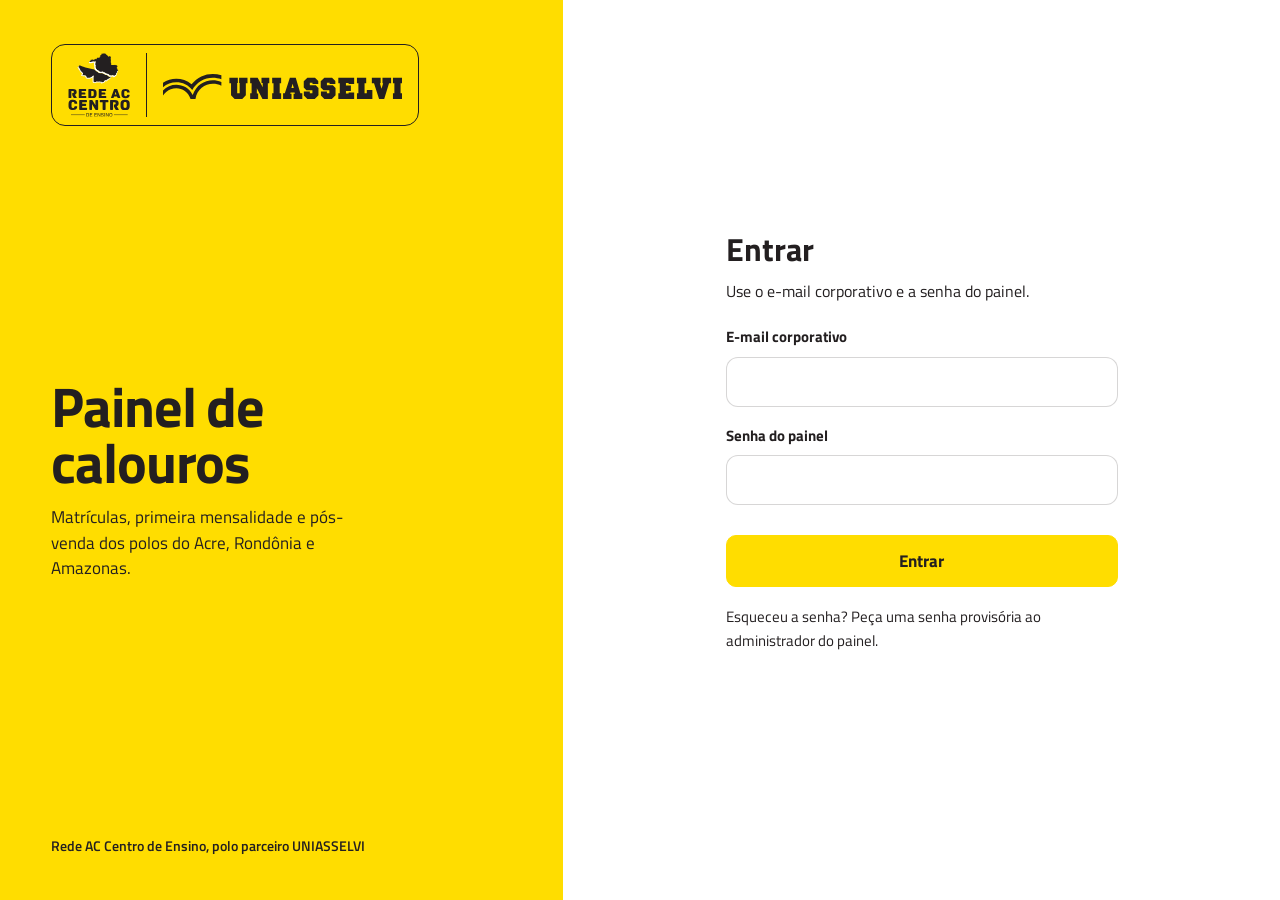
<file: index.html>
<!DOCTYPE html>
<html lang="pt-BR" data-theme="light">
<head>
<meta charset="UTF-8">
<meta name="viewport" content="width=device-width,initial-scale=1.0">
<link href="https://fonts.googleapis.com/css2?family=Titillium+Web:wght@300;400;600;700&display=swap" rel="stylesheet">
<title>Calouros da Rede AC Centro</title>
<script src="assets/vendor/chart.umd.js"></script>
<script src="assets/vendor/xlsx.full.min.js"></script>
<script src="assets/vendor/supabase.js"></script>
<style>
/* ══ DARK ══ */
[data-theme="dark"]{
  --y:#FFD600;--yg:rgba(255,214,0,.15);--yd:rgba(255,214,0,.07);
  --bg:#06070a;--b2:#0c0d11;--b3:#111318;--b4:#181a20;--b5:#1e2028;--b6:#252830;
  --br:rgba(255,255,255,.06);--br2:rgba(255,255,255,.11);
  --tx:#eef0f4;--tx2:#8a8f9e;--tx3:#3e4250;
  --g:#22c55e;--r:#ef4444;--o:#f97316;--bl:#3b82f6;--p:#a855f7;
  --hbg:rgba(6,7,10,.94);--cgrid:rgba(255,255,255,.04);--ctick:#3e4250;
  --chart-border:#0c0d11;
}
/* ══ LIGHT — mesmo padrão claro do dashboard de Rematrícula ══ */
[data-theme="light"]{
  --y:#B8860B;--yg:rgba(184,134,11,.18);--yd:rgba(184,134,11,.09);
  --bg:#f0f2f5;--b2:#e2e5ea;--b3:#ffffff;--b4:#f7f8fa;--b5:#e8eaed;--b6:#dde0e5;
  --br:rgba(0,0,0,.07);--br2:rgba(0,0,0,.13);
  --tx:#0f1117;--tx2:#4a5060;--tx3:#8a8f9e;
  --g:#16a34a;--r:#dc2626;--o:#ea580c;--bl:#2563eb;--p:#7c3aed;
  --hbg:rgba(240,242,245,.96);--cgrid:rgba(0,0,0,.06);--ctick:#9ca3af;
  --chart-border:#ffffff;
}

*{box-sizing:border-box;margin:0;padding:0}
html{scroll-behavior:smooth}
body{font-family:'Inter',system-ui,sans-serif;background:var(--bg);color:var(--tx);
  min-height:100vh;overflow-x:hidden;-webkit-font-smoothing:antialiased;
  cursor:url('data:image/svg+xml;utf8,<svg xmlns="http://www.w3.org/2000/svg" width="24" height="24" viewBox="0 0 24 24"><path d="M3 2 L3 20 L8 16 L11 22 L13.5 21 L10.5 15 L17 15 Z" fill="%23FFD600" stroke="%23000000" stroke-width="1.2" stroke-linejoin="round"/></svg>') 3 2,auto;transition:background .3s,color .3s}
*{cursor:inherit}
a,button,select,.kpi,.ritem,.mrow,.ci,.card-exp,.theme-btn{cursor:url('data:image/svg+xml;utf8,<svg xmlns="http://www.w3.org/2000/svg" width="24" height="24" viewBox="0 0 24 24"><path d="M3 2 L3 20 L8 16 L11 22 L13.5 21 L10.5 15 L17 15 Z" fill="%23FFD600" stroke="%23000000" stroke-width="1.2" stroke-linejoin="round"/></svg>') 3 2,pointer}

.spark{position:fixed;pointer-events:none;z-index:99997;border-radius:50%;
  animation:spark-out .6s ease forwards;}
@keyframes spark-out{0%{opacity:1;transform:translate(-50%,-50%) scale(1)}
  100%{opacity:0;transform:translate(var(--sx),var(--sy)) scale(0)}}

::-webkit-scrollbar{width:5px;height:5px}
::-webkit-scrollbar-track{background:var(--b2)}
::-webkit-scrollbar-thumb{background:var(--b5);border-radius:3px}

.wm{position:fixed;right:-58px;top:50%;transform:translateY(-50%) rotate(90deg);
  font-size:9px;font-weight:700;letter-spacing:5px;color:rgba(255,214,0,.04);
  text-transform:uppercase;pointer-events:none;z-index:9999;white-space:nowrap;user-select:none}
[data-theme="light"] .wm{color:rgba(0,0,0,.04)}

/* HEADER */
.hdr{display:grid;grid-template-columns:1fr auto 1fr;align-items:center;
  padding:0 32px;height:66px;background:var(--hbg);
  border-bottom:1px solid var(--br);position:sticky;top:0;z-index:300;
  backdrop-filter:blur(32px) saturate(180%);transition:background .3s}
.logo-wrap{display:flex;align-items:center;gap:13px}
.logo-img{height:32px;filter:brightness(0) invert(1);opacity:.9;transition:.3s}
[data-theme="light"] .logo-img{filter:none;opacity:1}
.logo-fb{width:36px;height:36px;background:#FFD600;border-radius:8px;
  display:none;align-items:center;justify-content:center;font-weight:900;font-size:17px;color:#000}
.brand{font-size:13.5px;font-weight:700;color:var(--tx);letter-spacing:-.3px}
.brand-sub{font-size:9.5px;color:var(--tx3);margin-top:2px}
.clock-c{text-align:center;user-select:none}
#ck-t{font-size:20px;font-weight:900;color:var(--y);letter-spacing:3px;
  text-shadow:0 0 30px rgba(255,214,0,.4);font-variant-numeric:tabular-nums}
[data-theme="light"] #ck-t{text-shadow:none}
#ck-d{font-size:9.5px;color:var(--tx3);margin-top:3px;letter-spacing:.4px}
.hdr-r{display:flex;align-items:center;justify-content:flex-end;gap:10px}
.live-wrap{display:flex;align-items:center;gap:6px}
.live{width:6px;height:6px;border-radius:50%;background:var(--g);
  box-shadow:0 0 8px var(--g);animation:pls 2.5s ease infinite}
.live-tx{font-size:9px;color:var(--tx3);letter-spacing:.4px;font-weight:500}
@keyframes pls{0%,100%{box-shadow:0 0 5px var(--g)}50%{box-shadow:0 0 14px var(--g),0 0 24px rgba(34,197,94,.2)}}
.badge{background:#FFD600;color:#000;font-weight:800;font-size:9.5px;
  padding:5px 12px;border-radius:6px;letter-spacing:1.5px;box-shadow:0 0 18px rgba(255,214,0,.3)}
.theme-btn{background:var(--b4);border:1px solid var(--br2);color:var(--tx2);
  padding:6px 12px;border-radius:8px;font-size:11px;font-family:'Inter',sans-serif;
  font-weight:600;display:flex;align-items:center;gap:6px;
  transition:all .2s;white-space:nowrap}
.theme-btn:hover{border-color:#FFD600;color:var(--tx)}

.wrap{max-width:1420px;margin:0 auto;padding:22px 28px 40px}

/* HERO */
.hero{background:linear-gradient(135deg,var(--b4),var(--b2) 65%);
  border:1px solid var(--br);border-radius:18px;
  padding:24px 28px;margin-bottom:16px;position:relative;overflow:hidden;
  animation:fsi .45s cubic-bezier(.2,.8,.2,1) both}
.hero::before{content:'';position:absolute;top:-100px;right:-100px;width:320px;height:320px;
  background:radial-gradient(circle,var(--yg),transparent 70%);pointer-events:none}
.hero::after{content:'UNIASSELVI';position:absolute;bottom:-32px;right:16px;
  font-size:108px;font-weight:900;letter-spacing:-4px;
  color:rgba(255,214,0,.06);pointer-events:none;user-select:none;line-height:1}
[data-theme="light"] .hero::after{color:rgba(0,0,0,.04)}
.hero-top{display:flex;align-items:flex-start;justify-content:space-between;flex-wrap:wrap;gap:12px;margin-bottom:20px}
.hero-title{font-size:18px;font-weight:800;color:var(--tx);letter-spacing:-.4px}
.hero-sub{font-size:11px;color:var(--tx3);margin-top:3px}
.hero-actions{display:flex;gap:8px;flex-wrap:wrap}
.hero-stats{display:flex;gap:0;flex-wrap:wrap}
.hs{padding:0 22px;border-right:1px solid var(--br)}
.hs:first-child{padding-left:0}.hs:last-child{border-right:none}
.hs-v{font-size:22px;font-weight:900;color:var(--y);line-height:1;letter-spacing:-.5px}
.hs-l{font-size:9px;color:var(--tx3);margin-top:3px;text-transform:uppercase;letter-spacing:.7px;font-weight:600}

/* PROJ */
.proj{display:flex;align-items:stretch;background:var(--b2);
  border:1px solid var(--br);border-radius:14px;margin-bottom:16px;overflow:hidden;
  animation:fsi .45s .07s cubic-bezier(.2,.8,.2,1) both}
.pj{flex:1;display:flex;align-items:center;gap:11px;padding:13px 18px;
  border-right:1px solid var(--br);transition:background .2s}
.pj:last-child{border-right:none}
.pj:hover{background:var(--b3)}
.pj-ic{font-size:19px;flex-shrink:0}
.pj-l{font-size:9px;color:var(--tx3);text-transform:uppercase;letter-spacing:.6px;font-weight:600;margin-bottom:3px}
.pj-v{font-size:12.5px;font-weight:700;color:var(--y)}

/* FILTROS */
.filter-wrap{background:var(--b2);border:1px solid var(--br);border-radius:14px;
  padding:13px 16px;margin-bottom:18px;display:flex;align-items:center;gap:10px;flex-wrap:wrap;
  animation:fsi .45s .1s cubic-bezier(.2,.8,.2,1) both}
.fl{font-size:9.5px;color:var(--tx3);font-weight:700;text-transform:uppercase;letter-spacing:.6px;white-space:nowrap}
.divv{width:1px;height:24px;background:var(--br2);flex-shrink:0}
select,input[type=date]{background:var(--b4);border:1px solid var(--br2);color:var(--tx);
  padding:7px 11px;border-radius:9px;font-size:12px;font-family:'Inter',sans-serif;
  outline:none;transition:border-color .2s,box-shadow .2s;}
select{background-image:url("data:image/svg+xml,%3Csvg xmlns='http://www.w3.org/2000/svg' width='10' height='6'%3E%3Cpath d='M0 0l5 6 5-6z' fill='%23888'/%3E%3C/svg%3E");
  background-repeat:no-repeat;background-position:right 10px center;padding-right:28px;appearance:none}
select:hover,select:focus,input[type=date]:hover,input[type=date]:focus{
  border-color:#FFD600;box-shadow:0 0 0 3px var(--yd)}
input[type=date]::-webkit-calendar-picker-indicator{filter:invert(.4)}
.date-sep{font-size:11px;color:var(--tx3)}

/* BOTÕES */
.btn{padding:8px 18px;border-radius:9px;font-size:12px;font-family:'Inter',sans-serif;
  font-weight:700;display:inline-flex;align-items:center;gap:7px;
  transition:all .2s cubic-bezier(.2,.8,.2,1);
  position:relative;overflow:hidden;white-space:nowrap;
  background:#FFD600;color:#000;border:none;
  box-shadow:0 2px 12px rgba(255,214,0,.22)}
.btn:hover{background:#ffe033;box-shadow:0 4px 24px rgba(255,214,0,.4);transform:translateY(-2px)}
.btn:active{transform:scale(.97) translateY(0)}
.btn-gh{background:transparent;color:var(--tx2);box-shadow:none;border:1px solid var(--br2)}
.btn-gh:hover{background:#FFD600;color:#000;border-color:#FFD600;box-shadow:0 4px 20px rgba(255,214,0,.3)}
.btn-sm{padding:6px 13px;font-size:11px}
.ripple{position:absolute;border-radius:50%;background:rgba(0,0,0,.15);
  transform:scale(0);animation:rip .5s linear;pointer-events:none}
@keyframes rip{to{transform:scale(4);opacity:0}}

/* KPIs */
.kg{display:grid;grid-template-columns:repeat(auto-fit,minmax(155px,1fr));gap:11px;margin-bottom:11px}
.kpi{background:var(--b3);border:1px solid var(--br);border-radius:14px;
  padding:17px 18px 14px;position:relative;overflow:hidden;
  transition:transform .25s cubic-bezier(.2,.8,.2,1),border-color .25s,box-shadow .3s;
  animation:fsi .4s ease both}
.kpi::before{content:'';position:absolute;inset:0;opacity:0;
  background:radial-gradient(ellipse at 50% -10%,rgba(255,214,0,.07),transparent 65%);
  transition:opacity .3s}
.kpi:hover{transform:translateY(-5px);border-color:rgba(255,214,0,.2);
  box-shadow:0 16px 48px rgba(0,0,0,.3),0 0 0 1px rgba(255,214,0,.07)}
.kpi:hover::before{opacity:1}
.kpi-top{display:flex;align-items:flex-start;justify-content:space-between;margin-bottom:11px}
.kpi-ic{width:32px;height:32px;border-radius:8px;display:flex;align-items:center;justify-content:center;font-size:14px}
.kpi-det{font-size:8px;color:var(--tx3);font-weight:600;letter-spacing:.3px;
  background:var(--b5);padding:3px 7px;border-radius:4px;border:1px solid var(--br);
  transition:all .2s;white-space:nowrap;font-family:'Inter',sans-serif;line-height:1.4}
.kpi:hover .kpi-det{border-color:rgba(255,214,0,.2);color:var(--y)}
.kpi-l{font-size:9px;color:var(--tx3);font-weight:700;text-transform:uppercase;letter-spacing:.7px;margin-bottom:3px}
.kpi-v{font-size:28px;font-weight:900;line-height:1;letter-spacing:-.5px}
.kpi-s{font-size:10px;color:var(--tx3);margin-top:4px;line-height:1.45}
.kpi-bw{height:2px;background:rgba(128,128,128,.15);border-radius:1px;margin-top:11px;overflow:hidden}
.kpi-bf{height:2px;border-radius:1px;transition:width 1.2s cubic-bezier(.4,0,.2,1)}

.ky .kpi-ic{background:rgba(255,214,0,.1)}.ky .kpi-v{color:var(--y)}.ky .kpi-bf{background:#FFD600}
.kg2c .kpi-ic{background:rgba(34,197,94,.1)}.kg2c .kpi-v{color:var(--g)}.kg2c .kpi-bf{background:var(--g)}
.kr .kpi-ic{background:rgba(239,68,68,.1)}.kr .kpi-v{color:var(--r)}.kr .kpi-bf{background:var(--r)}
.kb .kpi-ic{background:rgba(59,130,246,.1)}.kb .kpi-v{color:var(--bl)}.kb .kpi-bf{background:var(--bl)}
.ko .kpi-ic{background:rgba(249,115,22,.1)}.ko .kpi-v{color:var(--o)}.ko .kpi-bf{background:var(--o)}
.kp .kpi-ic{background:rgba(168,85,247,.1)}.kp .kpi-v{color:var(--p)}.kp .kpi-bf{background:var(--p)}
.kw .kpi-ic{background:rgba(128,128,128,.1)}.kw .kpi-v{color:var(--tx)}.kw .kpi-bf{background:var(--tx2)}

/* MODAL */
.mover{position:fixed;inset:0;background:rgba(0,0,0,.75);z-index:500;
  display:flex;align-items:center;justify-content:center;padding:20px;
  backdrop-filter:blur(14px);animation:fadein .2s ease}
@keyframes fadein{from{opacity:0}to{opacity:1}}
.mbox{background:var(--b3);border:1px solid rgba(255,214,0,.15);border-radius:18px;
  padding:24px;width:100%;max-width:580px;max-height:82vh;overflow-y:auto;
  animation:min .28s cubic-bezier(.34,1.56,.64,1) both;
  box-shadow:0 32px 80px rgba(0,0,0,.7)}
.mbox-big{max-width:920px;max-height:90vh}
@keyframes min{from{opacity:0;transform:scale(.9) translateY(20px)}to{opacity:1;transform:none}}
.mhd{display:flex;align-items:center;justify-content:space-between;margin-bottom:16px}
.mtitle{font-size:14px;font-weight:800;color:var(--tx);letter-spacing:-.2px}
.mclose{width:28px;height:28px;border-radius:7px;border:1px solid var(--br2);
  background:transparent;color:var(--tx2);font-size:14px;
  display:flex;align-items:center;justify-content:center;transition:.2s}
.mclose:hover{border-color:var(--r);color:var(--r);background:rgba(239,68,68,.08)}
.mrow{display:flex;align-items:center;justify-content:space-between;
  padding:10px 13px;border-radius:9px;margin-bottom:5px;
  background:var(--b4);border:1px solid transparent;transition:all .15s}
.mrow:hover{background:var(--b5);border-color:var(--br)}
.mname{font-size:12px;font-weight:600;color:var(--tx)}
.mprog{display:flex;align-items:center;gap:7px;margin-top:5px}
.mpb{flex:1;height:3px;background:var(--b6);border-radius:2px;overflow:hidden}
.mpf{height:3px;border-radius:2px;transition:width .8s cubic-bezier(.4,0,.2,1)}
.mval{font-size:13px;font-weight:800;flex-shrink:0;margin-left:14px}
.msub{font-size:10px;color:var(--tx3);margin-top:1px}

/* SECTION */
.sh{display:flex;align-items:center;gap:12px;margin:20px 0 13px}
.st{font-size:10px;font-weight:700;color:var(--tx2);text-transform:uppercase;
  letter-spacing:.8px;white-space:nowrap;display:flex;align-items:center;gap:7px}
.st-dot{width:5px;height:5px;border-radius:50%;background:#FFD600;box-shadow:0 0 8px #FFD600}
.sl{flex:1;height:1px;background:linear-gradient(90deg,var(--br2),transparent)}

/* CARDS */
.card{background:var(--b3);border:1px solid var(--br);border-radius:14px;
  padding:18px 20px;transition:border-color .2s;animation:fsi .5s ease both;position:relative}
.card:hover{border-color:var(--br2)}
/* botão expandir nos gráficos (não nos kpis) */
.card-exp{position:absolute;top:14px;right:14px;
  background:var(--b5);border:1px solid var(--br);color:var(--tx3);
  padding:4px 9px;border-radius:6px;font-size:9px;font-weight:700;
  font-family:'Inter',sans-serif;letter-spacing:.3px;transition:all .2s;white-space:nowrap}
.card-exp:hover{border-color:var(--y);color:var(--y);background:var(--yd)}
.ct{font-size:9.5px;font-weight:700;color:var(--tx3);text-transform:uppercase;
  letter-spacing:.8px;margin-bottom:14px;display:flex;align-items:center;gap:7px;padding-right:90px}
.ctd{width:4px;height:4px;border-radius:50%;background:#FFD600;box-shadow:0 0 6px #FFD600}

.cr2{display:grid;grid-template-columns:1.65fr 1fr;gap:13px;margin-bottom:13px}
.cr3{display:grid;grid-template-columns:1fr 1fr 1fr;gap:13px;margin-bottom:13px}
.cr2b{display:grid;grid-template-columns:1fr 1fr;gap:13px;margin-bottom:13px}

/* BARRAS META */
.meta-bars{display:flex;flex-direction:column;gap:12px;margin-top:6px}
.mb-item{display:flex;flex-direction:column;gap:4px}
.mb-header{display:flex;align-items:center;justify-content:space-between}
.mb-polo{font-size:11.5px;font-weight:700;color:var(--tx)}
.mb-vals{font-size:10px;color:var(--tx3)}
.mb-track{position:relative;height:10px;background:var(--b5);border-radius:6px;overflow:hidden;margin:2px 0}
.mb-fill{height:10px;border-radius:6px;transition:width 1.3s cubic-bezier(.4,0,.2,1);position:relative;min-width:4px}
/* linha de meta (100%) */
.mb-goal-line{position:absolute;right:0;top:0;width:2px;height:100%;background:rgba(255,255,255,.2);z-index:2}
.mb-sub{font-size:9.5px;color:var(--tx3);margin-top:1px}

/* TABLE */
.tw{overflow-x:auto;border-radius:10px}
.pt{width:100%;border-collapse:collapse;font-size:12px;min-width:680px}
.pt th{text-align:left;font-weight:700;color:var(--tx3);font-size:9px;
  text-transform:uppercase;letter-spacing:.7px;padding:11px 13px;
  border-bottom:1px solid var(--br);white-space:nowrap;background:var(--b2)}
.pt td{padding:11px 13px;border-bottom:1px solid var(--br);color:var(--tx2);vertical-align:middle}
.pt tbody tr{transition:background .12s}
.pt tbody tr:hover td{background:rgba(255,214,0,.03)}
.pt tr.tr-tot td{border-top:1px solid rgba(255,214,0,.12);color:var(--tx);font-weight:700;background:rgba(255,214,0,.03)}
.pl{display:inline-flex;align-items:center;justify-content:center;
  min-width:30px;padding:3px 9px;border-radius:20px;font-size:11px;font-weight:700}
.pg{background:rgba(34,197,94,.1);color:var(--g);border:1px solid rgba(34,197,94,.18)}
.pr2{background:rgba(239,68,68,.1);color:var(--r);border:1px solid rgba(239,68,68,.18)}
.px{background:rgba(128,128,128,.08);color:var(--tx3);border:1px solid var(--br)}
.pw{display:flex;align-items:center;gap:7px}
.pb{flex:1;height:4px;background:var(--b5);border-radius:2px;min-width:55px;overflow:hidden}
.pf{height:4px;border-radius:2px;transition:width 1.2s cubic-bezier(.4,0,.2,1)}
.pp{font-size:10px;font-weight:700;min-width:34px;text-align:right}

/* RANK */
.rank-list{display:flex;flex-direction:column;gap:7px}
.ritem{display:flex;align-items:center;gap:11px;padding:11px 13px;
  background:var(--b4);border-radius:10px;border:1px solid var(--br);
  transition:all .22s cubic-bezier(.2,.8,.2,1)}
.ritem:hover{background:var(--b5);border-color:rgba(255,214,0,.18);transform:translateX(4px)}
.rmed{font-size:17px;width:24px;text-align:center;flex-shrink:0}
.rnum{font-size:10px;font-weight:700;color:var(--tx3);width:20px;text-align:center;flex-shrink:0}
.rinfo{flex:1;min-width:0}
.rname{font-size:12.5px;font-weight:700;color:var(--tx);white-space:nowrap;overflow:hidden;text-overflow:ellipsis}
.rpolo{font-size:9.5px;color:var(--tx3);margin-top:1px}
.rbg{height:3px;background:var(--b6);border-radius:2px;margin-top:6px}
.rbf{height:3px;border-radius:2px;transition:width .9s cubic-bezier(.4,0,.2,1)}
.rbadge{font-size:11px;font-weight:800;padding:4px 10px;border-radius:20px;white-space:nowrap}
.rmore-btn{width:100%;padding:9px;border-radius:9px;border:1px dashed var(--br2);
  background:transparent;color:var(--tx3);font-size:11px;font-weight:600;
  font-family:'Inter',sans-serif;transition:all .2s;margin-top:4px;
  display:flex;align-items:center;justify-content:center;gap:6px}
.rmore-btn:hover{border-color:var(--y);color:var(--y);background:var(--yd)}
.rmore-hidden{display:none;flex-direction:column;gap:7px}
.rmore-hidden.open{display:flex}

/* CURSOS */
.curso-sec{margin-bottom:14px}
.curso-sec-label{font-size:9px;color:var(--tx3);font-weight:700;text-transform:uppercase;
  letter-spacing:.7px;margin-bottom:8px;display:flex;align-items:center;gap:6px}
.curso-sec-label::after{content:'';flex:1;height:1px;background:var(--br)}
.ci{display:flex;align-items:center;gap:9px;padding:7px 0;border-bottom:1px solid var(--br)}
.ci:last-child{border-bottom:none}
.ci-rank{font-size:9px;color:var(--tx3);font-weight:700;width:16px;text-align:right;flex-shrink:0}
.ci-name{flex:1;font-size:11.5px;color:var(--tx);white-space:nowrap;overflow:hidden;text-overflow:ellipsis}
.ci-bg{width:56px;height:3px;background:var(--b5);border-radius:2px;flex-shrink:0}
.ci-f{height:3px;border-radius:2px;transition:width .9s cubic-bezier(.4,0,.2,1)}
.ci-n{font-size:12px;font-weight:700;flex-shrink:0;min-width:18px;text-align:right}

/* GAUGE */
.gc{display:flex;flex-direction:column;align-items:center;padding:4px 0}
.gv{font-size:38px;font-weight:900;color:var(--y);line-height:1;letter-spacing:-1px;text-shadow:0 0 28px rgba(255,214,0,.35)}
.gl{font-size:9px;color:var(--tx3);margin-top:4px;text-transform:uppercase;letter-spacing:.7px;font-weight:600}

/* TOAST */
#toast-c{position:fixed;bottom:24px;right:24px;z-index:600;display:flex;flex-direction:column;gap:10px;align-items:flex-end}
.toast{background:var(--b3);border:1px solid var(--br2);border-radius:12px;
  padding:12px 16px;min-width:260px;max-width:330px;
  box-shadow:0 8px 32px rgba(0,0,0,.3);display:flex;align-items:flex-start;gap:10px;
  animation:t-in .35s cubic-bezier(.34,1.56,.64,1) both}
.toast.out{animation:t-out .3s ease forwards}
@keyframes t-in{from{opacity:0;transform:translateX(40px) scale(.92)}to{opacity:1;transform:none}}
@keyframes t-out{to{opacity:0;transform:translateX(40px) scale(.92)}}
.t-ic{font-size:18px;flex-shrink:0;line-height:1.2}
.t-body{flex:1}
.t-title{font-size:12px;font-weight:700;color:var(--tx);margin-bottom:2px}
.t-msg{font-size:11px;color:var(--tx3);line-height:1.4}
.t-bar{height:2px;background:var(--br2);border-radius:1px;margin-top:8px;overflow:hidden}
.t-bf{height:2px;border-radius:1px;animation:t-bar 5s linear forwards}
@keyframes t-bar{from{width:100%}to{width:0%}}

/* LOADING */
#loading{display:flex;flex-direction:column;align-items:center;justify-content:center;padding:80px;gap:16px}
.spin{width:40px;height:40px;border:2.5px solid var(--b5);border-top-color:#FFD600;
  border-radius:50%;animation:sp .7s linear infinite;box-shadow:0 0 20px rgba(255,214,0,.2)}
@keyframes sp{to{transform:rotate(360deg)}}
.ld-tx{font-size:12px;color:var(--tx3);animation:bk 1.4s ease infinite}
@keyframes bk{0%,100%{opacity:.3}50%{opacity:1}}

.ftr{text-align:center;padding:20px 0 0;font-size:10px;color:var(--tx3);
  border-top:1px solid var(--br);margin-top:10px;letter-spacing:.5px}
.ftr span{color:var(--y);font-weight:700}

@keyframes fsi{from{opacity:0;transform:translateY(14px)}to{opacity:1;transform:translateY(0)}}

@media(max-width:1000px){
  .cr2,.cr3,.cr2b{grid-template-columns:1fr}
  .kg{grid-template-columns:repeat(2,1fr)}
  .wrap{padding:12px 14px 30px}.hdr{padding:0 16px;height:58px}
  .clock-c,.badge{display:none}.hero::after{display:none}
  .proj{flex-wrap:wrap}.pj{min-width:45%}
  body,*{cursor:auto!important}
}
</style>

<style>
#crm-dialog{position:fixed;inset:2vh 2vw;width:96vw;max-width:none;height:96vh;max-height:none;margin:0;padding:22px;background:var(--bg);color:var(--tx);border:1px solid var(--br2);border-radius:16px;z-index:1000;overflow:auto}
#crm-dialog::backdrop{background:#000b} .crm-bar{display:flex;gap:10px;align-items:end;flex-wrap:wrap;margin:16px 0}
#crm-dialog label{display:flex;flex-direction:column;gap:6px;font-size:11px;color:var(--tx2)}
#crm-dialog input,#crm-dialog textarea{background:var(--b4);color:var(--tx);border:1px solid var(--br2);border-radius:8px;padding:10px;font:inherit}
#crm-dialog textarea{min-height:100px;width:100%;resize:vertical} .crm-info{color:var(--tx2);font-size:12px;line-height:1.8}
.crm-tag{display:inline-block;padding:5px 8px;border:1px solid currentColor;border-radius:7px;font-size:11px;white-space:nowrap}
.crm-s0{color:var(--tx2)} .crm-s1{color:var(--g)} .crm-s2{color:var(--bl)} .crm-s3{color:var(--o)}
#crm-editor{margin:16px 0;padding:20px;background:var(--b3);border:1px solid var(--br2);border-radius:12px}
#crm-message{min-height:24px;white-space:pre-wrap;font-size:13px;margin:8px 0} .crm-history{padding:12px 0;border-bottom:1px solid var(--br2);white-space:pre-wrap;font-size:12px;line-height:1.7}
.crm-conflict{border:1px solid var(--o);padding:14px;border-radius:8px;white-space:pre-wrap;font-size:12px}
@media(max-width:650px){#crm-dialog{padding:12px}.crm-bar>*{max-width:100%}}
</style>






























<link rel="stylesheet" href="assets/release-a2055ce4dba0.css">
<link rel="stylesheet" href="assets/marca.css?v=32">
<link rel="stylesheet" href="assets/crm-comercial.css?v=11">
<link rel="stylesheet" href="assets/avisos.css?v=6">
</head>
<body><section id="auth-screen"><aside class="auth-marca"><div class="marcas" role="img" aria-label="Rede AC Centro de Ensino e UNIASSELVI"><img class="m-rede" src="assets/marca/rede-ac-centro.svg" alt=""><span class="divisa"></span><img class="m-uni" src="assets/marca/uniasselvi-horizontal.svg" alt=""></div><div><h2>Painel de calouros</h2><p>Matrículas, primeira mensalidade e pós-venda dos polos do Acre, Rondônia e Amazonas.</p></div><small>Rede AC Centro de Ensino, polo parceiro UNIASSELVI</small></aside><div class="auth-card"><h1>Entrar</h1><p>Use o e-mail corporativo e a senha do painel.</p>
<form id="login-form" onsubmit="login(event)"><label>E-mail corporativo<input id="login-email" type="email" autocomplete="username" required></label><label>Senha do painel<input id="login-password" type="password" autocomplete="current-password" required></label><button id="login-submit" class="btn">Entrar</button><p class="auth-ajuda">Esqueceu a senha? Peça uma senha provisória ao administrador do painel.</p></form>
<form id="password-form" hidden onsubmit="changePassword(event)"><label>Senha atual ou provisória<input id="current-password" type="password" autocomplete="current-password" required></label><label>Nova senha (mínimo 12 caracteres)<input id="new-password" type="password" minlength="12" maxlength="128" autocomplete="new-password" required></label><label>Repita a nova senha<input id="confirm-password" type="password" minlength="12" autocomplete="new-password" required></label><button id="password-submit" class="btn">Salvar nova senha</button><button type="button" class="btn btn-gh" onclick="logout()">Sair</button></form><p id="auth-message" role="status" aria-live="polite"></p></div></section><main id="app-shell" hidden inert>
<div id="toast-c"></div>


<!-- HEADER -->
<div class="hdr">
  <div class="logo-wrap">
    <div class="marcas" role="img" aria-label="Rede AC Centro de Ensino e UNIASSELVI"><img class="m-rede" src="assets/marca/rede-ac-centro.svg" alt=""><span class="divisa"></span><img class="m-uni" src="assets/marca/uniasselvi-horizontal.svg" alt=""></div>
    <div><div class="brand">Rede AC Centro de Ensino</div>
    <div class="brand-sub">Acompanhamento de calouros na 1ª mensalidade</div></div>
  </div>
  <div class="clock-c"><div id="ck-t">00:00:00</div><div id="ck-d"></div></div>
  <div class="hdr-r">
    <button class="theme-btn" onclick="toggleTheme()" id="theme-btn"> Dark</button>
    <div class="live-wrap"><div class="live"></div><div class="live-tx">RELATÓRIO</div></div>
    <div class="badge">UNIASSELVI</div>
  </div>
</div>

<!-- MODAL -->
<div class="mover" id="modal" style="display:none" onclick="if(event.target===this)closeModal()">
  <div class="mbox" id="mbox">
    <div class="mhd"><div class="mtitle" id="mtitle">Detalhes</div>
      <button class="mclose" onclick="closeModal()" aria-label="Fechar detalhes" title="Fechar"><svg aria-hidden="true" width="20" height="20" viewBox="0 0 24 24" fill="none" stroke="currentColor" stroke-width="2"><path d="M6 6l12 12M6 18L18 6"/></svg></button></div>
    <div id="mbody"></div>
  </div>
</div>

<div class="wrap"><div id="update-notice" class="update-notice" role="status" hidden></div><div class="account-bar"><span id="session-label"></span><button class="btn btn-y btn-sm" onclick="openCRM('total',true)">Acompanhar alunos</button><button class="btn btn-y btn-sm cc-open" onclick="openCC()">CRM Comercial</button><button class="btn btn-gh btn-sm" id="admin-button" hidden onclick="openAdmin()">Administração</button><button class="btn btn-gh btn-sm" onclick="showPasswordChange()">Trocar senha</button><button class="btn btn-gh btn-sm" onclick="logout()">Sair</button></div>
<!-- HERO -->
<div class="hero" id="hero-sec" style="display:none">
  <div class="hero-top">
    <div><div class="hero-title"> Painel de Calouros</div>
    <div class="hero-polo" id="hero-polo"></div><div class="hero-sub" id="hero-sub">Monitoramento em tempo real</div></div>
    <div class="hero-actions">
      <a href="https://arissondiniz.github.io/DASHSREDEAC/" class="btn btn-gh" style="text-decoration:none">Voltar ao menu</a>
      <button class="btn btn-gh" onclick="refreshData(event)">Atualizar dados</button>
    </div>
  </div>
  <div class="hero-stats" id="hero-st"></div>
</div>

<!-- PROJEÇÃO -->


<!-- FILTROS -->
<div class="filter-wrap" id="filters" style="display:none">
  <label>Campanha <select id="f-campaign" onchange="fetchData()"></select></label><span class="fl"> Região</span>
  <select id="f-regiao" onchange="onRegiaoChange()">
    <option value="TODOS">Todas as regiões</option>
    <option value="AC">Acre</option>
    <option value="RO">Rondônia</option>
    <option value="AM">Amazonas</option>
  </select>
  <div class="divv"></div>
  <span class="fl"> Polo</span>
  <select id="f-polo" onchange="renderAll()">
    <option value="TODOS">Todos os polos</option>
  </select>
  <div class="divv"></div>
  <span class="fl"> Período</span>
  <select id="f-period" onchange="onPeriodChange()">
    <option value="all">Todo o período</option>
    <option value="today">Hoje</option>
    <option value="week">Esta semana</option>
    <option value="month">Este mês</option>
    <option value="year">Este ano</option>
    <option value="custom">Personalizado</option>
  </select>
  <div id="custom-dates" style="display:none;align-items:center;gap:7px">
    <input type="date" id="f-from" onchange="renderAll()">
    <span class="date-sep">até</span>
    <input type="date" id="f-to" onchange="renderAll()">
    <button class="btn btn-sm" onclick="renderAll()">Filtrar</button>
  </div>
</div>

<p class="context" id="filter-error" role="alert"></p><details class="period-help"><summary>Como funciona o período?</summary><label>Analisar <select id="f-mode" onchange="renderAll()"><option value="events">Movimentações no período</option><option value="cohort">Alunos matriculados no período</option></select></label><p class="context" id="metric-context"></p><p class="context" id="meta-context"></p></details><p id="load-error" hidden></p><button id="load-retry" hidden onclick="fetchData()">Tentar novamente</button>
<!-- LOADING -->
<div id="loading" style="display:none"><div class="spin"></div><div class="ld-tx">Consultando dados autorizados...</div></div>

<!-- CONTENT -->
<div id="content" style="display:none">
  <div class="indicator-grid"><div class="kg" id="kg1"></div>
  <div class="kg" id="kg2"></div></div>

  <!-- CORRIDA PARA META -->
  <div class="sh"><div class="st"><div class="st-dot"></div>Corrida para a meta por polo</div><div class="sl"></div></div>
  <div class="goal-only">
    <div class="card" id="card-meta">
      <button class="card-exp" onclick="expandMetaBars()"> Expandir</button>
      
      <p class="context" id="campaign-deadline"></p><div class="meta-bars" id="meta-bars"></div>
    </div>

  </div>

  <section class="card work-queue"><div class="ct">Pós-venda por polo</div><div id="work-queue" class="post-sale-table"></div></section>
  <!-- RANKINGS -->
  <div class="sh"><div class="st"><div class="st-dot"></div>Rankings</div><div class="sl"></div></div>
  <div class="cr2b">
    <div class="card" id="rank-card">
      <div class="ct"><div class="ctd"></div> Colaboradores com mais pagamentos confirmados</div>
<div class="rank-toolbar">      <button class="rmore-btn" id="rank-more-btn" onclick="toggleRankMore()" style="display:none">
        <span id="rmi"></span><span id="rmtx">Ver mais</span>
      </button><button class="btn btn-gh btn-sm" onclick="rankJump(false)">Início</button><button class="btn btn-gh btn-sm" onclick="rankJump(true)">Final</button></div><div class="rank-scroll" id="rank-scroll">
      <div class="rank-list" id="rank-top"></div>
      <div class="rmore-hidden" id="rank-rest"></div></div>

    </div>
    <div class="card">
      <div class="ct"><div class="ctd"></div> Cursos mais e menos vendidos</div>
      <div id="cursos-list"></div>
    </div>
  </div>

  <!-- TABELA -->
  <div class="sh"><div class="st"><div class="st-dot"></div>Situação de cada polo</div><div class="sl"></div></div>
  <div class="card" style="margin-bottom:10px;padding:0">
    <div class="tw"><table class="pt" id="polo-table"></table></div>
  </div>
</div>

<div class="ftr">Painel da Rede AC Centro de Ensino, polo parceiro UNIASSELVI. Feito por <span>Arisson Diniz</span>.</div>
</div>

</main><dialog id="crm-dialog" aria-labelledby="crm-title">
<div style="display:flex;justify-content:space-between;gap:12px"><h2 id="crm-title">Acompanhamento de alunos</h2><button class="btn btn-gh" onclick="closeCRM()">Fechar</button></div>
<p class="crm-info" id="crm-context"></p>
<div id="crm-update-notice" class="update-notice" role="status" hidden></div><div class="crm-jump"><button class="btn btn-gh btn-sm" onclick="crmJump(false)">Início</button><button class="btn btn-gh btn-sm" onclick="crmJump(true)">Final</button></div><div id="crm-meudia" class="meudia"></div><nav class="crm-tabs" aria-label="Grupos de alunos"><button class="btn btn-gh" data-view="total" onclick="crmView('total')">Todos</button><button class="btn btn-gh" data-view="welcome" onclick="crmView('welcome')">Recepção</button><button class="btn btn-gh" data-view="naoPaga" onclick="crmView('naoPaga')">Sem pagamento</button><button class="btn btn-gh" data-view="paga" onclick="crmView('paga')">Pagos</button><button class="btn btn-gh" data-view="cancel" onclick="crmView('cancel')">Cancelados</button></nav><div id="crm-quick" class="crm-tabs" hidden><button class="btn btn-gh btn-sm" data-quick="academic" data-value="yes" onclick="quickFilter('academic','yes')">Com indicação de nota</button><button class="btn btn-gh btn-sm" data-quick="credit" data-value="yes" onclick="quickFilter('credit','yes')">Com aproveitamento</button><button class="btn btn-gh btn-sm" data-quick="due" data-value="overdue" onclick="quickFilter('due','overdue')">Vencimento previsto passado</button><button class="btn btn-gh btn-sm" data-quick="due" data-value="future" onclick="quickFilter('due','future')">A vencer</button></div><div class="crm-bar crm-basic"><label>Nome ou matrícula<input id="crm-search" type="search" oninput="filterCRM()" placeholder="Digite para buscar"></label><label>Polo<select id="crm-polo" onchange="filterCRM()"></select></label><label>Acompanhamento<select id="crm-status" onchange="changeCRMStatusFilter()"><option value="">Todos</option><option>Não contatado</option><option>Contatado</option><option>Aguardando retorno</option><option>Retornar depois</option><option>Contato inexistente</option><option>Solicitou cancelamento</option><option>Cancelado</option></select></label><button class="btn btn-gh" onclick="resetCRMFilters()">Limpar filtros</button></div><details id="crm-more"><summary>Mais filtros <span id="crm-filter-count"></span></summary><div class="crm-bar"><label>Situação no acompanhamento<select id="crm-payment" onchange="filterCRM()"><option value="naoPaga">Não pagaram (ativos)</option><option value="paga">1ª mensalidade paga</option><option value="ativos">Matrículas ativas</option><option value="cancel">Cancelados</option><option value="total">Todos, exceto cancelados</option><option value="missing">Ausentes do relatório</option></select></label><label>Período da lista<select id="crm-period" onchange="filterCRM()"><option value="selected">Mesmo período do indicador</option><option value="all">Toda a campanha</option></select></label><label>Mês da promessa<input id="crm-promise-month" type="month" onchange="changePromiseFilter()"></label><label>Situação da promessa<select id="crm-promise-state" onchange="changePromiseFilter()"><option value="">Sem filtro</option><option value="all">Todas as promessas</option><option value="pending">Aguardando pagamento</option><option value="overdue">Vencidas sem pagamento</option><option value="paid">Já pagas</option></select></label><label>Indicação de nota<select id="crm-academic" onchange="filterCRM()"><option value="">Todas</option><option value="yes">Com indicação de nota</option><option value="no">Sem indicação de nota no relatório</option></select></label><label>Aproveitamento<select id="crm-credit" onchange="filterCRM()"><option value="">Todos</option><option value="yes">Com aproveitamento (S)</option><option value="no">Sem aproveitamento (N)</option><option value="unknown">Não informado</option></select></label><label>Vencimento previsto<select id="crm-due" onchange="filterCRM()"><option value="">Todos</option><option value="future">A vencer</option><option value="today">Vence hoje</option><option value="overdue">Vencido</option><option value="unknown">Data indisponível</option></select></label><label>Prioridade<select id="crm-priority" onchange="filterCRM()"><option value="">Todas</option><option value="new">Não contatados</option><option value="welcome">Recepção pendente</option><option value="welcome_attempt">Recepção: tentativa sem resposta</option><option value="welcome_done">Recepção concluída</option><option value="unrecorded">Sem registro de acompanhamento</option><option value="promise_today">Promessas hoje</option><option value="promise_pending">Promessas pendentes (inclui vencidas)</option><option value="today">Retorno hoje</option><option value="late">Retorno atrasado</option><option value="promise">Promessa vencida sem pagamento</option><option value="idle">Sem pagar e sem contato há X dias</option></select></label><label>Dias sem contato<input id="crm-days" type="number" value="7" min="1" max="3650" onchange="filterCRM()" style="width:95px"></label><label>Ordenação<select id="crm-order" onchange="filterCRM()"><option value="priority">Prioridade de retorno</option><option value="name">Nome</option></select></label></div><p class="crm-info">Vencimento previsto pelo mês da matrícula: dia 10 do mês seguinte; junho: 10/08. Confira o boleto antes de tratar como atraso. Aproveitamento reproduz o indicador do relatório e não comprova avaliação realizada.</p></details><div class="crm-actions"><button class="btn btn-gh btn-sm" onclick="fetchData()">Atualizar dados</button><details><summary>Exportar lista</summary><button class="btn btn-gh btn-sm" onclick="exportCRM()">Excel</button><button class="btn btn-gh btn-sm" onclick="exportCRM('csv')">CSV</button></details></div><p id="crm-promise-summary" class="crm-info promise-summary" role="status" hidden></p><p id="crm-count" class="crm-info"></p><div id="crm-message" role="status" aria-live="polite"></div>
<div id="crm-editor" role="region" aria-label="Ficha do aluno" hidden></div>
<div class="tw"><table class="pt"><thead><tr><th>Aluno / matrícula</th><th>Curso / polo</th><th>Situação</th><th>Último contato</th><th>Próximo retorno</th><th>Ação</th></tr></thead><tbody id="crm-rows"></tbody></table></div>
<div class="crm-bar"><button class="btn btn-gh btn-sm" onclick="crmJump(false)">Início da tela</button><button class="btn btn-gh btn-sm" onclick="crmJump(true)">Final da tela</button><button class="btn btn-gh btn-sm" onclick="crmPage(-1)">Anterior</button><span id="crm-page" class="crm-info"></span><button class="btn btn-gh btn-sm" onclick="crmPage(1)">Próxima</button></div>
</dialog>
<dialog id="cc-dialog" aria-labelledby="cc-title">
<div class="cc-topo"><div><h2 id="cc-title">CRM Comercial</h2><p class="cc-intro">Leads e inscritos que ainda não fizeram matrícula. Quem matricular vai sozinho para o pós-venda.</p></div>
<div class="cc-topo-acoes"><button class="btn btn-gh" onclick="closeCC()">Fechar</button></div></div>
<p id="cc-message" class="cc-msg" role="status" aria-live="polite"></p>
<div id="cc-meudia" class="meudia"></div>
<nav id="cc-tabs" class="crm-tabs" aria-label="Listas do CRM">
<button class="btn btn-gh" data-v="quente" onclick="ccView('quente')">Novos<b></b></button><button class="btn btn-gh" data-v="inscrito" onclick="ccView('inscrito')">Inscritos<b></b></button>
<button class="btn btn-gh" data-v="lead" onclick="ccView('lead')">Leads<b></b></button>
<button class="btn btn-gh" data-v="hoje" onclick="ccView('hoje')">Retornos de hoje<b></b></button>
<button class="btn btn-gh" data-v="agenda" onclick="ccView('agenda')">Retornos agendados<b></b></button>
<button class="btn btn-gh" data-v="conv" onclick="ccView('conv')">Convalidação<b></b></button>
<button class="btn btn-gh" data-v="fim" onclick="ccView('fim')">Encerrados<b></b></button>
</nav>
<div class="cc-filtros">
<label>Buscar<input id="cc-search" type="search" oninput="ccFilter()" placeholder="Nome, CPF, celular ou código de inscrição"></label>
<label>Polo<select id="cc-polo" onchange="ccFilter()"></select></label>
<label>Curso<select id="cc-curso" onchange="ccFilter()"></select></label>
<label>Situação<select id="cc-sit" onchange="ccFilter()"><option value="">Todas</option><option>Sem contato</option><option value="Não atendeu">Sem resposta</option><option>Conversando</option><option>Aguardando convalidação</option><option>Retornar em outra data</option><option>Sem interesse no momento</option><option>Número inexistente</option></select></label>
<label>Ordem<select id="cc-ordem" onchange="ccFilter()"><option value="prioridade">Prioridade</option><option value="recentes">Mais recentes</option><option value="antigos">Mais antigos</option><option value="retorno">Data de retorno</option></select></label>
<button class="btn btn-gh" onclick="ccReset()">Limpar</button>
</div>
<p id="cc-count"></p>
<div class="tw"><table class="pt"><thead><tr><th>Nome</th><th>Curso e polo</th><th>Chegou</th><th>Situação</th><th><span class="sr-only">Ações</span></th></tr></thead><tbody id="cc-rows"></tbody></table></div>
<div class="cc-paginas"><button id="cc-prev" class="btn btn-gh btn-sm" onclick="ccPage(-1)">Anterior</button><span id="cc-page"></span><button id="cc-next" class="btn btn-gh btn-sm" onclick="ccPage(1)">Próxima</button></div>
<aside id="cc-editor" aria-label="Ficha do contato" hidden></aside>
</dialog>
<dialog id="admin-dialog" aria-labelledby="admin-title"><div class="account-bar"><h2 id="admin-title">Administração</h2><button class="btn btn-gh" onclick="closeAdmin()">Fechar</button></div><p id="admin-message" role="status"></p><div id="admin-secret" hidden></div><div id="admin-body"></div></dialog>




































<script src="assets/avisos.js?v=1"></script>
<script src="assets/painel-marca-1.js?v=36"></script>
<script src="assets/envio.js?v=3"></script>
<script src="assets/crm-mensagens.js?v=1"></script>
<script src="assets/crm-comercial.js?v=12"></script>
</body></html>
</file>
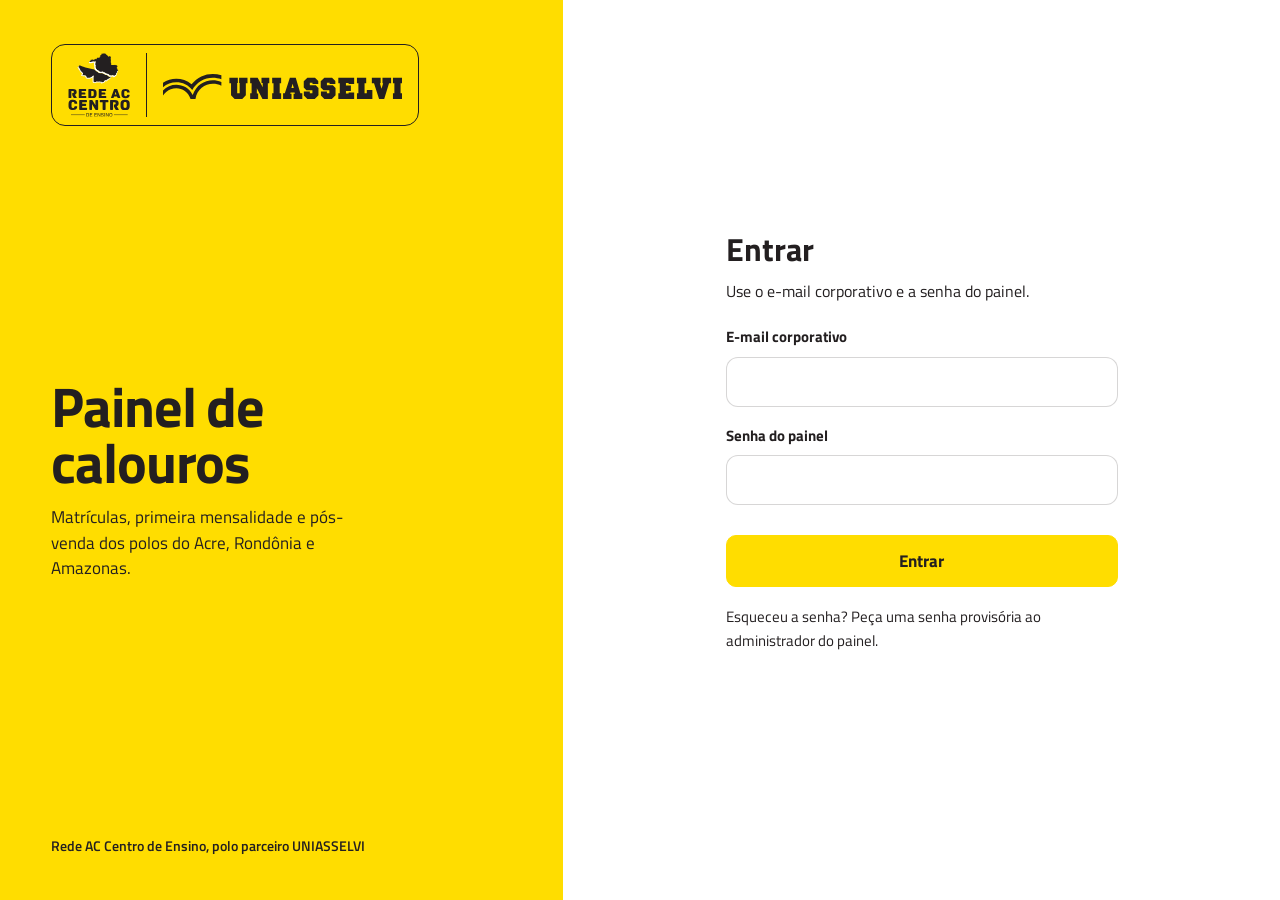
<file: novo/index.html>
<!DOCTYPE html>
<html lang="pt-BR" data-theme="light">
<head>
<meta charset="UTF-8">
<meta name="viewport" content="width=device-width,initial-scale=1.0">
<link href="https://fonts.googleapis.com/css2?family=Titillium+Web:wght@300;400;600;700&display=swap" rel="stylesheet">
<title>Calouros da Rede AC Centro</title>
<script src="../assets/vendor/chart.umd.js"></script>
<script src="../assets/vendor/xlsx.full.min.js"></script>
<script src="../assets/vendor/supabase.js"></script>
<style>
/* ══ DARK ══ */
[data-theme="dark"]{
  --y:#FFD600;--yg:rgba(255,214,0,.15);--yd:rgba(255,214,0,.07);
  --bg:#06070a;--b2:#0c0d11;--b3:#111318;--b4:#181a20;--b5:#1e2028;--b6:#252830;
  --br:rgba(255,255,255,.06);--br2:rgba(255,255,255,.11);
  --tx:#eef0f4;--tx2:#8a8f9e;--tx3:#3e4250;
  --g:#22c55e;--r:#ef4444;--o:#f97316;--bl:#3b82f6;--p:#a855f7;
  --hbg:rgba(6,7,10,.94);--cgrid:rgba(255,255,255,.04);--ctick:#3e4250;
  --chart-border:#0c0d11;
}
/* ══ LIGHT — mesmo padrão claro do dashboard de Rematrícula ══ */
[data-theme="light"]{
  --y:#B8860B;--yg:rgba(184,134,11,.18);--yd:rgba(184,134,11,.09);
  --bg:#f0f2f5;--b2:#e2e5ea;--b3:#ffffff;--b4:#f7f8fa;--b5:#e8eaed;--b6:#dde0e5;
  --br:rgba(0,0,0,.07);--br2:rgba(0,0,0,.13);
  --tx:#0f1117;--tx2:#4a5060;--tx3:#8a8f9e;
  --g:#16a34a;--r:#dc2626;--o:#ea580c;--bl:#2563eb;--p:#7c3aed;
  --hbg:rgba(240,242,245,.96);--cgrid:rgba(0,0,0,.06);--ctick:#9ca3af;
  --chart-border:#ffffff;
}

*{box-sizing:border-box;margin:0;padding:0}
html{scroll-behavior:smooth}
body{font-family:'Inter',system-ui,sans-serif;background:var(--bg);color:var(--tx);
  min-height:100vh;overflow-x:hidden;-webkit-font-smoothing:antialiased;
  cursor:url('data:image/svg+xml;utf8,<svg xmlns="http://www.w3.org/2000/svg" width="24" height="24" viewBox="0 0 24 24"><path d="M3 2 L3 20 L8 16 L11 22 L13.5 21 L10.5 15 L17 15 Z" fill="%23FFD600" stroke="%23000000" stroke-width="1.2" stroke-linejoin="round"/></svg>') 3 2,auto;transition:background .3s,color .3s}
*{cursor:inherit}
a,button,select,.kpi,.ritem,.mrow,.ci,.card-exp,.theme-btn{cursor:url('data:image/svg+xml;utf8,<svg xmlns="http://www.w3.org/2000/svg" width="24" height="24" viewBox="0 0 24 24"><path d="M3 2 L3 20 L8 16 L11 22 L13.5 21 L10.5 15 L17 15 Z" fill="%23FFD600" stroke="%23000000" stroke-width="1.2" stroke-linejoin="round"/></svg>') 3 2,pointer}

.spark{position:fixed;pointer-events:none;z-index:99997;border-radius:50%;
  animation:spark-out .6s ease forwards;}
@keyframes spark-out{0%{opacity:1;transform:translate(-50%,-50%) scale(1)}
  100%{opacity:0;transform:translate(var(--sx),var(--sy)) scale(0)}}

::-webkit-scrollbar{width:5px;height:5px}
::-webkit-scrollbar-track{background:var(--b2)}
::-webkit-scrollbar-thumb{background:var(--b5);border-radius:3px}

.wm{position:fixed;right:-58px;top:50%;transform:translateY(-50%) rotate(90deg);
  font-size:9px;font-weight:700;letter-spacing:5px;color:rgba(255,214,0,.04);
  text-transform:uppercase;pointer-events:none;z-index:9999;white-space:nowrap;user-select:none}
[data-theme="light"] .wm{color:rgba(0,0,0,.04)}

/* HEADER */
.hdr{display:grid;grid-template-columns:1fr auto 1fr;align-items:center;
  padding:0 32px;height:66px;background:var(--hbg);
  border-bottom:1px solid var(--br);position:sticky;top:0;z-index:300;
  backdrop-filter:blur(32px) saturate(180%);transition:background .3s}
.logo-wrap{display:flex;align-items:center;gap:13px}
.logo-img{height:32px;filter:brightness(0) invert(1);opacity:.9;transition:.3s}
[data-theme="light"] .logo-img{filter:none;opacity:1}
.logo-fb{width:36px;height:36px;background:#FFD600;border-radius:8px;
  display:none;align-items:center;justify-content:center;font-weight:900;font-size:17px;color:#000}
.brand{font-size:13.5px;font-weight:700;color:var(--tx);letter-spacing:-.3px}
.brand-sub{font-size:9.5px;color:var(--tx3);margin-top:2px}
.clock-c{text-align:center;user-select:none}
#ck-t{font-size:20px;font-weight:900;color:var(--y);letter-spacing:3px;
  text-shadow:0 0 30px rgba(255,214,0,.4);font-variant-numeric:tabular-nums}
[data-theme="light"] #ck-t{text-shadow:none}
#ck-d{font-size:9.5px;color:var(--tx3);margin-top:3px;letter-spacing:.4px}
.hdr-r{display:flex;align-items:center;justify-content:flex-end;gap:10px}
.live-wrap{display:flex;align-items:center;gap:6px}
.live{width:6px;height:6px;border-radius:50%;background:var(--g);
  box-shadow:0 0 8px var(--g);animation:pls 2.5s ease infinite}
.live-tx{font-size:9px;color:var(--tx3);letter-spacing:.4px;font-weight:500}
@keyframes pls{0%,100%{box-shadow:0 0 5px var(--g)}50%{box-shadow:0 0 14px var(--g),0 0 24px rgba(34,197,94,.2)}}
.badge{background:#FFD600;color:#000;font-weight:800;font-size:9.5px;
  padding:5px 12px;border-radius:6px;letter-spacing:1.5px;box-shadow:0 0 18px rgba(255,214,0,.3)}
.theme-btn{background:var(--b4);border:1px solid var(--br2);color:var(--tx2);
  padding:6px 12px;border-radius:8px;font-size:11px;font-family:'Inter',sans-serif;
  font-weight:600;display:flex;align-items:center;gap:6px;
  transition:all .2s;white-space:nowrap}
.theme-btn:hover{border-color:#FFD600;color:var(--tx)}

.wrap{max-width:1420px;margin:0 auto;padding:22px 28px 40px}

/* HERO */
.hero{background:linear-gradient(135deg,var(--b4),var(--b2) 65%);
  border:1px solid var(--br);border-radius:18px;
  padding:24px 28px;margin-bottom:16px;position:relative;overflow:hidden;
  animation:fsi .45s cubic-bezier(.2,.8,.2,1) both}
.hero::before{content:'';position:absolute;top:-100px;right:-100px;width:320px;height:320px;
  background:radial-gradient(circle,var(--yg),transparent 70%);pointer-events:none}
.hero::after{content:'UNIASSELVI';position:absolute;bottom:-32px;right:16px;
  font-size:108px;font-weight:900;letter-spacing:-4px;
  color:rgba(255,214,0,.06);pointer-events:none;user-select:none;line-height:1}
[data-theme="light"] .hero::after{color:rgba(0,0,0,.04)}
.hero-top{display:flex;align-items:flex-start;justify-content:space-between;flex-wrap:wrap;gap:12px;margin-bottom:20px}
.hero-title{font-size:18px;font-weight:800;color:var(--tx);letter-spacing:-.4px}
.hero-sub{font-size:11px;color:var(--tx3);margin-top:3px}
.hero-actions{display:flex;gap:8px;flex-wrap:wrap}
.hero-stats{display:flex;gap:0;flex-wrap:wrap}
.hs{padding:0 22px;border-right:1px solid var(--br)}
.hs:first-child{padding-left:0}.hs:last-child{border-right:none}
.hs-v{font-size:22px;font-weight:900;color:var(--y);line-height:1;letter-spacing:-.5px}
.hs-l{font-size:9px;color:var(--tx3);margin-top:3px;text-transform:uppercase;letter-spacing:.7px;font-weight:600}

/* PROJ */
.proj{display:flex;align-items:stretch;background:var(--b2);
  border:1px solid var(--br);border-radius:14px;margin-bottom:16px;overflow:hidden;
  animation:fsi .45s .07s cubic-bezier(.2,.8,.2,1) both}
.pj{flex:1;display:flex;align-items:center;gap:11px;padding:13px 18px;
  border-right:1px solid var(--br);transition:background .2s}
.pj:last-child{border-right:none}
.pj:hover{background:var(--b3)}
.pj-ic{font-size:19px;flex-shrink:0}
.pj-l{font-size:9px;color:var(--tx3);text-transform:uppercase;letter-spacing:.6px;font-weight:600;margin-bottom:3px}
.pj-v{font-size:12.5px;font-weight:700;color:var(--y)}

/* FILTROS */
.filter-wrap{background:var(--b2);border:1px solid var(--br);border-radius:14px;
  padding:13px 16px;margin-bottom:18px;display:flex;align-items:center;gap:10px;flex-wrap:wrap;
  animation:fsi .45s .1s cubic-bezier(.2,.8,.2,1) both}
.fl{font-size:9.5px;color:var(--tx3);font-weight:700;text-transform:uppercase;letter-spacing:.6px;white-space:nowrap}
.divv{width:1px;height:24px;background:var(--br2);flex-shrink:0}
select,input[type=date]{background:var(--b4);border:1px solid var(--br2);color:var(--tx);
  padding:7px 11px;border-radius:9px;font-size:12px;font-family:'Inter',sans-serif;
  outline:none;transition:border-color .2s,box-shadow .2s;}
select{background-image:url("data:image/svg+xml,%3Csvg xmlns='http://www.w3.org/2000/svg' width='10' height='6'%3E%3Cpath d='M0 0l5 6 5-6z' fill='%23888'/%3E%3C/svg%3E");
  background-repeat:no-repeat;background-position:right 10px center;padding-right:28px;appearance:none}
select:hover,select:focus,input[type=date]:hover,input[type=date]:focus{
  border-color:#FFD600;box-shadow:0 0 0 3px var(--yd)}
input[type=date]::-webkit-calendar-picker-indicator{filter:invert(.4)}
.date-sep{font-size:11px;color:var(--tx3)}

/* BOTÕES */
.btn{padding:8px 18px;border-radius:9px;font-size:12px;font-family:'Inter',sans-serif;
  font-weight:700;display:inline-flex;align-items:center;gap:7px;
  transition:all .2s cubic-bezier(.2,.8,.2,1);
  position:relative;overflow:hidden;white-space:nowrap;
  background:#FFD600;color:#000;border:none;
  box-shadow:0 2px 12px rgba(255,214,0,.22)}
.btn:hover{background:#ffe033;box-shadow:0 4px 24px rgba(255,214,0,.4);transform:translateY(-2px)}
.btn:active{transform:scale(.97) translateY(0)}
.btn-gh{background:transparent;color:var(--tx2);box-shadow:none;border:1px solid var(--br2)}
.btn-gh:hover{background:#FFD600;color:#000;border-color:#FFD600;box-shadow:0 4px 20px rgba(255,214,0,.3)}
.btn-sm{padding:6px 13px;font-size:11px}
.ripple{position:absolute;border-radius:50%;background:rgba(0,0,0,.15);
  transform:scale(0);animation:rip .5s linear;pointer-events:none}
@keyframes rip{to{transform:scale(4);opacity:0}}

/* KPIs */
.kg{display:grid;grid-template-columns:repeat(auto-fit,minmax(155px,1fr));gap:11px;margin-bottom:11px}
.kpi{background:var(--b3);border:1px solid var(--br);border-radius:14px;
  padding:17px 18px 14px;position:relative;overflow:hidden;
  transition:transform .25s cubic-bezier(.2,.8,.2,1),border-color .25s,box-shadow .3s;
  animation:fsi .4s ease both}
.kpi::before{content:'';position:absolute;inset:0;opacity:0;
  background:radial-gradient(ellipse at 50% -10%,rgba(255,214,0,.07),transparent 65%);
  transition:opacity .3s}
.kpi:hover{transform:translateY(-5px);border-color:rgba(255,214,0,.2);
  box-shadow:0 16px 48px rgba(0,0,0,.3),0 0 0 1px rgba(255,214,0,.07)}
.kpi:hover::before{opacity:1}
.kpi-top{display:flex;align-items:flex-start;justify-content:space-between;margin-bottom:11px}
.kpi-ic{width:32px;height:32px;border-radius:8px;display:flex;align-items:center;justify-content:center;font-size:14px}
.kpi-det{font-size:8px;color:var(--tx3);font-weight:600;letter-spacing:.3px;
  background:var(--b5);padding:3px 7px;border-radius:4px;border:1px solid var(--br);
  transition:all .2s;white-space:nowrap;font-family:'Inter',sans-serif;line-height:1.4}
.kpi:hover .kpi-det{border-color:rgba(255,214,0,.2);color:var(--y)}
.kpi-l{font-size:9px;color:var(--tx3);font-weight:700;text-transform:uppercase;letter-spacing:.7px;margin-bottom:3px}
.kpi-v{font-size:28px;font-weight:900;line-height:1;letter-spacing:-.5px}
.kpi-s{font-size:10px;color:var(--tx3);margin-top:4px;line-height:1.45}
.kpi-bw{height:2px;background:rgba(128,128,128,.15);border-radius:1px;margin-top:11px;overflow:hidden}
.kpi-bf{height:2px;border-radius:1px;transition:width 1.2s cubic-bezier(.4,0,.2,1)}

.ky .kpi-ic{background:rgba(255,214,0,.1)}.ky .kpi-v{color:var(--y)}.ky .kpi-bf{background:#FFD600}
.kg2c .kpi-ic{background:rgba(34,197,94,.1)}.kg2c .kpi-v{color:var(--g)}.kg2c .kpi-bf{background:var(--g)}
.kr .kpi-ic{background:rgba(239,68,68,.1)}.kr .kpi-v{color:var(--r)}.kr .kpi-bf{background:var(--r)}
.kb .kpi-ic{background:rgba(59,130,246,.1)}.kb .kpi-v{color:var(--bl)}.kb .kpi-bf{background:var(--bl)}
.ko .kpi-ic{background:rgba(249,115,22,.1)}.ko .kpi-v{color:var(--o)}.ko .kpi-bf{background:var(--o)}
.kp .kpi-ic{background:rgba(168,85,247,.1)}.kp .kpi-v{color:var(--p)}.kp .kpi-bf{background:var(--p)}
.kw .kpi-ic{background:rgba(128,128,128,.1)}.kw .kpi-v{color:var(--tx)}.kw .kpi-bf{background:var(--tx2)}

/* MODAL */
.mover{position:fixed;inset:0;background:rgba(0,0,0,.75);z-index:500;
  display:flex;align-items:center;justify-content:center;padding:20px;
  backdrop-filter:blur(14px);animation:fadein .2s ease}
@keyframes fadein{from{opacity:0}to{opacity:1}}
.mbox{background:var(--b3);border:1px solid rgba(255,214,0,.15);border-radius:18px;
  padding:24px;width:100%;max-width:580px;max-height:82vh;overflow-y:auto;
  animation:min .28s cubic-bezier(.34,1.56,.64,1) both;
  box-shadow:0 32px 80px rgba(0,0,0,.7)}
.mbox-big{max-width:920px;max-height:90vh}
@keyframes min{from{opacity:0;transform:scale(.9) translateY(20px)}to{opacity:1;transform:none}}
.mhd{display:flex;align-items:center;justify-content:space-between;margin-bottom:16px}
.mtitle{font-size:14px;font-weight:800;color:var(--tx);letter-spacing:-.2px}
.mclose{width:28px;height:28px;border-radius:7px;border:1px solid var(--br2);
  background:transparent;color:var(--tx2);font-size:14px;
  display:flex;align-items:center;justify-content:center;transition:.2s}
.mclose:hover{border-color:var(--r);color:var(--r);background:rgba(239,68,68,.08)}
.mrow{display:flex;align-items:center;justify-content:space-between;
  padding:10px 13px;border-radius:9px;margin-bottom:5px;
  background:var(--b4);border:1px solid transparent;transition:all .15s}
.mrow:hover{background:var(--b5);border-color:var(--br)}
.mname{font-size:12px;font-weight:600;color:var(--tx)}
.mprog{display:flex;align-items:center;gap:7px;margin-top:5px}
.mpb{flex:1;height:3px;background:var(--b6);border-radius:2px;overflow:hidden}
.mpf{height:3px;border-radius:2px;transition:width .8s cubic-bezier(.4,0,.2,1)}
.mval{font-size:13px;font-weight:800;flex-shrink:0;margin-left:14px}
.msub{font-size:10px;color:var(--tx3);margin-top:1px}

/* SECTION */
.sh{display:flex;align-items:center;gap:12px;margin:20px 0 13px}
.st{font-size:10px;font-weight:700;color:var(--tx2);text-transform:uppercase;
  letter-spacing:.8px;white-space:nowrap;display:flex;align-items:center;gap:7px}
.st-dot{width:5px;height:5px;border-radius:50%;background:#FFD600;box-shadow:0 0 8px #FFD600}
.sl{flex:1;height:1px;background:linear-gradient(90deg,var(--br2),transparent)}

/* CARDS */
.card{background:var(--b3);border:1px solid var(--br);border-radius:14px;
  padding:18px 20px;transition:border-color .2s;animation:fsi .5s ease both;position:relative}
.card:hover{border-color:var(--br2)}
/* botão expandir nos gráficos (não nos kpis) */
.card-exp{position:absolute;top:14px;right:14px;
  background:var(--b5);border:1px solid var(--br);color:var(--tx3);
  padding:4px 9px;border-radius:6px;font-size:9px;font-weight:700;
  font-family:'Inter',sans-serif;letter-spacing:.3px;transition:all .2s;white-space:nowrap}
.card-exp:hover{border-color:var(--y);color:var(--y);background:var(--yd)}
.ct{font-size:9.5px;font-weight:700;color:var(--tx3);text-transform:uppercase;
  letter-spacing:.8px;margin-bottom:14px;display:flex;align-items:center;gap:7px;padding-right:90px}
.ctd{width:4px;height:4px;border-radius:50%;background:#FFD600;box-shadow:0 0 6px #FFD600}

.cr2{display:grid;grid-template-columns:1.65fr 1fr;gap:13px;margin-bottom:13px}
.cr3{display:grid;grid-template-columns:1fr 1fr 1fr;gap:13px;margin-bottom:13px}
.cr2b{display:grid;grid-template-columns:1fr 1fr;gap:13px;margin-bottom:13px}

/* BARRAS META */
.meta-bars{display:flex;flex-direction:column;gap:12px;margin-top:6px}
.mb-item{display:flex;flex-direction:column;gap:4px}
.mb-header{display:flex;align-items:center;justify-content:space-between}
.mb-polo{font-size:11.5px;font-weight:700;color:var(--tx)}
.mb-vals{font-size:10px;color:var(--tx3)}
.mb-track{position:relative;height:10px;background:var(--b5);border-radius:6px;overflow:hidden;margin:2px 0}
.mb-fill{height:10px;border-radius:6px;transition:width 1.3s cubic-bezier(.4,0,.2,1);position:relative;min-width:4px}
/* linha de meta (100%) */
.mb-goal-line{position:absolute;right:0;top:0;width:2px;height:100%;background:rgba(255,255,255,.2);z-index:2}
.mb-sub{font-size:9.5px;color:var(--tx3);margin-top:1px}

/* TABLE */
.tw{overflow-x:auto;border-radius:10px}
.pt{width:100%;border-collapse:collapse;font-size:12px;min-width:680px}
.pt th{text-align:left;font-weight:700;color:var(--tx3);font-size:9px;
  text-transform:uppercase;letter-spacing:.7px;padding:11px 13px;
  border-bottom:1px solid var(--br);white-space:nowrap;background:var(--b2)}
.pt td{padding:11px 13px;border-bottom:1px solid var(--br);color:var(--tx2);vertical-align:middle}
.pt tbody tr{transition:background .12s}
.pt tbody tr:hover td{background:rgba(255,214,0,.03)}
.pt tr.tr-tot td{border-top:1px solid rgba(255,214,0,.12);color:var(--tx);font-weight:700;background:rgba(255,214,0,.03)}
.pl{display:inline-flex;align-items:center;justify-content:center;
  min-width:30px;padding:3px 9px;border-radius:20px;font-size:11px;font-weight:700}
.pg{background:rgba(34,197,94,.1);color:var(--g);border:1px solid rgba(34,197,94,.18)}
.pr2{background:rgba(239,68,68,.1);color:var(--r);border:1px solid rgba(239,68,68,.18)}
.px{background:rgba(128,128,128,.08);color:var(--tx3);border:1px solid var(--br)}
.pw{display:flex;align-items:center;gap:7px}
.pb{flex:1;height:4px;background:var(--b5);border-radius:2px;min-width:55px;overflow:hidden}
.pf{height:4px;border-radius:2px;transition:width 1.2s cubic-bezier(.4,0,.2,1)}
.pp{font-size:10px;font-weight:700;min-width:34px;text-align:right}

/* RANK */
.rank-list{display:flex;flex-direction:column;gap:7px}
.ritem{display:flex;align-items:center;gap:11px;padding:11px 13px;
  background:var(--b4);border-radius:10px;border:1px solid var(--br);
  transition:all .22s cubic-bezier(.2,.8,.2,1)}
.ritem:hover{background:var(--b5);border-color:rgba(255,214,0,.18);transform:translateX(4px)}
.rmed{font-size:17px;width:24px;text-align:center;flex-shrink:0}
.rnum{font-size:10px;font-weight:700;color:var(--tx3);width:20px;text-align:center;flex-shrink:0}
.rinfo{flex:1;min-width:0}
.rname{font-size:12.5px;font-weight:700;color:var(--tx);white-space:nowrap;overflow:hidden;text-overflow:ellipsis}
.rpolo{font-size:9.5px;color:var(--tx3);margin-top:1px}
.rbg{height:3px;background:var(--b6);border-radius:2px;margin-top:6px}
.rbf{height:3px;border-radius:2px;transition:width .9s cubic-bezier(.4,0,.2,1)}
.rbadge{font-size:11px;font-weight:800;padding:4px 10px;border-radius:20px;white-space:nowrap}
.rmore-btn{width:100%;padding:9px;border-radius:9px;border:1px dashed var(--br2);
  background:transparent;color:var(--tx3);font-size:11px;font-weight:600;
  font-family:'Inter',sans-serif;transition:all .2s;margin-top:4px;
  display:flex;align-items:center;justify-content:center;gap:6px}
.rmore-btn:hover{border-color:var(--y);color:var(--y);background:var(--yd)}
.rmore-hidden{display:none;flex-direction:column;gap:7px}
.rmore-hidden.open{display:flex}

/* CURSOS */
.curso-sec{margin-bottom:14px}
.curso-sec-label{font-size:9px;color:var(--tx3);font-weight:700;text-transform:uppercase;
  letter-spacing:.7px;margin-bottom:8px;display:flex;align-items:center;gap:6px}
.curso-sec-label::after{content:'';flex:1;height:1px;background:var(--br)}
.ci{display:flex;align-items:center;gap:9px;padding:7px 0;border-bottom:1px solid var(--br)}
.ci:last-child{border-bottom:none}
.ci-rank{font-size:9px;color:var(--tx3);font-weight:700;width:16px;text-align:right;flex-shrink:0}
.ci-name{flex:1;font-size:11.5px;color:var(--tx);white-space:nowrap;overflow:hidden;text-overflow:ellipsis}
.ci-bg{width:56px;height:3px;background:var(--b5);border-radius:2px;flex-shrink:0}
.ci-f{height:3px;border-radius:2px;transition:width .9s cubic-bezier(.4,0,.2,1)}
.ci-n{font-size:12px;font-weight:700;flex-shrink:0;min-width:18px;text-align:right}

/* GAUGE */
.gc{display:flex;flex-direction:column;align-items:center;padding:4px 0}
.gv{font-size:38px;font-weight:900;color:var(--y);line-height:1;letter-spacing:-1px;text-shadow:0 0 28px rgba(255,214,0,.35)}
.gl{font-size:9px;color:var(--tx3);margin-top:4px;text-transform:uppercase;letter-spacing:.7px;font-weight:600}

/* TOAST */
#toast-c{position:fixed;bottom:24px;right:24px;z-index:600;display:flex;flex-direction:column;gap:10px;align-items:flex-end}
.toast{background:var(--b3);border:1px solid var(--br2);border-radius:12px;
  padding:12px 16px;min-width:260px;max-width:330px;
  box-shadow:0 8px 32px rgba(0,0,0,.3);display:flex;align-items:flex-start;gap:10px;
  animation:t-in .35s cubic-bezier(.34,1.56,.64,1) both}
.toast.out{animation:t-out .3s ease forwards}
@keyframes t-in{from{opacity:0;transform:translateX(40px) scale(.92)}to{opacity:1;transform:none}}
@keyframes t-out{to{opacity:0;transform:translateX(40px) scale(.92)}}
.t-ic{font-size:18px;flex-shrink:0;line-height:1.2}
.t-body{flex:1}
.t-title{font-size:12px;font-weight:700;color:var(--tx);margin-bottom:2px}
.t-msg{font-size:11px;color:var(--tx3);line-height:1.4}
.t-bar{height:2px;background:var(--br2);border-radius:1px;margin-top:8px;overflow:hidden}
.t-bf{height:2px;border-radius:1px;animation:t-bar 5s linear forwards}
@keyframes t-bar{from{width:100%}to{width:0%}}

/* LOADING */
#loading{display:flex;flex-direction:column;align-items:center;justify-content:center;padding:80px;gap:16px}
.spin{width:40px;height:40px;border:2.5px solid var(--b5);border-top-color:#FFD600;
  border-radius:50%;animation:sp .7s linear infinite;box-shadow:0 0 20px rgba(255,214,0,.2)}
@keyframes sp{to{transform:rotate(360deg)}}
.ld-tx{font-size:12px;color:var(--tx3);animation:bk 1.4s ease infinite}
@keyframes bk{0%,100%{opacity:.3}50%{opacity:1}}

.ftr{text-align:center;padding:20px 0 0;font-size:10px;color:var(--tx3);
  border-top:1px solid var(--br);margin-top:10px;letter-spacing:.5px}
.ftr span{color:var(--y);font-weight:700}

@keyframes fsi{from{opacity:0;transform:translateY(14px)}to{opacity:1;transform:translateY(0)}}

@media(max-width:1000px){
  .cr2,.cr3,.cr2b{grid-template-columns:1fr}
  .kg{grid-template-columns:repeat(2,1fr)}
  .wrap{padding:12px 14px 30px}.hdr{padding:0 16px;height:58px}
  .clock-c,.badge{display:none}.hero::after{display:none}
  .proj{flex-wrap:wrap}.pj{min-width:45%}
  body,*{cursor:auto!important}
}
</style>

<style>
#crm-dialog{position:fixed;inset:2vh 2vw;width:96vw;max-width:none;height:96vh;max-height:none;margin:0;padding:22px;background:var(--bg);color:var(--tx);border:1px solid var(--br2);border-radius:16px;z-index:1000;overflow:auto}
#crm-dialog::backdrop{background:#000b} .crm-bar{display:flex;gap:10px;align-items:end;flex-wrap:wrap;margin:16px 0}
#crm-dialog label{display:flex;flex-direction:column;gap:6px;font-size:11px;color:var(--tx2)}
#crm-dialog input,#crm-dialog textarea{background:var(--b4);color:var(--tx);border:1px solid var(--br2);border-radius:8px;padding:10px;font:inherit}
#crm-dialog textarea{min-height:100px;width:100%;resize:vertical} .crm-info{color:var(--tx2);font-size:12px;line-height:1.8}
.crm-tag{display:inline-block;padding:5px 8px;border:1px solid currentColor;border-radius:7px;font-size:11px;white-space:nowrap}
.crm-s0{color:var(--tx2)} .crm-s1{color:var(--g)} .crm-s2{color:var(--bl)} .crm-s3{color:var(--o)}
#crm-editor{margin:16px 0;padding:20px;background:var(--b3);border:1px solid var(--br2);border-radius:12px}
#crm-message{min-height:24px;white-space:pre-wrap;font-size:13px;margin:8px 0} .crm-history{padding:12px 0;border-bottom:1px solid var(--br2);white-space:pre-wrap;font-size:12px;line-height:1.7}
.crm-conflict{border:1px solid var(--o);padding:14px;border-radius:8px;white-space:pre-wrap;font-size:12px}
@media(max-width:650px){#crm-dialog{padding:12px}.crm-bar>*{max-width:100%}}
</style>






























<link rel="stylesheet" href="../assets/release-a2055ce4dba0.css">
<link rel="stylesheet" href="a/marca.css?v=t1">
<link rel="stylesheet" href="../assets/avisos.css?v=6">
<link rel="stylesheet" href="a/areas.css?v=t1">
<link rel="stylesheet" href="a/crm-comercial.css?v=t1">
</head>
<body><section id="auth-screen"><aside class="auth-marca"><div class="marcas" role="img" aria-label="Rede AC Centro de Ensino e UNIASSELVI"><img class="m-rede" src="../assets/marca/rede-ac-centro.svg" alt=""><span class="divisa"></span><img class="m-uni" src="../assets/marca/uniasselvi-horizontal.svg" alt=""></div><div><h2>Painel de calouros</h2><p>Matrículas, primeira mensalidade e pós-venda dos polos do Acre, Rondônia e Amazonas.</p></div><small>Rede AC Centro de Ensino, polo parceiro UNIASSELVI</small></aside><div class="auth-card"><h1>Entrar</h1><p>Use o e-mail corporativo e a senha do painel.</p>
<form id="login-form" onsubmit="login(event)"><label>E-mail corporativo<input id="login-email" type="email" autocomplete="username" required></label><label>Senha do painel<input id="login-password" type="password" autocomplete="current-password" required></label><button id="login-submit" class="btn">Entrar</button><p class="auth-ajuda">Esqueceu a senha? Peça uma senha provisória ao administrador do painel.</p></form>
<form id="password-form" hidden onsubmit="changePassword(event)"><label>Senha atual ou provisória<input id="current-password" type="password" autocomplete="current-password" required></label><label>Nova senha (mínimo 12 caracteres)<input id="new-password" type="password" minlength="12" maxlength="128" autocomplete="new-password" required></label><label>Repita a nova senha<input id="confirm-password" type="password" minlength="12" autocomplete="new-password" required></label><button id="password-submit" class="btn">Salvar nova senha</button><button type="button" class="btn btn-gh" onclick="logout()">Sair</button></form><p id="auth-message" role="status" aria-live="polite"></p></div></section><main id="app-shell" hidden inert>
<div id="toast-c"></div>


<!-- HEADER -->
<div class="hdr">
  <div class="logo-wrap">
    <div class="marcas" role="img" aria-label="Rede AC Centro de Ensino e UNIASSELVI"><img class="m-rede" src="../assets/marca/rede-ac-centro.svg" alt=""><span class="divisa"></span><img class="m-uni" src="../assets/marca/uniasselvi-horizontal.svg" alt=""></div>
    <div><div class="brand">Rede AC Centro de Ensino</div>
    <div class="brand-sub">Acompanhamento de calouros na 1ª mensalidade</div></div>
  </div>
  <div class="clock-c"><div id="ck-t">00:00:00</div><div id="ck-d"></div></div>
  <div class="hdr-r">
    <button class="theme-btn" onclick="toggleTheme()" id="theme-btn"> Dark</button>
    <div class="live-wrap"><div class="live"></div><div class="live-tx">RELATÓRIO</div></div>
    <div class="badge">UNIASSELVI</div>
  </div>
</div>

<!-- MODAL -->
<div class="mover" id="modal" style="display:none" onclick="if(event.target===this)closeModal()">
  <div class="mbox" id="mbox">
    <div class="mhd"><div class="mtitle" id="mtitle">Detalhes</div>
      <button class="mclose" onclick="closeModal()" aria-label="Fechar detalhes" title="Fechar"><svg aria-hidden="true" width="20" height="20" viewBox="0 0 24 24" fill="none" stroke="currentColor" stroke-width="2"><path d="M6 6l12 12M6 18L18 6"/></svg></button></div>
    <div id="mbody"></div>
  </div>
</div>

<div class="wrap"><div id="update-notice" class="update-notice" role="status" hidden></div><div class="account-bar"><span id="session-label"></span><button class="btn btn-y btn-sm" onclick="openCRM('total',true)">Acompanhar alunos</button><button class="btn btn-y btn-sm cc-open" onclick="openCC()">CRM Comercial</button><button class="btn btn-gh btn-sm" id="admin-button" hidden onclick="openAdmin()">Administração</button><button class="btn btn-gh btn-sm" onclick="showPasswordChange()">Trocar senha</button><button class="btn btn-gh btn-sm" onclick="logout()">Sair</button></div>
<!-- HERO -->
<div class="hero" id="hero-sec" style="display:none">
  <div class="hero-top">
    <div><div class="hero-title"> Painel de Calouros</div>
    <div class="hero-polo" id="hero-polo"></div><div class="hero-sub" id="hero-sub">Monitoramento em tempo real</div></div>
    <div class="hero-actions">
      <a href="https://arissondiniz.github.io/DASHSREDEAC/" class="btn btn-gh" style="text-decoration:none">Voltar ao menu</a>
      <button class="btn btn-gh" onclick="refreshData(event)">Atualizar dados</button>
    </div>
  </div>
  <div class="hero-stats" id="hero-st"></div>
</div>

<!-- PROJEÇÃO -->


<!-- FILTROS -->
<div class="filter-wrap" id="filters" style="display:none">
  <label>Campanha <select id="f-campaign" onchange="fetchData()"></select></label><span class="fl"> Região</span>
  <select id="f-regiao" onchange="onRegiaoChange()">
    <option value="TODOS">Todas as regiões</option>
    <option value="AC">Acre</option>
    <option value="RO">Rondônia</option>
    <option value="AM">Amazonas</option>
  </select>
  <div class="divv"></div>
  <span class="fl"> Polo</span>
  <select id="f-polo" onchange="renderAll()">
    <option value="TODOS">Todos os polos</option>
  </select>
  <div class="divv"></div>
  <span class="fl"> Período</span>
  <select id="f-period" onchange="onPeriodChange()">
    <option value="all">Todo o período</option>
    <option value="today">Hoje</option>
    <option value="week">Esta semana</option>
    <option value="month">Este mês</option>
    <option value="year">Este ano</option>
    <option value="custom">Personalizado</option>
  </select>
  <div id="custom-dates" style="display:none;align-items:center;gap:7px">
    <input type="date" id="f-from" onchange="renderAll()">
    <span class="date-sep">até</span>
    <input type="date" id="f-to" onchange="renderAll()">
    <button class="btn btn-sm" onclick="renderAll()">Filtrar</button>
  </div>
</div>

<p class="context" id="filter-error" role="alert"></p><details class="period-help"><summary>Como funciona o período?</summary><label>Analisar <select id="f-mode" onchange="renderAll()"><option value="events">Movimentações no período</option><option value="cohort">Alunos matriculados no período</option></select></label><p class="context" id="metric-context"></p><p class="context" id="meta-context"></p></details><p id="load-error" hidden></p><button id="load-retry" hidden onclick="fetchData()">Tentar novamente</button>
<!-- LOADING -->
<div id="loading" style="display:none"><div class="spin"></div><div class="ld-tx">Consultando dados autorizados...</div></div>

<!-- CONTENT -->
<div id="content" style="display:none">
  <div class="indicator-grid"><div class="kg" id="kg1"></div>
  <div class="kg" id="kg2"></div></div>

  <!-- CORRIDA PARA META -->
  <div class="sh"><div class="st"><div class="st-dot"></div>Corrida para a meta por polo</div><div class="sl"></div></div>
  <div class="goal-only">
    <div class="card" id="card-meta">
      <button class="card-exp" onclick="expandMetaBars()"> Expandir</button>
      
      <p class="context" id="campaign-deadline"></p><div class="meta-bars" id="meta-bars"></div>
    </div>

  </div>

  <section class="card work-queue"><div class="ct">Pós-venda por polo</div><div id="work-queue" class="post-sale-table"></div></section>
  <!-- RANKINGS -->
  <div class="sh"><div class="st"><div class="st-dot"></div>Rankings</div><div class="sl"></div></div>
  <div class="cr2b">
    <div class="card" id="rank-card">
      <div class="ct"><div class="ctd"></div> Colaboradores com mais pagamentos confirmados</div>
<div class="rank-toolbar">      <button class="rmore-btn" id="rank-more-btn" onclick="toggleRankMore()" style="display:none">
        <span id="rmi"></span><span id="rmtx">Ver mais</span>
      </button><button class="btn btn-gh btn-sm" onclick="rankJump(false)">Início</button><button class="btn btn-gh btn-sm" onclick="rankJump(true)">Final</button></div><div class="rank-scroll" id="rank-scroll">
      <div class="rank-list" id="rank-top"></div>
      <div class="rmore-hidden" id="rank-rest"></div></div>

    </div>
    <div class="card">
      <div class="ct"><div class="ctd"></div> Cursos mais e menos vendidos</div>
      <div id="cursos-list"></div>
    </div>
  </div>

  <!-- TABELA -->
  <div class="sh"><div class="st"><div class="st-dot"></div>Situação de cada polo</div><div class="sl"></div></div>
  <div class="card" style="margin-bottom:10px;padding:0">
    <div class="tw"><table class="pt" id="polo-table"></table></div>
  </div>
</div>

<div class="ftr">Painel da Rede AC Centro de Ensino, polo parceiro UNIASSELVI. Feito por <span>Arisson Diniz</span>.</div>
</div>

</main><dialog id="crm-dialog" aria-labelledby="crm-title">
<div style="display:flex;justify-content:space-between;gap:12px"><h2 id="crm-title">Acompanhamento de alunos</h2><button class="btn btn-gh" onclick="closeCRM()">Fechar</button></div>
<p class="crm-info" id="crm-context"></p>
<div id="crm-update-notice" class="update-notice" role="status" hidden></div><div class="crm-jump"><button class="btn btn-gh btn-sm" onclick="crmJump(false)">Início</button><button class="btn btn-gh btn-sm" onclick="crmJump(true)">Final</button></div><div id="crm-meudia" class="meudia"></div><nav class="crm-tabs" aria-label="Grupos de alunos"><button class="btn btn-gh" data-view="total" onclick="crmView('total')">Todos</button><button class="btn btn-gh" data-view="welcome" onclick="crmView('welcome')">Recepção</button><button class="btn btn-gh" data-view="naoPaga" onclick="crmView('naoPaga')">Sem pagamento</button><button class="btn btn-gh" data-view="paga" onclick="crmView('paga')">Pagos</button><button class="btn btn-gh" data-view="cancel" onclick="crmView('cancel')">Cancelados</button></nav><div id="crm-quick" class="crm-tabs" hidden><button class="btn btn-gh btn-sm" data-quick="academic" data-value="yes" onclick="quickFilter('academic','yes')">Com indicação de nota</button><button class="btn btn-gh btn-sm" data-quick="credit" data-value="yes" onclick="quickFilter('credit','yes')">Com aproveitamento</button><button class="btn btn-gh btn-sm" data-quick="due" data-value="overdue" onclick="quickFilter('due','overdue')">Vencimento previsto passado</button><button class="btn btn-gh btn-sm" data-quick="due" data-value="future" onclick="quickFilter('due','future')">A vencer</button></div><div class="crm-bar crm-basic"><label>Nome ou matrícula<input id="crm-search" type="search" oninput="filterCRM()" placeholder="Digite para buscar"></label><label>Polo<select id="crm-polo" onchange="filterCRM()"></select></label><label>Acompanhamento<select id="crm-status" onchange="changeCRMStatusFilter()"><option value="">Todos</option><option>Não contatado</option><option>Contatado</option><option>Aguardando retorno</option><option>Retornar depois</option><option>Contato inexistente</option><option>Solicitou cancelamento</option><option>Cancelado</option></select></label><button class="btn btn-gh" onclick="resetCRMFilters()">Limpar filtros</button></div><details id="crm-more"><summary>Mais filtros <span id="crm-filter-count"></span></summary><div class="crm-bar"><label>Situação no acompanhamento<select id="crm-payment" onchange="filterCRM()"><option value="naoPaga">Não pagaram (ativos)</option><option value="paga">1ª mensalidade paga</option><option value="ativos">Matrículas ativas</option><option value="cancel">Cancelados</option><option value="total">Todos, exceto cancelados</option><option value="missing">Ausentes do relatório</option></select></label><label>Período da lista<select id="crm-period" onchange="filterCRM()"><option value="selected">Mesmo período do indicador</option><option value="all">Toda a campanha</option></select></label><label>Mês da promessa<input id="crm-promise-month" type="month" onchange="changePromiseFilter()"></label><label>Situação da promessa<select id="crm-promise-state" onchange="changePromiseFilter()"><option value="">Sem filtro</option><option value="all">Todas as promessas</option><option value="pending">Aguardando pagamento</option><option value="overdue">Vencidas sem pagamento</option><option value="paid">Já pagas</option></select></label><label>Indicação de nota<select id="crm-academic" onchange="filterCRM()"><option value="">Todas</option><option value="yes">Com indicação de nota</option><option value="no">Sem indicação de nota no relatório</option></select></label><label>Aproveitamento<select id="crm-credit" onchange="filterCRM()"><option value="">Todos</option><option value="yes">Com aproveitamento (S)</option><option value="no">Sem aproveitamento (N)</option><option value="unknown">Não informado</option></select></label><label>Vencimento previsto<select id="crm-due" onchange="filterCRM()"><option value="">Todos</option><option value="future">A vencer</option><option value="today">Vence hoje</option><option value="overdue">Vencido</option><option value="unknown">Data indisponível</option></select></label><label>Prioridade<select id="crm-priority" onchange="filterCRM()"><option value="">Todas</option><option value="new">Não contatados</option><option value="welcome">Recepção pendente</option><option value="welcome_attempt">Recepção: tentativa sem resposta</option><option value="welcome_done">Recepção concluída</option><option value="unrecorded">Sem registro de acompanhamento</option><option value="promise_today">Promessas hoje</option><option value="promise_pending">Promessas pendentes (inclui vencidas)</option><option value="today">Retorno hoje</option><option value="late">Retorno atrasado</option><option value="promise">Promessa vencida sem pagamento</option><option value="idle">Sem pagar e sem contato há X dias</option></select></label><label>Dias sem contato<input id="crm-days" type="number" value="7" min="1" max="3650" onchange="filterCRM()" style="width:95px"></label><label>Ordenação<select id="crm-order" onchange="filterCRM()"><option value="priority">Prioridade de retorno</option><option value="name">Nome</option></select></label></div><p class="crm-info">Vencimento previsto pelo mês da matrícula: dia 10 do mês seguinte; junho: 10/08. Confira o boleto antes de tratar como atraso. Aproveitamento reproduz o indicador do relatório e não comprova avaliação realizada.</p></details><div class="crm-actions"><button class="btn btn-gh btn-sm" onclick="fetchData()">Atualizar dados</button><details><summary>Exportar lista</summary><button class="btn btn-gh btn-sm" onclick="exportCRM()">Excel</button><button class="btn btn-gh btn-sm" onclick="exportCRM('csv')">CSV</button></details></div><p id="crm-promise-summary" class="crm-info promise-summary" role="status" hidden></p><p id="crm-count" class="crm-info"></p><div id="crm-message" role="status" aria-live="polite"></div>
<div id="crm-editor" role="region" aria-label="Ficha do aluno" hidden></div>
<div class="tw"><table class="pt"><thead><tr><th>Aluno / matrícula</th><th>Curso / polo</th><th>Situação</th><th>Último contato</th><th>Próximo retorno</th><th>Ação</th></tr></thead><tbody id="crm-rows"></tbody></table></div>
<div class="crm-bar"><button class="btn btn-gh btn-sm" onclick="crmJump(false)">Início da tela</button><button class="btn btn-gh btn-sm" onclick="crmJump(true)">Final da tela</button><button class="btn btn-gh btn-sm" onclick="crmPage(-1)">Anterior</button><span id="crm-page" class="crm-info"></span><button class="btn btn-gh btn-sm" onclick="crmPage(1)">Próxima</button></div>
</dialog>
<dialog id="cc-dialog" aria-labelledby="cc-title">
<div class="cc-topo"><div><h2 id="cc-title">CRM Comercial</h2><p class="cc-intro">Leads e inscritos que ainda não fizeram matrícula. Quem matricular vai sozinho para o pós-venda.</p></div>
<div class="cc-topo-acoes"><button class="btn btn-gh" onclick="closeCC()">Fechar</button></div></div>
<p id="cc-message" class="cc-msg" role="status" aria-live="polite"></p>
<div id="cc-meudia" class="meudia"></div>
<nav id="cc-tabs" class="crm-tabs" aria-label="Listas do CRM">
<button class="btn btn-gh" data-v="quente" onclick="ccView('quente')">Novos<b></b></button><button class="btn btn-gh" data-v="inscrito" onclick="ccView('inscrito')">Inscritos<b></b></button>
<button class="btn btn-gh" data-v="lead" onclick="ccView('lead')">Leads<b></b></button>
<button class="btn btn-gh" data-v="hoje" onclick="ccView('hoje')">Retornos de hoje<b></b></button>
<button class="btn btn-gh" data-v="agenda" onclick="ccView('agenda')">Retornos agendados<b></b></button>
<button class="btn btn-gh" data-v="conv" onclick="ccView('conv')">Convalidação<b></b></button>
<button class="btn btn-gh" data-v="fim" onclick="ccView('fim')">Encerrados<b></b></button>
</nav>
<div class="cc-filtros">
<label>Buscar<input id="cc-search" type="search" oninput="ccFilter()" placeholder="Nome, CPF, celular ou código de inscrição"></label>
<label>Polo<select id="cc-polo" onchange="ccFilter()"></select></label>
<label>Curso<select id="cc-curso" onchange="ccFilter()"></select></label>
<label>Situação<select id="cc-sit" onchange="ccFilter()"><option value="">Todas</option><option>Sem contato</option><option value="Não atendeu">Sem resposta</option><option>Conversando</option><option>Aguardando convalidação</option><option>Retornar em outra data</option><option>Sem interesse no momento</option><option>Número inexistente</option></select></label>
<label>Ordem<select id="cc-ordem" onchange="ccFilter()"><option value="prioridade">Prioridade</option><option value="recentes">Mais recentes</option><option value="antigos">Mais antigos</option><option value="retorno">Data de retorno</option></select></label>
<button class="btn btn-gh" onclick="ccReset()">Limpar</button>
</div>
<p id="cc-count"></p>
<div class="tw"><table class="pt"><thead><tr><th>Nome</th><th>Curso e polo</th><th>Chegou</th><th>Situação</th><th><span class="sr-only">Ações</span></th></tr></thead><tbody id="cc-rows"></tbody></table></div>
<div class="cc-paginas"><button id="cc-prev" class="btn btn-gh btn-sm" onclick="ccPage(-1)">Anterior</button><span id="cc-page"></span><button id="cc-next" class="btn btn-gh btn-sm" onclick="ccPage(1)">Próxima</button></div>
<aside id="cc-editor" aria-label="Ficha do contato" hidden></aside>
</dialog>
<dialog id="admin-dialog" aria-labelledby="admin-title"><div class="account-bar"><h2 id="admin-title">Administração</h2><button class="btn btn-gh" onclick="closeAdmin()">Fechar</button></div><p id="admin-message" role="status"></p><div id="admin-secret" hidden></div><div id="admin-body"></div></dialog>




































<script src="../assets/avisos.js?v=1"></script>
<script src="a/calendario.js?v=t1"></script>
<script src="a/painel-marca-1.js?v=t1"></script>
<script src="../assets/envio.js?v=3"></script>
<script src="a/crm-mensagens.js?v=t1"></script>
<script src="a/pos-mensagens.js?v=t1"></script>
<script src="a/crm-comercial.js?v=t1"></script>
<script src="a/areas.js?v=t1"></script>
</body></html>
</file>
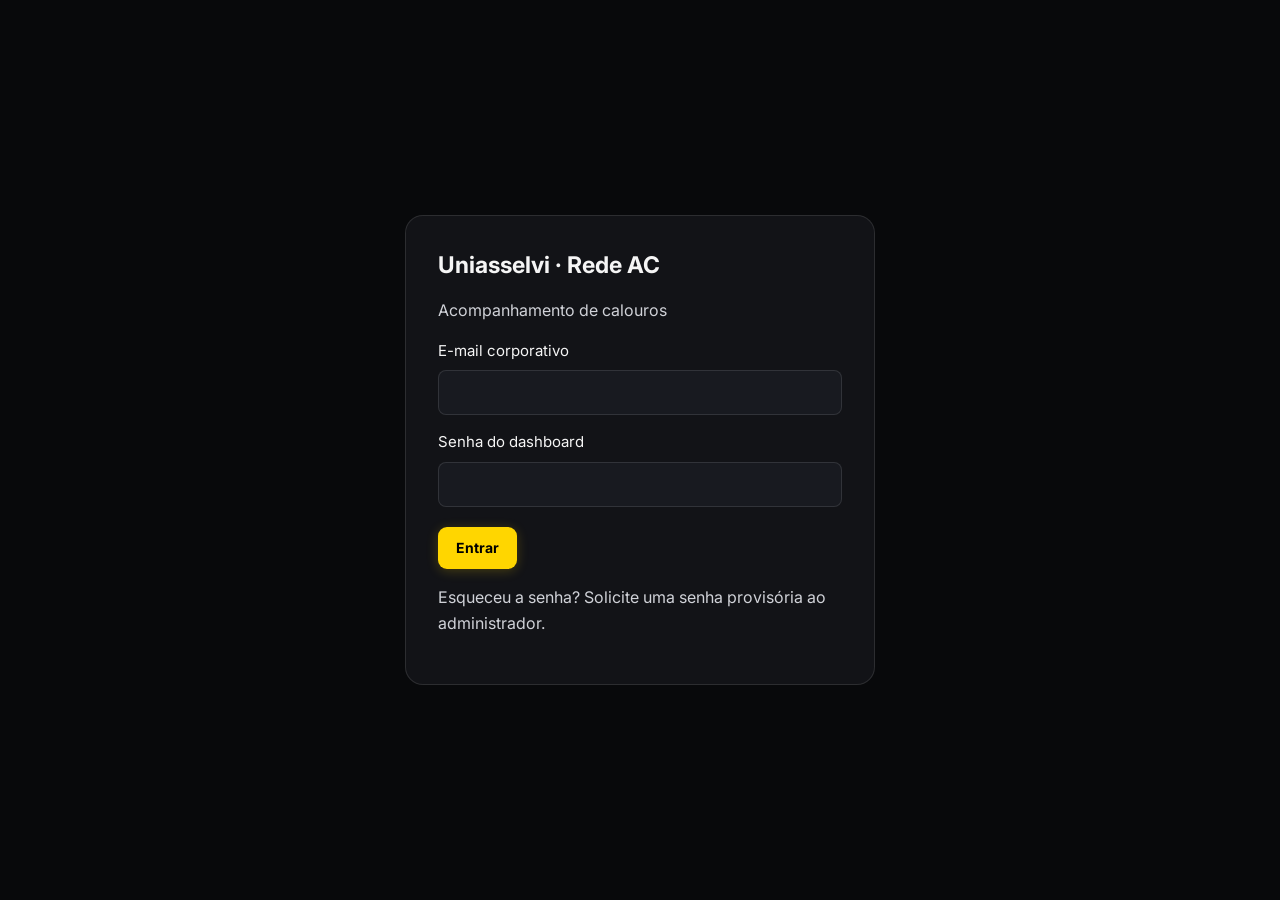
<file: teste/index.html>
<!DOCTYPE html>
<html lang="pt-BR" data-theme="dark">
<head>
<meta charset="UTF-8">
<meta name="viewport" content="width=device-width,initial-scale=1.0">
<link href="https://fonts.googleapis.com/css2?family=Inter:wght@300;400;500;600;700;800;900&display=swap" rel="stylesheet">
<title>Dashboard Calouros · Uniasselvi</title>
<script src="assets/vendor/chart.umd.js"></script>
<script src="assets/vendor/xlsx.full.min.js"></script>
<script src="assets/vendor/supabase.js"></script>
<style>
/* ══ DARK ══ */
[data-theme="dark"]{
  --y:#FFD600;--yg:rgba(255,214,0,.15);--yd:rgba(255,214,0,.07);
  --bg:#06070a;--b2:#0c0d11;--b3:#111318;--b4:#181a20;--b5:#1e2028;--b6:#252830;
  --br:rgba(255,255,255,.06);--br2:rgba(255,255,255,.11);
  --tx:#eef0f4;--tx2:#8a8f9e;--tx3:#3e4250;
  --g:#22c55e;--r:#ef4444;--o:#f97316;--bl:#3b82f6;--p:#a855f7;
  --hbg:rgba(6,7,10,.94);--cgrid:rgba(255,255,255,.04);--ctick:#3e4250;
  --chart-border:#0c0d11;
}
/* ══ LIGHT — mesmo padrão claro do dashboard de Rematrícula ══ */
[data-theme="light"]{
  --y:#B8860B;--yg:rgba(184,134,11,.18);--yd:rgba(184,134,11,.09);
  --bg:#f0f2f5;--b2:#e2e5ea;--b3:#ffffff;--b4:#f7f8fa;--b5:#e8eaed;--b6:#dde0e5;
  --br:rgba(0,0,0,.07);--br2:rgba(0,0,0,.13);
  --tx:#0f1117;--tx2:#4a5060;--tx3:#8a8f9e;
  --g:#16a34a;--r:#dc2626;--o:#ea580c;--bl:#2563eb;--p:#7c3aed;
  --hbg:rgba(240,242,245,.96);--cgrid:rgba(0,0,0,.06);--ctick:#9ca3af;
  --chart-border:#ffffff;
}

*{box-sizing:border-box;margin:0;padding:0}
html{scroll-behavior:smooth}
body{font-family:'Inter',system-ui,sans-serif;background:var(--bg);color:var(--tx);
  min-height:100vh;overflow-x:hidden;-webkit-font-smoothing:antialiased;
  cursor:url('data:image/svg+xml;utf8,<svg xmlns="http://www.w3.org/2000/svg" width="24" height="24" viewBox="0 0 24 24"><path d="M3 2 L3 20 L8 16 L11 22 L13.5 21 L10.5 15 L17 15 Z" fill="%23FFD600" stroke="%23000000" stroke-width="1.2" stroke-linejoin="round"/></svg>') 3 2,auto;transition:background .3s,color .3s}
*{cursor:inherit}
a,button,select,.kpi,.ritem,.mrow,.ci,.card-exp,.theme-btn{cursor:url('data:image/svg+xml;utf8,<svg xmlns="http://www.w3.org/2000/svg" width="24" height="24" viewBox="0 0 24 24"><path d="M3 2 L3 20 L8 16 L11 22 L13.5 21 L10.5 15 L17 15 Z" fill="%23FFD600" stroke="%23000000" stroke-width="1.2" stroke-linejoin="round"/></svg>') 3 2,pointer}

.spark{position:fixed;pointer-events:none;z-index:99997;border-radius:50%;
  animation:spark-out .6s ease forwards;}
@keyframes spark-out{0%{opacity:1;transform:translate(-50%,-50%) scale(1)}
  100%{opacity:0;transform:translate(var(--sx),var(--sy)) scale(0)}}

::-webkit-scrollbar{width:5px;height:5px}
::-webkit-scrollbar-track{background:var(--b2)}
::-webkit-scrollbar-thumb{background:var(--b5);border-radius:3px}

.wm{position:fixed;right:-58px;top:50%;transform:translateY(-50%) rotate(90deg);
  font-size:9px;font-weight:700;letter-spacing:5px;color:rgba(255,214,0,.04);
  text-transform:uppercase;pointer-events:none;z-index:9999;white-space:nowrap;user-select:none}
[data-theme="light"] .wm{color:rgba(0,0,0,.04)}

/* HEADER */
.hdr{display:grid;grid-template-columns:1fr auto 1fr;align-items:center;
  padding:0 32px;height:66px;background:var(--hbg);
  border-bottom:1px solid var(--br);position:sticky;top:0;z-index:300;
  backdrop-filter:blur(32px) saturate(180%);transition:background .3s}
.logo-wrap{display:flex;align-items:center;gap:13px}
.logo-img{height:32px;filter:brightness(0) invert(1);opacity:.9;transition:.3s}
[data-theme="light"] .logo-img{filter:none;opacity:1}
.logo-fb{width:36px;height:36px;background:#FFD600;border-radius:8px;
  display:none;align-items:center;justify-content:center;font-weight:900;font-size:17px;color:#000}
.brand{font-size:13.5px;font-weight:700;color:var(--tx);letter-spacing:-.3px}
.brand-sub{font-size:9.5px;color:var(--tx3);margin-top:2px}
.clock-c{text-align:center;user-select:none}
#ck-t{font-size:20px;font-weight:900;color:var(--y);letter-spacing:3px;
  text-shadow:0 0 30px rgba(255,214,0,.4);font-variant-numeric:tabular-nums}
[data-theme="light"] #ck-t{text-shadow:none}
#ck-d{font-size:9.5px;color:var(--tx3);margin-top:3px;letter-spacing:.4px}
.hdr-r{display:flex;align-items:center;justify-content:flex-end;gap:10px}
.live-wrap{display:flex;align-items:center;gap:6px}
.live{width:6px;height:6px;border-radius:50%;background:var(--g);
  box-shadow:0 0 8px var(--g);animation:pls 2.5s ease infinite}
.live-tx{font-size:9px;color:var(--tx3);letter-spacing:.4px;font-weight:500}
@keyframes pls{0%,100%{box-shadow:0 0 5px var(--g)}50%{box-shadow:0 0 14px var(--g),0 0 24px rgba(34,197,94,.2)}}
.badge{background:#FFD600;color:#000;font-weight:800;font-size:9.5px;
  padding:5px 12px;border-radius:6px;letter-spacing:1.5px;box-shadow:0 0 18px rgba(255,214,0,.3)}
.theme-btn{background:var(--b4);border:1px solid var(--br2);color:var(--tx2);
  padding:6px 12px;border-radius:8px;font-size:11px;font-family:'Inter',sans-serif;
  font-weight:600;display:flex;align-items:center;gap:6px;
  transition:all .2s;white-space:nowrap}
.theme-btn:hover{border-color:#FFD600;color:var(--tx)}

.wrap{max-width:1420px;margin:0 auto;padding:22px 28px 40px}

/* HERO */
.hero{background:linear-gradient(135deg,var(--b4),var(--b2) 65%);
  border:1px solid var(--br);border-radius:18px;
  padding:24px 28px;margin-bottom:16px;position:relative;overflow:hidden;
  animation:fsi .45s cubic-bezier(.2,.8,.2,1) both}
.hero::before{content:'';position:absolute;top:-100px;right:-100px;width:320px;height:320px;
  background:radial-gradient(circle,var(--yg),transparent 70%);pointer-events:none}
.hero::after{content:'UNIASSELVI';position:absolute;bottom:-32px;right:16px;
  font-size:108px;font-weight:900;letter-spacing:-4px;
  color:rgba(255,214,0,.06);pointer-events:none;user-select:none;line-height:1}
[data-theme="light"] .hero::after{color:rgba(0,0,0,.04)}
.hero-top{display:flex;align-items:flex-start;justify-content:space-between;flex-wrap:wrap;gap:12px;margin-bottom:20px}
.hero-title{font-size:18px;font-weight:800;color:var(--tx);letter-spacing:-.4px}
.hero-sub{font-size:11px;color:var(--tx3);margin-top:3px}
.hero-actions{display:flex;gap:8px;flex-wrap:wrap}
.hero-stats{display:flex;gap:0;flex-wrap:wrap}
.hs{padding:0 22px;border-right:1px solid var(--br)}
.hs:first-child{padding-left:0}.hs:last-child{border-right:none}
.hs-v{font-size:22px;font-weight:900;color:var(--y);line-height:1;letter-spacing:-.5px}
.hs-l{font-size:9px;color:var(--tx3);margin-top:3px;text-transform:uppercase;letter-spacing:.7px;font-weight:600}

/* PROJ */
.proj{display:flex;align-items:stretch;background:var(--b2);
  border:1px solid var(--br);border-radius:14px;margin-bottom:16px;overflow:hidden;
  animation:fsi .45s .07s cubic-bezier(.2,.8,.2,1) both}
.pj{flex:1;display:flex;align-items:center;gap:11px;padding:13px 18px;
  border-right:1px solid var(--br);transition:background .2s}
.pj:last-child{border-right:none}
.pj:hover{background:var(--b3)}
.pj-ic{font-size:19px;flex-shrink:0}
.pj-l{font-size:9px;color:var(--tx3);text-transform:uppercase;letter-spacing:.6px;font-weight:600;margin-bottom:3px}
.pj-v{font-size:12.5px;font-weight:700;color:var(--y)}

/* FILTROS */
.filter-wrap{background:var(--b2);border:1px solid var(--br);border-radius:14px;
  padding:13px 16px;margin-bottom:18px;display:flex;align-items:center;gap:10px;flex-wrap:wrap;
  animation:fsi .45s .1s cubic-bezier(.2,.8,.2,1) both}
.fl{font-size:9.5px;color:var(--tx3);font-weight:700;text-transform:uppercase;letter-spacing:.6px;white-space:nowrap}
.divv{width:1px;height:24px;background:var(--br2);flex-shrink:0}
select,input[type=date]{background:var(--b4);border:1px solid var(--br2);color:var(--tx);
  padding:7px 11px;border-radius:9px;font-size:12px;font-family:'Inter',sans-serif;
  outline:none;transition:border-color .2s,box-shadow .2s;}
select{background-image:url("data:image/svg+xml,%3Csvg xmlns='http://www.w3.org/2000/svg' width='10' height='6'%3E%3Cpath d='M0 0l5 6 5-6z' fill='%23888'/%3E%3C/svg%3E");
  background-repeat:no-repeat;background-position:right 10px center;padding-right:28px;appearance:none}
select:hover,select:focus,input[type=date]:hover,input[type=date]:focus{
  border-color:#FFD600;box-shadow:0 0 0 3px var(--yd)}
input[type=date]::-webkit-calendar-picker-indicator{filter:invert(.4)}
.date-sep{font-size:11px;color:var(--tx3)}

/* BOTÕES */
.btn{padding:8px 18px;border-radius:9px;font-size:12px;font-family:'Inter',sans-serif;
  font-weight:700;display:inline-flex;align-items:center;gap:7px;
  transition:all .2s cubic-bezier(.2,.8,.2,1);
  position:relative;overflow:hidden;white-space:nowrap;
  background:#FFD600;color:#000;border:none;
  box-shadow:0 2px 12px rgba(255,214,0,.22)}
.btn:hover{background:#ffe033;box-shadow:0 4px 24px rgba(255,214,0,.4);transform:translateY(-2px)}
.btn:active{transform:scale(.97) translateY(0)}
.btn-gh{background:transparent;color:var(--tx2);box-shadow:none;border:1px solid var(--br2)}
.btn-gh:hover{background:#FFD600;color:#000;border-color:#FFD600;box-shadow:0 4px 20px rgba(255,214,0,.3)}
.btn-sm{padding:6px 13px;font-size:11px}
.ripple{position:absolute;border-radius:50%;background:rgba(0,0,0,.15);
  transform:scale(0);animation:rip .5s linear;pointer-events:none}
@keyframes rip{to{transform:scale(4);opacity:0}}

/* KPIs */
.kg{display:grid;grid-template-columns:repeat(auto-fit,minmax(155px,1fr));gap:11px;margin-bottom:11px}
.kpi{background:var(--b3);border:1px solid var(--br);border-radius:14px;
  padding:17px 18px 14px;position:relative;overflow:hidden;
  transition:transform .25s cubic-bezier(.2,.8,.2,1),border-color .25s,box-shadow .3s;
  animation:fsi .4s ease both}
.kpi::before{content:'';position:absolute;inset:0;opacity:0;
  background:radial-gradient(ellipse at 50% -10%,rgba(255,214,0,.07),transparent 65%);
  transition:opacity .3s}
.kpi:hover{transform:translateY(-5px);border-color:rgba(255,214,0,.2);
  box-shadow:0 16px 48px rgba(0,0,0,.3),0 0 0 1px rgba(255,214,0,.07)}
.kpi:hover::before{opacity:1}
.kpi-top{display:flex;align-items:flex-start;justify-content:space-between;margin-bottom:11px}
.kpi-ic{width:32px;height:32px;border-radius:8px;display:flex;align-items:center;justify-content:center;font-size:14px}
.kpi-det{font-size:8px;color:var(--tx3);font-weight:600;letter-spacing:.3px;
  background:var(--b5);padding:3px 7px;border-radius:4px;border:1px solid var(--br);
  transition:all .2s;white-space:nowrap;font-family:'Inter',sans-serif;line-height:1.4}
.kpi:hover .kpi-det{border-color:rgba(255,214,0,.2);color:var(--y)}
.kpi-l{font-size:9px;color:var(--tx3);font-weight:700;text-transform:uppercase;letter-spacing:.7px;margin-bottom:3px}
.kpi-v{font-size:28px;font-weight:900;line-height:1;letter-spacing:-.5px}
.kpi-s{font-size:10px;color:var(--tx3);margin-top:4px;line-height:1.45}
.kpi-bw{height:2px;background:rgba(128,128,128,.15);border-radius:1px;margin-top:11px;overflow:hidden}
.kpi-bf{height:2px;border-radius:1px;transition:width 1.2s cubic-bezier(.4,0,.2,1)}

.ky .kpi-ic{background:rgba(255,214,0,.1)}.ky .kpi-v{color:var(--y)}.ky .kpi-bf{background:#FFD600}
.kg2c .kpi-ic{background:rgba(34,197,94,.1)}.kg2c .kpi-v{color:var(--g)}.kg2c .kpi-bf{background:var(--g)}
.kr .kpi-ic{background:rgba(239,68,68,.1)}.kr .kpi-v{color:var(--r)}.kr .kpi-bf{background:var(--r)}
.kb .kpi-ic{background:rgba(59,130,246,.1)}.kb .kpi-v{color:var(--bl)}.kb .kpi-bf{background:var(--bl)}
.ko .kpi-ic{background:rgba(249,115,22,.1)}.ko .kpi-v{color:var(--o)}.ko .kpi-bf{background:var(--o)}
.kp .kpi-ic{background:rgba(168,85,247,.1)}.kp .kpi-v{color:var(--p)}.kp .kpi-bf{background:var(--p)}
.kw .kpi-ic{background:rgba(128,128,128,.1)}.kw .kpi-v{color:var(--tx)}.kw .kpi-bf{background:var(--tx2)}

/* MODAL */
.mover{position:fixed;inset:0;background:rgba(0,0,0,.75);z-index:500;
  display:flex;align-items:center;justify-content:center;padding:20px;
  backdrop-filter:blur(14px);animation:fadein .2s ease}
@keyframes fadein{from{opacity:0}to{opacity:1}}
.mbox{background:var(--b3);border:1px solid rgba(255,214,0,.15);border-radius:18px;
  padding:24px;width:100%;max-width:580px;max-height:82vh;overflow-y:auto;
  animation:min .28s cubic-bezier(.34,1.56,.64,1) both;
  box-shadow:0 32px 80px rgba(0,0,0,.7)}
.mbox-big{max-width:920px;max-height:90vh}
@keyframes min{from{opacity:0;transform:scale(.9) translateY(20px)}to{opacity:1;transform:none}}
.mhd{display:flex;align-items:center;justify-content:space-between;margin-bottom:16px}
.mtitle{font-size:14px;font-weight:800;color:var(--tx);letter-spacing:-.2px}
.mclose{width:28px;height:28px;border-radius:7px;border:1px solid var(--br2);
  background:transparent;color:var(--tx2);font-size:14px;
  display:flex;align-items:center;justify-content:center;transition:.2s}
.mclose:hover{border-color:var(--r);color:var(--r);background:rgba(239,68,68,.08)}
.mrow{display:flex;align-items:center;justify-content:space-between;
  padding:10px 13px;border-radius:9px;margin-bottom:5px;
  background:var(--b4);border:1px solid transparent;transition:all .15s}
.mrow:hover{background:var(--b5);border-color:var(--br)}
.mname{font-size:12px;font-weight:600;color:var(--tx)}
.mprog{display:flex;align-items:center;gap:7px;margin-top:5px}
.mpb{flex:1;height:3px;background:var(--b6);border-radius:2px;overflow:hidden}
.mpf{height:3px;border-radius:2px;transition:width .8s cubic-bezier(.4,0,.2,1)}
.mval{font-size:13px;font-weight:800;flex-shrink:0;margin-left:14px}
.msub{font-size:10px;color:var(--tx3);margin-top:1px}

/* SECTION */
.sh{display:flex;align-items:center;gap:12px;margin:20px 0 13px}
.st{font-size:10px;font-weight:700;color:var(--tx2);text-transform:uppercase;
  letter-spacing:.8px;white-space:nowrap;display:flex;align-items:center;gap:7px}
.st-dot{width:5px;height:5px;border-radius:50%;background:#FFD600;box-shadow:0 0 8px #FFD600}
.sl{flex:1;height:1px;background:linear-gradient(90deg,var(--br2),transparent)}

/* CARDS */
.card{background:var(--b3);border:1px solid var(--br);border-radius:14px;
  padding:18px 20px;transition:border-color .2s;animation:fsi .5s ease both;position:relative}
.card:hover{border-color:var(--br2)}
/* botão expandir nos gráficos (não nos kpis) */
.card-exp{position:absolute;top:14px;right:14px;
  background:var(--b5);border:1px solid var(--br);color:var(--tx3);
  padding:4px 9px;border-radius:6px;font-size:9px;font-weight:700;
  font-family:'Inter',sans-serif;letter-spacing:.3px;transition:all .2s;white-space:nowrap}
.card-exp:hover{border-color:var(--y);color:var(--y);background:var(--yd)}
.ct{font-size:9.5px;font-weight:700;color:var(--tx3);text-transform:uppercase;
  letter-spacing:.8px;margin-bottom:14px;display:flex;align-items:center;gap:7px;padding-right:90px}
.ctd{width:4px;height:4px;border-radius:50%;background:#FFD600;box-shadow:0 0 6px #FFD600}

.cr2{display:grid;grid-template-columns:1.65fr 1fr;gap:13px;margin-bottom:13px}
.cr3{display:grid;grid-template-columns:1fr 1fr 1fr;gap:13px;margin-bottom:13px}
.cr2b{display:grid;grid-template-columns:1fr 1fr;gap:13px;margin-bottom:13px}

/* BARRAS META */
.meta-bars{display:flex;flex-direction:column;gap:12px;margin-top:6px}
.mb-item{display:flex;flex-direction:column;gap:4px}
.mb-header{display:flex;align-items:center;justify-content:space-between}
.mb-polo{font-size:11.5px;font-weight:700;color:var(--tx)}
.mb-vals{font-size:10px;color:var(--tx3)}
.mb-track{position:relative;height:10px;background:var(--b5);border-radius:6px;overflow:hidden;margin:2px 0}
.mb-fill{height:10px;border-radius:6px;transition:width 1.3s cubic-bezier(.4,0,.2,1);position:relative;min-width:4px}
/* linha de meta (100%) */
.mb-goal-line{position:absolute;right:0;top:0;width:2px;height:100%;background:rgba(255,255,255,.2);z-index:2}
.mb-sub{font-size:9.5px;color:var(--tx3);margin-top:1px}

/* TABLE */
.tw{overflow-x:auto;border-radius:10px}
.pt{width:100%;border-collapse:collapse;font-size:12px;min-width:680px}
.pt th{text-align:left;font-weight:700;color:var(--tx3);font-size:9px;
  text-transform:uppercase;letter-spacing:.7px;padding:11px 13px;
  border-bottom:1px solid var(--br);white-space:nowrap;background:var(--b2)}
.pt td{padding:11px 13px;border-bottom:1px solid var(--br);color:var(--tx2);vertical-align:middle}
.pt tbody tr{transition:background .12s}
.pt tbody tr:hover td{background:rgba(255,214,0,.03)}
.pt tr.tr-tot td{border-top:1px solid rgba(255,214,0,.12);color:var(--tx);font-weight:700;background:rgba(255,214,0,.03)}
.pl{display:inline-flex;align-items:center;justify-content:center;
  min-width:30px;padding:3px 9px;border-radius:20px;font-size:11px;font-weight:700}
.pg{background:rgba(34,197,94,.1);color:var(--g);border:1px solid rgba(34,197,94,.18)}
.pr2{background:rgba(239,68,68,.1);color:var(--r);border:1px solid rgba(239,68,68,.18)}
.px{background:rgba(128,128,128,.08);color:var(--tx3);border:1px solid var(--br)}
.pw{display:flex;align-items:center;gap:7px}
.pb{flex:1;height:4px;background:var(--b5);border-radius:2px;min-width:55px;overflow:hidden}
.pf{height:4px;border-radius:2px;transition:width 1.2s cubic-bezier(.4,0,.2,1)}
.pp{font-size:10px;font-weight:700;min-width:34px;text-align:right}

/* RANK */
.rank-list{display:flex;flex-direction:column;gap:7px}
.ritem{display:flex;align-items:center;gap:11px;padding:11px 13px;
  background:var(--b4);border-radius:10px;border:1px solid var(--br);
  transition:all .22s cubic-bezier(.2,.8,.2,1)}
.ritem:hover{background:var(--b5);border-color:rgba(255,214,0,.18);transform:translateX(4px)}
.rmed{font-size:17px;width:24px;text-align:center;flex-shrink:0}
.rnum{font-size:10px;font-weight:700;color:var(--tx3);width:20px;text-align:center;flex-shrink:0}
.rinfo{flex:1;min-width:0}
.rname{font-size:12.5px;font-weight:700;color:var(--tx);white-space:nowrap;overflow:hidden;text-overflow:ellipsis}
.rpolo{font-size:9.5px;color:var(--tx3);margin-top:1px}
.rbg{height:3px;background:var(--b6);border-radius:2px;margin-top:6px}
.rbf{height:3px;border-radius:2px;transition:width .9s cubic-bezier(.4,0,.2,1)}
.rbadge{font-size:11px;font-weight:800;padding:4px 10px;border-radius:20px;white-space:nowrap}
.rmore-btn{width:100%;padding:9px;border-radius:9px;border:1px dashed var(--br2);
  background:transparent;color:var(--tx3);font-size:11px;font-weight:600;
  font-family:'Inter',sans-serif;transition:all .2s;margin-top:4px;
  display:flex;align-items:center;justify-content:center;gap:6px}
.rmore-btn:hover{border-color:var(--y);color:var(--y);background:var(--yd)}
.rmore-hidden{display:none;flex-direction:column;gap:7px}
.rmore-hidden.open{display:flex}

/* CURSOS */
.curso-sec{margin-bottom:14px}
.curso-sec-label{font-size:9px;color:var(--tx3);font-weight:700;text-transform:uppercase;
  letter-spacing:.7px;margin-bottom:8px;display:flex;align-items:center;gap:6px}
.curso-sec-label::after{content:'';flex:1;height:1px;background:var(--br)}
.ci{display:flex;align-items:center;gap:9px;padding:7px 0;border-bottom:1px solid var(--br)}
.ci:last-child{border-bottom:none}
.ci-rank{font-size:9px;color:var(--tx3);font-weight:700;width:16px;text-align:right;flex-shrink:0}
.ci-name{flex:1;font-size:11.5px;color:var(--tx);white-space:nowrap;overflow:hidden;text-overflow:ellipsis}
.ci-bg{width:56px;height:3px;background:var(--b5);border-radius:2px;flex-shrink:0}
.ci-f{height:3px;border-radius:2px;transition:width .9s cubic-bezier(.4,0,.2,1)}
.ci-n{font-size:12px;font-weight:700;flex-shrink:0;min-width:18px;text-align:right}

/* GAUGE */
.gc{display:flex;flex-direction:column;align-items:center;padding:4px 0}
.gv{font-size:38px;font-weight:900;color:var(--y);line-height:1;letter-spacing:-1px;text-shadow:0 0 28px rgba(255,214,0,.35)}
.gl{font-size:9px;color:var(--tx3);margin-top:4px;text-transform:uppercase;letter-spacing:.7px;font-weight:600}

/* TOAST */
#toast-c{position:fixed;bottom:24px;right:24px;z-index:600;display:flex;flex-direction:column;gap:10px;align-items:flex-end}
.toast{background:var(--b3);border:1px solid var(--br2);border-radius:12px;
  padding:12px 16px;min-width:260px;max-width:330px;
  box-shadow:0 8px 32px rgba(0,0,0,.3);display:flex;align-items:flex-start;gap:10px;
  animation:t-in .35s cubic-bezier(.34,1.56,.64,1) both}
.toast.out{animation:t-out .3s ease forwards}
@keyframes t-in{from{opacity:0;transform:translateX(40px) scale(.92)}to{opacity:1;transform:none}}
@keyframes t-out{to{opacity:0;transform:translateX(40px) scale(.92)}}
.t-ic{font-size:18px;flex-shrink:0;line-height:1.2}
.t-body{flex:1}
.t-title{font-size:12px;font-weight:700;color:var(--tx);margin-bottom:2px}
.t-msg{font-size:11px;color:var(--tx3);line-height:1.4}
.t-bar{height:2px;background:var(--br2);border-radius:1px;margin-top:8px;overflow:hidden}
.t-bf{height:2px;border-radius:1px;animation:t-bar 5s linear forwards}
@keyframes t-bar{from{width:100%}to{width:0%}}

/* LOADING */
#loading{display:flex;flex-direction:column;align-items:center;justify-content:center;padding:80px;gap:16px}
.spin{width:40px;height:40px;border:2.5px solid var(--b5);border-top-color:#FFD600;
  border-radius:50%;animation:sp .7s linear infinite;box-shadow:0 0 20px rgba(255,214,0,.2)}
@keyframes sp{to{transform:rotate(360deg)}}
.ld-tx{font-size:12px;color:var(--tx3);animation:bk 1.4s ease infinite}
@keyframes bk{0%,100%{opacity:.3}50%{opacity:1}}

.ftr{text-align:center;padding:20px 0 0;font-size:10px;color:var(--tx3);
  border-top:1px solid var(--br);margin-top:10px;letter-spacing:.5px}
.ftr span{color:var(--y);font-weight:700}

@keyframes fsi{from{opacity:0;transform:translateY(14px)}to{opacity:1;transform:translateY(0)}}

@media(max-width:1000px){
  .cr2,.cr3,.cr2b{grid-template-columns:1fr}
  .kg{grid-template-columns:repeat(2,1fr)}
  .wrap{padding:12px 14px 30px}.hdr{padding:0 16px;height:58px}
  .clock-c,.badge{display:none}.hero::after{display:none}
  .proj{flex-wrap:wrap}.pj{min-width:45%}
  body,*{cursor:auto!important}
}
</style>

<style>
#crm-dialog{position:fixed;inset:2vh 2vw;width:96vw;max-width:none;height:96vh;max-height:none;margin:0;padding:22px;background:var(--bg);color:var(--tx);border:1px solid var(--br2);border-radius:16px;z-index:1000;overflow:auto}
#crm-dialog::backdrop{background:#000b} .crm-bar{display:flex;gap:10px;align-items:end;flex-wrap:wrap;margin:16px 0}
#crm-dialog label{display:flex;flex-direction:column;gap:6px;font-size:11px;color:var(--tx2)}
#crm-dialog input,#crm-dialog textarea{background:var(--b4);color:var(--tx);border:1px solid var(--br2);border-radius:8px;padding:10px;font:inherit}
#crm-dialog textarea{min-height:100px;width:100%;resize:vertical} .crm-info{color:var(--tx2);font-size:12px;line-height:1.8}
.crm-tag{display:inline-block;padding:5px 8px;border:1px solid currentColor;border-radius:7px;font-size:11px;white-space:nowrap}
.crm-s0{color:var(--tx2)} .crm-s1{color:var(--g)} .crm-s2{color:var(--bl)} .crm-s3{color:var(--o)}
#crm-editor{margin:16px 0;padding:20px;background:var(--b3);border:1px solid var(--br2);border-radius:12px}
#crm-message{min-height:24px;white-space:pre-wrap;font-size:13px;margin:8px 0} .crm-history{padding:12px 0;border-bottom:1px solid var(--br2);white-space:pre-wrap;font-size:12px;line-height:1.7}
.crm-conflict{border:1px solid var(--o);padding:14px;border-radius:8px;white-space:pre-wrap;font-size:12px}
@media(max-width:650px){#crm-dialog{padding:12px}.crm-bar>*{max-width:100%}}
</style>











<link rel="stylesheet" href="assets/release-bd1f463f91a3.css">
</head>
<body><section id="auth-screen"><div class="auth-card"><h1>Uniasselvi · Rede AC</h1><p>Acompanhamento de calouros</p>
<form id="login-form" onsubmit="login(event)"><label>E-mail corporativo<input id="login-email" type="email" autocomplete="username" required></label><label>Senha do dashboard<input id="login-password" type="password" autocomplete="current-password" required></label><button id="login-submit" class="btn">Entrar</button><p>Esqueceu a senha? Solicite uma senha provisória ao administrador.</p></form>
<form id="password-form" hidden onsubmit="changePassword(event)"><label>Senha atual ou provisória<input id="current-password" type="password" autocomplete="current-password" required></label><label>Nova senha (mínimo 12 caracteres)<input id="new-password" type="password" minlength="12" maxlength="128" autocomplete="new-password" required></label><label>Repita a nova senha<input id="confirm-password" type="password" minlength="12" autocomplete="new-password" required></label><button id="password-submit" class="btn">Salvar nova senha</button><button type="button" class="btn btn-gh" onclick="logout()">Sair</button></form><p id="auth-message" role="status" aria-live="polite"></p></div></section><main id="app-shell" hidden inert>
<div id="toast-c"></div>
<div class="wm">BY: ARISSON DINIZ &nbsp;·&nbsp; BY: ARISSON DINIZ &nbsp;·&nbsp; BY: ARISSON DINIZ &nbsp;·&nbsp; BY: ARISSON DINIZ &nbsp;·&nbsp; BY: ARISSON DINIZ</div>

<!-- HEADER -->
<div class="hdr">
  <div class="logo-wrap">
    <img class="logo-img" src="[data-uri]" alt="Uniasselvi">
    <div><div class="brand">Rede AC Centro de Ensino</div>
    <div class="brand-sub">Acompanhamento de Calouros · 1ª Mensalidade</div></div>
  </div>
  <div class="clock-c"><div id="ck-t">00:00:00</div><div id="ck-d">—</div></div>
  <div class="hdr-r">
    <button class="theme-btn" onclick="toggleTheme()" id="theme-btn"> Dark</button>
    <div class="live-wrap"><div class="live"></div><div class="live-tx">RELATÓRIO</div></div>
    <div class="badge">UNIASSELVI</div>
  </div>
</div>

<!-- MODAL -->
<div class="mover" id="modal" style="display:none" onclick="if(event.target===this)closeModal()">
  <div class="mbox" id="mbox">
    <div class="mhd"><div class="mtitle" id="mtitle">Detalhes</div>
      <button class="mclose" onclick="closeModal()" aria-label="Fechar detalhes" title="Fechar"><svg aria-hidden="true" width="20" height="20" viewBox="0 0 24 24" fill="none" stroke="currentColor" stroke-width="2"><path d="M6 6l12 12M6 18L18 6"/></svg></button></div>
    <div id="mbody"></div>
  </div>
</div>

<div class="wrap"><div class="account-bar"><span id="session-label"></span><button class="btn btn-y btn-sm" onclick="openCRM('total',true)">Acompanhar alunos</button><button class="btn btn-gh btn-sm" id="admin-button" hidden onclick="openAdmin()">Administração</button><button class="btn btn-gh btn-sm" onclick="showPasswordChange()">Trocar senha</button><button class="btn btn-gh btn-sm" onclick="logout()">Sair</button></div>
<!-- HERO -->
<div class="hero" id="hero-sec" style="display:none">
  <div class="hero-top">
    <div><div class="hero-title"> Painel de Calouros</div>
    <div class="hero-sub" id="hero-sub">Monitoramento em tempo real</div></div>
    <div class="hero-actions">
      <a href="https://arissondiniz.github.io/DASHSREDEAC/" class="btn btn-gh" style="text-decoration:none">← Voltar ao menu</a>
      <button class="btn btn-gh" onclick="refreshData(event)">↻ Atualizar dados</button>
    </div>
  </div>
  <div class="hero-stats" id="hero-st"></div>
</div>

<!-- PROJEÇÃO -->


<!-- FILTROS -->
<div class="filter-wrap" id="filters" style="display:none">
  <label>Campanha <select id="f-campaign" onchange="fetchData()"></select></label><span class="fl"> Região</span>
  <select id="f-regiao" onchange="onRegiaoChange()">
    <option value="TODOS">Todas as regiões</option>
    <option value="AC">Acre · AC</option>
    <option value="RO">Rondônia · RO</option>
    <option value="AM">Amazonas · AM</option>
  </select>
  <div class="divv"></div>
  <span class="fl"> Polo</span>
  <select id="f-polo" onchange="renderAll()">
    <option value="TODOS">Todos os polos</option>
  </select>
  <div class="divv"></div>
  <span class="fl"> Período</span>
  <select id="f-period" onchange="onPeriodChange()">
    <option value="all">Todo o período</option>
    <option value="today">Hoje</option>
    <option value="week">Esta semana</option>
    <option value="month">Este mês</option>
    <option value="year">Este ano</option>
    <option value="custom">Personalizado</option>
  </select>
  <div id="custom-dates" style="display:none;align-items:center;gap:7px">
    <input type="date" id="f-from" onchange="renderAll()">
    <span class="date-sep">até</span>
    <input type="date" id="f-to" onchange="renderAll()">
    <button class="btn btn-sm" onclick="renderAll()">Filtrar</button>
  </div>
</div>

<p class="context" id="filter-error" role="alert"></p><details class="period-help"><summary>Como funciona o período?</summary><label>Analisar <select id="f-mode" onchange="renderAll()"><option value="events">Movimentações no período</option><option value="cohort">Alunos matriculados no período</option></select></label><p class="context" id="metric-context"></p><p class="context" id="meta-context"></p></details><p id="load-error" hidden></p><button id="load-retry" hidden onclick="fetchData()">Tentar novamente</button>
<!-- LOADING -->
<div id="loading" style="display:none"><div class="spin"></div><div class="ld-tx">Consultando dados autorizados...</div></div>

<!-- CONTENT -->
<div id="content" style="display:none">
  <div class="indicator-grid"><div class="kg" id="kg1"></div>
  <div class="kg" id="kg2"></div></div>

  <!-- CORRIDA PARA META -->
  <div class="sh"><div class="st"><div class="st-dot"></div>Visão por polo · corrida para a meta</div><div class="sl"></div></div>
  <div class="goal-only">
    <div class="card" id="card-meta">
      <button class="card-exp" onclick="expandMetaBars()"> Expandir</button>
      <div class="ct"><div class="ctd"></div>Progresso da meta · linha de chegada por polo</div>
      <p class="context" id="campaign-deadline"></p><div class="meta-bars" id="meta-bars"></div>
    </div>

  </div>

  <section class="card work-queue"><div class="ct">Pendências de atendimento</div><p class="context">Toda a campanha · polos selecionados · registros de acompanhamento</p><div id="work-queue" class="queue-grid"></div></section>
  <!-- RANKINGS -->
  <div class="sh"><div class="st"><div class="st-dot"></div>Rankings</div><div class="sl"></div></div>
  <div class="cr2b">
    <div class="card" id="rank-card">
      <div class="ct"><div class="ctd"></div> Colaboradores · mais pagamentos confirmados</div>
<div class="rank-toolbar">      <button class="rmore-btn" id="rank-more-btn" onclick="toggleRankMore()" style="display:none">
        <span id="rmi">▼</span><span id="rmtx">Ver mais</span>
      </button><button class="btn btn-gh btn-sm" onclick="rankJump(false)">Início</button><button class="btn btn-gh btn-sm" onclick="rankJump(true)">Final</button></div><div class="rank-scroll" id="rank-scroll">
      <div class="rank-list" id="rank-top"></div>
      <div class="rmore-hidden" id="rank-rest"></div></div>

    </div>
    <div class="card">
      <div class="ct"><div class="ctd"></div> Cursos mais e menos vendidos</div>
      <div id="cursos-list"></div>
    </div>
  </div>

  <!-- TABELA -->
  <div class="sh"><div class="st"><div class="st-dot"></div>Ranking de polos · desempenho na meta</div><div class="sl"></div></div>
  <div class="card" style="margin-bottom:10px;padding:0">
    <div class="tw"><table class="pt" id="polo-table"></table></div>
  </div>
</div>

<div class="ftr">Dashboard desenvolvido para <span>Rede AC Centro de Ensino · Uniasselvi</span> &nbsp;·&nbsp; by: <span>Arisson Diniz</span></div>
</div>

</main><dialog id="crm-dialog" aria-labelledby="crm-title">
<div style="display:flex;justify-content:space-between;gap:12px"><h2 id="crm-title">Acompanhamento de alunos</h2><button class="btn btn-gh" onclick="closeCRM()">Fechar</button></div>
<p class="crm-info" id="crm-context"></p>
<nav class="crm-tabs" aria-label="Grupos de alunos"><button class="btn btn-gh" data-view="total" onclick="crmView('total')">Todos</button><button class="btn btn-gh" data-view="welcome" onclick="crmView('welcome')">Boas-vindas</button><button class="btn btn-gh" data-view="naoPaga" onclick="crmView('naoPaga')">Sem pagamento</button><button class="btn btn-gh" data-view="paga" onclick="crmView('paga')">Pagos</button><button class="btn btn-gh" data-view="cancel" onclick="crmView('cancel')">Cancelados</button></nav><div id="crm-quick" class="crm-tabs" hidden><button class="btn btn-gh btn-sm" data-quick="academic" data-value="yes" onclick="quickFilter('academic','yes')">Com indicação de nota</button><button class="btn btn-gh btn-sm" data-quick="credit" data-value="yes" onclick="quickFilter('credit','yes')">Com aproveitamento</button><button class="btn btn-gh btn-sm" data-quick="due" data-value="overdue" onclick="quickFilter('due','overdue')">Vencimento previsto passado</button><button class="btn btn-gh btn-sm" data-quick="due" data-value="future" onclick="quickFilter('due','future')">A vencer</button></div><div class="crm-bar crm-basic"><label>Nome ou matrícula<input id="crm-search" type="search" oninput="filterCRM()" placeholder="Digite para buscar"></label><label>Polo<select id="crm-polo" onchange="filterCRM()"></select></label><label>Acompanhamento<select id="crm-status" onchange="filterCRM()"><option value="">Todos</option><option>Não contatado</option><option>Contatado</option><option>Aguardando retorno</option><option>Retornar depois</option></select></label><button class="btn btn-gh" onclick="resetCRMFilters()">Limpar filtros</button></div><details id="crm-more"><summary>Mais filtros <span id="crm-filter-count"></span></summary><div class="crm-bar"><label>Situação do relatório<select id="crm-payment" onchange="filterCRM()"><option value="naoPaga">Não pagaram (ativos)</option><option value="paga">1ª mensalidade paga</option><option value="ativos">Matrículas ativas</option><option value="cancel">Cancelados</option><option value="total">Todos no relatório</option><option value="missing">Ausentes do relatório</option></select></label><label>Período da lista<select id="crm-period" onchange="filterCRM()"><option value="selected">Mesmo período do indicador</option><option value="all">Toda a campanha</option></select></label><label>Indicação de nota<select id="crm-academic" onchange="filterCRM()"><option value="">Todas</option><option value="yes">Com indicação de nota</option><option value="no">Sem indicação de nota no relatório</option></select></label><label>Aproveitamento<select id="crm-credit" onchange="filterCRM()"><option value="">Todos</option><option value="yes">Com aproveitamento (S)</option><option value="no">Sem aproveitamento (N)</option><option value="unknown">Não informado</option></select></label><label>Vencimento previsto<select id="crm-due" onchange="filterCRM()"><option value="">Todos</option><option value="future">A vencer</option><option value="today">Vence hoje</option><option value="overdue">Vencido</option><option value="unknown">Data indisponível</option></select></label><label>Prioridade<select id="crm-priority" onchange="filterCRM()"><option value="">Todas</option><option value="new">Não contatados</option><option value="welcome">Boas-vindas pendentes</option><option value="today">Retorno hoje</option><option value="late">Retorno atrasado</option><option value="promise">Promessa vencida sem pagamento</option><option value="idle">Sem pagar e sem contato há X dias</option></select></label><label>Dias sem contato<input id="crm-days" type="number" value="7" min="1" max="3650" onchange="filterCRM()" style="width:95px"></label><label>Ordenação<select id="crm-order" onchange="filterCRM()"><option value="priority">Prioridade de retorno</option><option value="name">Nome</option></select></label></div><p class="crm-info">Vencimento previsto pelo mês da matrícula: dia 10 do mês seguinte; junho: 10/08. Confira o boleto antes de tratar como atraso. Aproveitamento reproduz o indicador do relatório e não comprova avaliação realizada.</p></details><div class="crm-actions"><button class="btn btn-gh btn-sm" onclick="fetchData()">Atualizar dados</button><details><summary>Exportar lista</summary><button class="btn btn-gh btn-sm" onclick="exportCRM()">Excel</button><button class="btn btn-gh btn-sm" onclick="exportCRM('csv')">CSV</button></details></div><p id="crm-count" class="crm-info"></p><div id="crm-message" role="status" aria-live="polite"></div>
<div id="crm-editor" role="region" aria-label="Ficha do aluno" hidden></div>
<div class="tw"><table class="pt"><thead><tr><th>Aluno / matrícula</th><th>Curso / polo</th><th>Situação</th><th>Último contato</th><th>Próximo retorno</th><th>Ação</th></tr></thead><tbody id="crm-rows"></tbody></table></div>
<div class="crm-bar"><button class="btn btn-gh btn-sm" onclick="crmPage(-1)">Anterior</button><span id="crm-page" class="crm-info"></span><button class="btn btn-gh btn-sm" onclick="crmPage(1)">Próxima</button></div>
</dialog>
<dialog id="admin-dialog" aria-labelledby="admin-title"><div class="account-bar"><h2 id="admin-title">Administração</h2><button class="btn btn-gh" onclick="closeAdmin()">Fechar</button></div><p id="admin-message" role="status"></p><div id="admin-secret" hidden></div><div id="admin-body"></div></dialog>

















<script src="assets/release-46a8caf1ef71.js"></script>
</body></html>
</file>
<file: assets/release-a2055ce4dba0.css>
[hidden]{display:none!important}
[data-theme=dark]{--tx2:#b5bbc8;--tx3:#a4acbd;--ctick:#b5bbc8;--g:#4ade80;--r:#ff8080;--o:#ffb86b;--bl:#86b7ff;--p:#c6a1ff}
[data-theme=light]{--tx2:#374151;--tx3:#475569;--ctick:#475569;--y:#735400;--g:#146532;--r:#a61717;--o:#924000;--bl:#1846a4;--p:#6530a8}
:focus-visible{outline:3px solid var(--bl);outline-offset:4px}
#auth-screen{min-height:100vh;display:grid;place-items:center;padding:20px}.auth-card{width:min(100%,470px);padding:32px;background:var(--b3);border:1px solid var(--br2);border-radius:18px}.auth-card h1{font-size:23px}.auth-card p{margin:16px 0;line-height:1.6;color:var(--tx2)}
.auth-card label,#admin-dialog label{display:block;font-size:13px;margin:16px 0 8px}.auth-card input,#admin-dialog input:not([type=checkbox]){display:block;width:100%;padding:12px;background:var(--b4);color:var(--tx);border:1px solid var(--br2);border-radius:8px;margin:8px 0}.auth-card button{margin-top:12px}
.account-bar{display:flex;align-items:center;gap:12px;flex-wrap:wrap;margin:16px 0;font-size:12px;color:var(--tx2)}.account-bar span{flex:1}.context{font-size:12px;color:var(--tx2);line-height:1.7;margin:8px 0}#filter-error{color:var(--r)}
#admin-dialog{position:fixed;inset:3vh 3vw;margin:0;width:94vw;max-width:none;max-height:94vh;padding:24px;background:var(--bg);color:var(--tx);border:1px solid var(--br2);border-radius:16px;overflow:auto}#admin-dialog::backdrop{background:#000b}#admin-dialog section{padding:20px 0;border-top:1px solid var(--br2)}.admin-grid{display:grid;grid-template-columns:1fr 1fr;gap:24px}#admin-secret{padding:16px;background:var(--b4);border:1px solid var(--y);overflow-wrap:anywhere;white-space:pre-wrap;margin:16px 0}#admin-message{white-space:pre-wrap;margin:10px 0}.admin-polos{display:grid;grid-template-columns:1fr 1fr;gap:8px}#admin-dialog .admin-polos label{margin:4px 0}.admin-goal{display:flex;align-items:center;gap:14px}.admin-goal input{max-width:100px}.admin-goal span{min-width:180px}
.kpi{min-height:148px}.kpi-s,.ci-name,.rname{line-height:1.5}.kpi-det{color:var(--tx2)}
[data-theme=light] .rbadge,[data-theme=light] .ci-n,[data-theme=light] .mb-vals strong,[data-theme=light] .mb-sub strong{color:var(--tx)!important}
.pl.pg{color:var(--g)}.pl.pr2{color:var(--r)}
@media(max-width:750px){.admin-grid{grid-template-columns:1fr}.hdr{padding:0 12px}.clock-c{display:none}.hdr{grid-template-columns:1fr auto}.brand{font-size:11px}.admin-polos{grid-template-columns:1fr}.account-bar{gap:8px}}
@media(prefers-reduced-motion:reduce){*{animation:none!important;transition:none!important}.spark{display:none}}
.card,.cr2>*,.cr3>*,.cr2b>*{min-width:0}canvas{max-width:100%}#app-shell,.wrap{min-width:0}

.student-labels{display:flex;flex-wrap:wrap;gap:5px;margin:7px 0;max-width:360px}.student-labels .crm-tag{white-space:normal;line-height:1.5}.tag-academic{color:var(--bl);border:1px solid currentColor}.tag-overdue{color:var(--r);border:1px solid currentColor}.tag-today{color:var(--o);border:1px solid currentColor}.tag-future{color:var(--g);border:1px solid currentColor}

/* Mesma identidade Inter, cores e animações do painel original. */
button,input,select,textarea,dialog{font-family:inherit}dialog{font-family:'Inter',system-ui,sans-serif}button,summary{cursor:pointer}
#kg1,#kg2{grid-template-columns:repeat(auto-fit,minmax(190px,1fr))}.kpi-ic svg{display:block}.kpi-top{margin-bottom:12px}.kpi{animation:fsi .4s ease both}
#crm-dialog{font-family:'Inter',system-ui,sans-serif;padding:28px;inset:3vh 3vw;width:94vw;height:94vh;max-height:94vh;background:var(--bg)}
#crm-dialog h2{font-size:22px;font-weight:800;letter-spacing:-.6px}#crm-dialog select{font:inherit;width:100%;padding:10px 30px 10px 12px;background-color:var(--b3);border:1px solid var(--br2);color:var(--tx);border-radius:9px}
.crm-tabs{display:flex;gap:8px;flex-wrap:wrap;margin:22px 0 12px}.crm-tabs [aria-pressed=true]{background:var(--yg);border-color:var(--y);color:var(--y)}.crm-basic label:first-child{flex:1;min-width:200px}.crm-basic label{min-width:160px}#crm-more{border-block:1px solid var(--br2);padding:14px 0}summary{font-size:12px;font-weight:600;color:var(--tx2)}.crm-actions{display:flex;justify-content:flex-end;align-items:center;gap:16px;margin-top:14px}.crm-actions details{position:relative}.crm-actions details[open]{padding:10px;background:var(--b3);border-radius:8px}
#crm-dialog .pt td{padding:14px 12px;font-size:12px;vertical-align:middle}#crm-dialog .pt th{font-size:10px}#crm-dialog .pt strong{font-weight:650;color:var(--tx)}#crm-dialog .pt tbody tr:hover{background:var(--yd)}#crm-dialog .crm-tag{display:table;margin-top:7px;padding:3px 7px;font-size:10px;border-color:var(--br2)}.academic-line{display:block;color:var(--bl);font-size:10px;margin-top:5px}#crm-context{margin-top:8px}#crm-count{font-size:13px;font-weight:600;margin:12px 0}#crm-message:empty{display:none}
#crm-editor{position:fixed;inset:0 0 0 auto;z-index:3;width:min(580px,100%);height:100%;max-height:none;margin:0;padding:28px;overflow-y:auto;background:var(--b3);border:0;border-left:1px solid var(--br2);border-radius:16px 0 0 16px;box-shadow:-20px 0 70px #0004;animation:drawer-in .2s ease-out}#crm-editor h3{font-size:20px;margin:20px 0 12px}#crm-editor .crm-bar label{flex:1;min-width:180px}#crm-editor textarea{margin:8px 0 14px}#crm-editor .drawer-close{display:block;margin-left:auto}#crm-editor .crm-tag{display:inline-block}#crm-editor .crm-info{overflow-wrap:anywhere}.crm-history{color:var(--tx2)}@keyframes drawer-in{from{transform:translateX(30px);opacity:0}to{transform:translateX(0);opacity:1}}
.work-queue{margin:20px 0}.queue-grid{display:grid;grid-template-columns:repeat(4,1fr);gap:12px;margin-top:18px}.queue-item{display:flex;flex-direction:column;align-items:flex-start;text-align:left;gap:8px;background:var(--b4);border:1px solid var(--br2);border-radius:12px;padding:18px;color:var(--tx);transition:transform .2s,border-color .2s}.queue-item:hover{transform:translateY(-2px);border-color:var(--y)}.queue-item strong{font-size:28px;letter-spacing:-1px}.queue-item span{font-size:12px;font-weight:600}.queue-item small{font-size:10px;color:var(--tx2)}
.rank-toolbar{display:flex;align-items:center;gap:8px;background:var(--b3);padding-bottom:12px}.rank-toolbar .rmore-btn{margin:0;margin-right:auto;width:auto;padding:8px 12px}.rank-scroll{max-height:510px;overflow:auto;scrollbar-width:thin;scrollbar-color:var(--br2) transparent}.rmore-hidden.open{max-height:none}.detail-row{gap:14px;flex-wrap:wrap}.detail-row>span{flex:1}.single-polo .cr2{grid-template-columns:1fr 1fr}.single-polo #card-meta{align-self:start}.single-polo .meta-bars{min-height:0}.single-polo #kg2{grid-template-columns:repeat(3,1fr)}
@media(max-width:800px){.queue-grid{grid-template-columns:repeat(2,1fr)}.single-polo .cr2{grid-template-columns:1fr}.single-polo #kg2{grid-template-columns:repeat(auto-fit,minmax(150px,1fr))}#crm-dialog{inset:0;width:100vw;height:100dvh;max-height:100dvh;border-radius:0;padding:18px}#crm-editor{width:100%;border-radius:0}#crm-dialog .pt{min-width:780px}.crm-tabs .btn{padding:8px 10px}.crm-basic label{flex:1}.rank-toolbar{flex-wrap:wrap}}
@media(prefers-reduced-motion:reduce){#crm-editor,.kpi{animation:none}.queue-item:hover{transform:none}}
#crm-editor-message:not(:empty){padding:12px;background:var(--yd);border:1px solid var(--br2);border-radius:8px;position:sticky;top:0;z-index:1;font-size:12px;white-space:pre-wrap}#crm-quick{margin-top:0}#crm-quick .btn{font-size:11px}.rmore-btn{min-height:34px}
/* Correção de legibilidade e detalhes do indicador, 04/10. */
.mclose{display:grid;place-items:center;min-width:36px;width:36px;height:36px;color:var(--tx)}.mclose svg{display:block}.detail-info{flex:1;min-width:130px}.detail-row .mval{font-size:20px;font-weight:800;white-space:nowrap}.detail-row .mname{font-size:14px;font-weight:650}.detail-row{padding:16px;gap:16px}.detail-row .mpb{height:5px}.detail-row .mprog{margin-top:10px}.mbox .context{font-size:13px;margin-bottom:18px}
#crm-dialog .pt{border-collapse:separate;border-spacing:0 9px;width:100%}#crm-dialog .pt th{font-size:11px;padding:13px 16px;color:var(--tx2)}#crm-dialog .pt td{font-size:14px;line-height:1.6;padding:18px 16px;background:var(--b3);border-top:1px solid var(--br2);border-bottom:1px solid var(--br2)}#crm-dialog .pt td:first-child{border-left:1px solid var(--br2);border-radius:10px 0 0 10px;min-width:240px}#crm-dialog .pt td:last-child{border-right:1px solid var(--br2);border-radius:0 10px 10px 0}#crm-dialog .pt strong{display:inline-block;font-size:15px;font-weight:700;margin-bottom:3px}#crm-dialog .pt tr:hover td{background:var(--b4);border-block-color:var(--y)}#crm-dialog .academic-line{font-size:12px;line-height:1.6;margin-top:7px}#crm-dialog .pt .crm-tag{font-size:12px;padding:3px 8px;margin-top:8px}#crm-dialog .btn{font-size:13px;min-height:38px}#crm-dialog label{font-size:12px}#crm-dialog input,#crm-dialog select{font-size:14px;min-height:42px}#crm-dialog .crm-info,#crm-dialog summary{font-size:13px}#crm-dialog #crm-count{font-size:14px}#crm-dialog .tw{padding:0 2px}#crm-editor .crm-info{font-size:14px}#crm-editor .student-labels .crm-tag{font-size:12px}#crm-editor .crm-history{font-size:13px}

#polo-table{min-width:920px}#polo-table th,#polo-table td{text-align:center;padding:15px 12px;font-size:13px}#polo-table th{font-size:10px}#polo-table td:nth-child(2),#polo-table th:nth-child(2){text-align:left}#polo-table td:last-child{min-width:185px;text-align:left}#polo-table td:nth-child(2) strong{color:var(--tx);font-size:14px}.rank-position{display:inline-grid;place-items:center;min-width:30px;height:30px;border-radius:8px;color:var(--tx2);font-weight:700}.rank-place-1{background:var(--yg);color:var(--y)}.rank-place-2{background:var(--b5);color:var(--tx)}.rank-place-3{background:rgba(205,127,50,.13);color:var(--o)}.rank-region{margin-left:8px;font-size:10px;color:var(--tx2);font-weight:700}.rank-goal-note{display:block;color:var(--tx2);font-size:10px;margin-top:5px}#polo-table .pl{font-size:12px;padding:4px 10px}#polo-table .pp{font-size:13px}#polo-table tbody tr:hover{background:var(--yd)}
/* Leitura confortável em todo o painel, sem depender do zoom do navegador. */
body{font-size:16px;line-height:1.5}.wrap{max-width:1600px}.brand{font-size:16px}.brand-sub{font-size:13px}.btn,.theme-btn{font-size:14px;min-height:42px}.fl{font-size:12px}.filters select,.filters input,select,input{font-size:15px}.context,.account-bar,.crm-info{font-size:14px}.st,.ct{font-size:13px;line-height:1.5}.kpi-l{font-size:12px;line-height:1.5;letter-spacing:.4px}.kpi-s{font-size:14px;line-height:1.5}.kpi-det{font-size:12px}.kpi-v{font-size:34px}.kpi{min-height:178px}.hs-l{font-size:12px;letter-spacing:.4px}.hs-v{font-size:26px}.hero-sub{font-size:14px}.proj-bar{flex-wrap:wrap}.proj-bar>div{min-width:0}.proj-label,.pj-l{font-size:12px}.proj-value,.pj-v{font-size:15px;line-height:1.5}.mb-polo{font-size:15px}.mb-vals,.mb-sub,.mb-sub span,.mb-vals span{font-size:13px!important}.mb-item{padding-block:8px}.rname{font-size:15px}.rpolo,.rnum,.rmore-btn{font-size:13px}.rbadge{font-size:14px}.ritem>div:last-child>div:last-child{font-size:12px!important}.ci-name{font-size:14px;white-space:normal;line-height:1.5}.ci-rank{font-size:12px;width:30px}.ci-n{font-size:15px}.curso-sec-label{font-size:12px}.ci{padding-block:10px}.card-exp{font-size:13px;min-height:36px}.queue-item span{font-size:15px}.queue-item small{font-size:13px}.gl{font-size:12px}.ftr{font-size:12px}.t-title{font-size:14px}.t-msg{font-size:13px}.mname{font-size:15px}.msub{font-size:13px}
#kg1,#kg2{grid-template-columns:repeat(auto-fit,minmax(220px,1fr))}#leg-st>div{font-size:14px!important}.detail-row .mname{font-size:16px}.detail-row .btn{font-size:14px}#polo-table th{font-size:12px}#polo-table td{font-size:15px}#polo-table td:nth-child(2) strong{font-size:16px}#polo-table .pl,#polo-table .pp{font-size:14px}.rank-region,.rank-goal-note{font-size:12px}
#crm-dialog .pt td{font-size:16px;padding:20px 18px}#crm-dialog .pt strong{font-size:17px}#crm-dialog .pt th{font-size:13px}#crm-dialog .academic-line,#crm-dialog .pt .crm-tag{font-size:14px}#crm-dialog label,#crm-dialog summary,#crm-dialog .crm-info{font-size:14px}#crm-dialog input,#crm-dialog select,#crm-dialog textarea{font-size:16px}#crm-dialog .btn,#crm-quick .btn{font-size:14px;min-height:42px}#crm-dialog #crm-count{font-size:16px}#crm-editor .crm-info{font-size:16px}#crm-editor .student-labels .crm-tag,#crm-editor .crm-history{font-size:14px}.auth-card label,#admin-dialog label{font-size:15px}#admin-dialog input,#admin-dialog select{font-size:16px}
@media(max-width:750px){#kg1,#kg2,.single-polo #kg2{grid-template-columns:repeat(auto-fit,minmax(160px,1fr))}.kpi-v{font-size:30px}.kpi-s{font-size:13px}.card{padding:18px}.queue-grid{grid-template-columns:repeat(auto-fit,minmax(150px,1fr))}.hdr{height:auto;min-height:68px}.brand{font-size:14px}#crm-dialog .pt{min-width:1000px}}

/* Revisão 8: identidade original, menos repetição e contraste explícito. */
[data-theme=dark]{--bg:#08090b;--b2:#0d0e11;--b3:#121317;--tx:#f5f5f5;--tx2:#d0d2d8;--tx3:#b3b6bf;--y:#ffd600;--warn:#ffd600;--accent:#ffd600}
[data-theme=light]{--bg:#f5f5f5;--b2:#fff;--b3:#fff;--b4:#f7f7f7;--tx:#111;--tx2:#303030;--tx3:#505050;--y:#111;--warn:#785600;--accent:#ffd600;--yg:#fff4b3;--yd:#fffbea;--hbg:rgba(255,255,255,.97)}
.wrap{max-width:1480px}.hero{background:var(--b3)}.hero-stats{gap:20px}.hs{padding:0 24px 0 0}.hs-v{font-size:26px}.hs-l{font-size:12px}.hero-sub{font-size:15px}.period-help{margin:10px 0 20px;color:var(--tx2)}.period-help summary{font-size:14px;min-height:32px}.period-help[open]{padding:16px;border:1px solid var(--br2);border-radius:12px;background:var(--b3)}.period-help select{padding:10px;background:var(--b4);color:var(--tx);border:1px solid var(--br2);border-radius:8px}.context:empty{display:none}.goal-only{margin-bottom:20px}.goal-only .meta-bars{display:grid;grid-template-columns:repeat(2,minmax(0,1fr));gap:12px 32px}.goal-only .mb-item{margin:0}.goal-only .mb-polo{font-size:16px}.kpi{padding:20px;min-height:174px}.kpi-l{font-size:13px}.kpi-s{font-size:14px}.kpi-ic{color:var(--y);background:var(--yd)}#kg1{grid-template-columns:repeat(3,minmax(0,1fr))}#kg2{grid-template-columns:repeat(2,minmax(0,1fr))}.st-dot,.ctd{background:var(--accent)}.btn-y,.whatsapp-contact{background:#ffd600!important;color:#111!important;border:1px solid #ffd600;text-decoration:none}.whatsapp-contact{display:inline-flex;align-items:center;justify-content:center;margin:12px 0 20px;padding:12px 16px;white-space:normal}.btn-y:hover,.whatsapp-contact:hover{background:#ffe34d!important}.crm-tabs [aria-pressed=true],#crm-quick [aria-pressed=true]{background:#ffd600;color:#111;border-color:#ffd600}.mb-fill{background:var(--g)!important}#polo-table td:nth-child(2) strong{color:var(--performance,var(--tx))}#polo-table .pp{color:var(--performance,var(--tx))}.detail-row{padding:14px}.detail-row .mname{font-size:16px}
[data-theme=light] .hs-v,[data-theme=light] #ck-t,[data-theme=light] .ky .kpi-v{color:#111}[data-theme=light] .kpi-bf{background:#111}[data-theme=light] .ky .kpi-bf{background:#ffd600}[data-theme=light] .hero::after{color:rgba(0,0,0,.025)}
@media(min-width:1500px){#kg1{grid-template-columns:repeat(6,minmax(0,1fr))}}
@media(max-width:750px){#kg1,#kg2,.single-polo #kg2{grid-template-columns:repeat(2,minmax(0,1fr))}.goal-only .meta-bars{grid-template-columns:1fr}.hero-stats{gap:16px}.hs-v{font-size:23px}}
@media(max-width:380px){#kg1,#kg2{grid-template-columns:1fr}}

.indicator-grid{display:grid;grid-template-columns:repeat(4,minmax(0,1fr));gap:14px;margin-bottom:24px}.indicator-grid #kg1,.indicator-grid #kg2{display:contents}@media(max-width:1000px){.indicator-grid{grid-template-columns:repeat(2,minmax(0,1fr))}}@media(max-width:380px){.indicator-grid{grid-template-columns:1fr}}

/* Cores de desempenho com texto escuro legível e barras mais vivas no light. */
[data-theme=light] #polo-table .pf{background:#16a34a!important}[data-theme=light] #polo-table tr[data-performance=low] .pf{background:#dc2626!important}[data-theme=light] #polo-table tr[data-performance=middle] .pf{background:#d69e00!important}
#polo-table .pb{height:6px}.mb-item[data-performance=low] .mb-fill{background:var(--r)!important}.mb-item[data-performance=middle] .mb-fill{background:var(--warn)!important}.delete-access{color:var(--r);border-color:currentColor}

#crm-dialog .pt .due-label{display:table;white-space:normal;line-height:1.5;padding:7px 10px;font-weight:650;border-color:currentColor}#crm-dialog .due-label>span{font-size:13px;font-weight:500}#crm-dialog .pt td:nth-child(3){min-width:240px}

.hero-polo{display:inline-block;margin:10px 0 4px;padding:7px 14px;background:#ffd600;color:#111;font-size:22px;font-weight:800;border-radius:9px;line-height:1.35}.crm-jump{position:sticky;top:-28px;z-index:2;display:flex;justify-content:flex-end;gap:8px;padding:8px 0;background:var(--bg)}#crm-dialog .last-access{color:var(--tx2);font-size:14px}@media(max-width:750px){.hero-polo{font-size:19px}.crm-jump{top:-18px}}

/* Administração compacta e metas bronze / prata / ouro. */
#admin-dialog .admin-section{border:1px solid var(--br2);border-radius:12px;margin:12px 0;background:var(--b3)}
#admin-dialog .admin-section>summary{display:flex;align-items:center;justify-content:space-between;gap:16px;padding:18px 20px;font-size:17px;color:var(--tx);list-style:none;min-height:56px}
#admin-dialog .admin-section>summary::-webkit-details-marker{display:none}.section-toggle::after{content:'Expandir';font-size:14px;color:var(--tx2)}details[open]>.section-toggle::after,.admin-section[open]>summary .section-toggle::after{content:'Recolher'}
.admin-section-body{padding:0 20px 20px}#admin-dialog .admin-goal{display:grid;grid-template-columns:minmax(150px,1.4fr) repeat(3,minmax(85px,1fr)) auto;gap:14px;align-items:end;padding:20px 0;border-bottom:1px solid var(--br2)}#admin-dialog .admin-goal label{display:grid;gap:8px}#admin-dialog .admin-goal input{width:100%;min-width:0}#admin-dialog .admin-goal strong{align-self:center}#new-polo-form{padding:20px 0}#new-polo-form>label{display:grid;gap:8px;margin:14px 0}.new-polo-goals{display:grid;grid-template-columns:repeat(3,1fr);gap:16px;margin-bottom:20px}.new-polo-goals label{min-width:0}.new-polo-goals input{width:100%}
.goal-tiers{position:relative;padding-bottom:8px}.gold-label{font-size:13px;color:var(--tx2)}.tier-track{height:14px;border-radius:7px;overflow:hidden;background:var(--b5);position:relative;margin-top:14px}.tier-fill{height:100%;width:100%;border-radius:7px;animation:tier-reveal .55s ease both}.tier-markers{position:relative;height:0;top:-14px;margin:0 8px}.tier-marker{position:absolute;width:16px;height:22px;top:-4px;transform:translateX(-50%);border:0;border-left:3px solid var(--tier-color);border-radius:0;background:transparent;padding:0}.tier-marker:focus-visible{outline:2px solid var(--tx);outline-offset:3px}.tier-labels{display:flex;gap:8px;flex-wrap:wrap;justify-content:space-between;margin-top:14px}.tier-detail{position:relative;flex:1}.tier-detail .tier-trigger{list-style:none;display:flex;gap:6px;align-items:center;justify-content:center;font-size:14px;color:var(--tx);padding:9px 6px;border:1px solid var(--br2);border-radius:8px;min-height:38px}.tier-detail .tier-trigger::-webkit-details-marker{display:none}.tier-dot{width:9px;height:9px;border-radius:50%;flex-shrink:0}.tier-detail .tier-tooltip{display:none;position:absolute;bottom:calc(100% + 8px);left:0;width:250px;max-width:75vw;padding:14px;background:var(--b2);color:var(--tx);border:1px solid var(--br2);border-radius:10px;box-shadow:0 8px 24px #0003;font-size:15px;line-height:1.6;z-index:12}.tier-detail:last-child .tier-tooltip{left:auto;right:0}.tier-detail.tier-open .tier-tooltip,.tier-detail:focus-within .tier-tooltip{display:block}@media(hover:hover){.tier-detail:hover .tier-tooltip{display:block}}.goal-achieved{color:var(--g)}.goal-tiers .mb-sub{font-size:14px;margin-top:12px}.goal-tiers .mb-vals strong{color:var(--tx)}[data-theme="light"] .tier-track{background:#e1e4e8}.admin-section summary:focus-visible,.tier-detail .tier-trigger:focus-visible{outline:2px solid var(--tx);outline-offset:2px}
@keyframes tier-reveal{from{opacity:.25;transform:scaleX(.05);transform-origin:left}to{opacity:1;transform:scaleX(1);transform-origin:left}}
@media(prefers-reduced-motion:reduce){.tier-fill{animation:none}}
@media(max-width:760px){#admin-dialog .admin-goal{grid-template-columns:repeat(3,minmax(0,1fr))}#admin-dialog .admin-goal>strong,#admin-dialog .admin-goal>button{grid-column:1/-1}.admin-section-body{padding:0 12px 16px}#admin-dialog .admin-section>summary{padding:16px 12px;font-size:16px}.tier-labels{gap:5px}.tier-detail .tier-trigger{font-size:13px}}

.tier-trigger{width:100%;background:transparent;font-family:inherit}.tier-detail .tier-trigger{font-weight:600}
.goal-tiers .mb-vals{font-size:14px}.goal-tiers .mb-header{gap:12px;flex-wrap:wrap}.tier-markers{margin:0}.admin-goal input{max-width:none}

.crm-tag.crm-s4{background:var(--b4);color:var(--tx);border:1px solid var(--tx3)}

#crm-dialog .promise-summary{font-size:16px;line-height:1.7;padding:16px;border:1px solid var(--br2);border-left:4px solid #ffd600;border-radius:10px;background:var(--b3)}

.crm-tag.crm-s5{background:var(--b4);color:var(--warn);border:1px solid var(--warn)}.crm-tag.crm-s6{background:var(--b4);color:var(--r);border:1px solid var(--r)}
.update-notice{display:flex;align-items:center;justify-content:space-between;gap:16px;padding:14px 18px;margin:12px 0;border:1px solid var(--br2);border-left:4px solid #ffd600;border-radius:10px;background:var(--b3);color:var(--tx);font-size:15px;line-height:1.6}.update-notice[hidden]{display:none}.update-notice p{margin:3px 0}.update-notice .btn{flex-shrink:0}#crm-dialog #crm-owner{min-width:220px}@media(max-width:650px){.update-notice{align-items:stretch;flex-direction:column}#crm-dialog #crm-owner{min-width:0;width:100%}}

.post-sale-count{font-family:inherit;font-size:20px;font-weight:700;min-width:48px;min-height:44px;color:var(--tx);background:var(--b4);border:1px solid var(--br2);border-radius:8px;padding:8px 12px;cursor:pointer}.post-sale-count:hover:not(:disabled){border-color:var(--y)}.post-sale-count:disabled{opacity:.5;cursor:default}.post-sale-table th{white-space:normal!important;min-width:130px}.post-sale-table td{text-align:center}.post-sale-table tbody th{font-size:15px}.post-sale-table .context{margin-top:12px}

/* Resumo enxuto: cartões para um polo, comparação alinhada para a rede. */
.post-sale-polo{font-size:18px;font-weight:700;color:var(--tx);margin:2px 0 18px}.post-sale-tiles{display:grid;grid-template-columns:repeat(6,minmax(0,1fr));gap:12px}.post-sale-tile{font-family:inherit;text-align:left;display:flex;flex-direction:column;justify-content:space-between;gap:18px;min-height:124px;border:1px solid var(--br2);border-top:3px solid #ffd600;border-radius:12px;padding:18px;background:var(--b4);color:var(--tx);transition:transform .18s,border-color .18s}.post-sale-tile span{font-size:14px;line-height:1.4;font-weight:600}.post-sale-tile strong{font-size:30px;line-height:1.1}.post-sale-tile:not(:disabled):hover{transform:translateY(-2px);border-color:var(--y)}.post-sale-tile:disabled{cursor:default}.post-sale-tile:disabled strong{color:var(--tx3)}.post-sale-urgent strong{color:var(--r)}.post-sale-tile.post-sale-urgent{border-top-color:var(--r)}.post-sale-table thead th:not(:first-child){text-align:center}.post-sale-table .pt th{font-size:13px;letter-spacing:0;text-transform:none;line-height:1.45;padding:14px 12px;min-width:110px}.post-sale-table .pt tbody th{font-size:15px;color:var(--tx);min-width:155px}.post-sale-table .post-sale-count{border-color:transparent;background:transparent;font-size:22px}.post-sale-total{background:var(--b4)}.post-sale-count:focus-visible,.post-sale-tile:focus-visible{outline:2px solid var(--tx);outline-offset:3px}
@media(max-width:1100px){.post-sale-tiles{grid-template-columns:repeat(3,minmax(0,1fr))}}@media(max-width:550px){.post-sale-tiles{grid-template-columns:repeat(2,minmax(0,1fr))}.post-sale-tile{padding:14px;min-height:116px}}@media(prefers-reduced-motion:reduce){.post-sale-tile{transition:none}}
</file>
<file: assets/marca.css>
/* Marca UNIASSELVI · Rede AC Centro — Brandbook UNIASSELVI V01 (set/2024).
   Cores permitidas: #FFDD00 · #231F20 · #575756 · #00A6A6 · #FFFFFF.
   Exceção semântica única: --r (alerta/cancelamento) em vermelho escuro, para o colaborador enxergar o que é urgente. */
:root,[data-theme=dark],[data-theme=light]{
  --amarelo:#FFDD00;--preto:#231F20;--cinza:#575756;--verde:#00A6A6;--branco:#FFFFFF;
  --y:#231F20;--yg:rgba(255,221,0,.35);--yd:rgba(255,221,0,.18);
  --bg:#F6F6F4;--b2:#EFEFEC;--b3:#FFFFFF;--b4:#F6F6F4;--b5:#ECECE8;--b6:#E2E2DE;
  --br:rgba(35,31,32,.10);--br2:rgba(35,31,32,.18);
  --tx:#231F20;--tx2:#575756;--tx3:#575756;
  --g:#00A6A6;--r:#B3261E;--o:#575756;--bl:#231F20;--p:#575756;--warn:#FFDD00;
  --hbg:#FFDD00;--cgrid:rgba(35,31,32,.08);--ctick:#575756;--chart-border:#FFFFFF;
  color-scheme:light;
}
html,body{background:var(--bg)!important;color:var(--tx)}
body,button,input,select,textarea{font-family:'Titillium Web',Calibri,'Segoe UI',Arial,sans-serif!important}
::selection{background:var(--amarelo);color:var(--preto)}
:focus-visible{outline:3px solid var(--verde)!important;outline-offset:3px}

/* Sem brilhos, sem marca d'água, sem tema escuro */
*,*::before,*::after{text-shadow:none!important}
.wm,.theme-btn,.badge,.hero::before,.hero::after{display:none!important}
.live{background:var(--verde)!important;box-shadow:none!important;animation:none!important}

/* Topo: faixa amarela com as duas marcas, como o manual pede para parceiros */
.hdr{background:var(--amarelo)!important;border-bottom:0!important;backdrop-filter:none!important;height:auto!important;min-height:76px;padding-block:10px!important}
.marcas{display:inline-flex;align-items:center;gap:16px;padding:8px 16px;border:1.5px solid var(--preto);border-radius:14px}
.marcas .divisa{width:1.5px;align-self:stretch;background:var(--preto)}
.marcas .m-rede{height:46px;width:auto;display:block}
.marcas .m-uni{height:20px;width:auto;display:block}
.logo-wrap{gap:18px!important}
.brand{font-size:16px!important;font-weight:700!important;color:var(--preto)!important}
.brand-sub{font-size:13px!important;color:var(--preto)!important;opacity:.85}
#ck-t{color:var(--preto)!important;font-weight:700!important;letter-spacing:1px!important}
#ck-d,.live-tx{color:var(--preto)!important;opacity:.8}

/* Botões: o amarelo é a ação principal, o resto é contorno preto */
.btn{background:var(--amarelo)!important;color:var(--preto)!important;border:1.5px solid var(--amarelo)!important;border-radius:10px!important;font-weight:700!important;box-shadow:none!important;min-height:42px;transition:background-color .2s,color .2s,transform .15s}
.btn:hover{background:var(--preto)!important;border-color:var(--preto)!important;color:var(--amarelo)!important}
.btn:active{transform:translateY(1px)}
.btn-gh{background:var(--branco)!important;border-color:var(--preto)!important;color:var(--preto)!important}
.btn-gh:hover{background:var(--preto)!important;color:var(--branco)!important}
.btn[disabled],.btn:disabled{opacity:.45;cursor:default}
.account-bar{gap:10px!important}
.account-bar .btn-y{font-size:16px!important;padding:12px 22px!important;min-height:50px;order:-1}
#session-label{font-size:13px;color:var(--cinza)}

/* Cartões e superfícies */
.hero{background:var(--preto)!important;color:var(--branco)!important;border:0!important;border-radius:18px!important}
.hero .hero-title,.hero .hero-polo{color:var(--branco)!important}
.hero .hero-sub,.hero .hs-l{color:#D9D8D6!important}
.hero .hs-v{color:var(--amarelo)!important}
.hero .btn-gh{background:transparent!important;color:var(--branco)!important;border-color:var(--branco)!important}
.hero .btn-gh:hover{background:var(--amarelo)!important;color:var(--preto)!important;border-color:var(--amarelo)!important}
.kpi,.card,.filter-wrap,.pt-wrap,.queue-item,.post-sale-tile{background:var(--b3)!important;border:1px solid var(--br)!important;box-shadow:none!important}
.kpi:hover{border-color:var(--preto)!important}
.kpi-ic{background:var(--amarelo)!important;color:var(--preto)!important}
.ky .kpi-v{color:var(--preto)!important}
.ky .kpi-bf,.ko .kpi-bf{background:var(--amarelo)!important}
.mb-fill{background:var(--verde)!important}
.mb-item[data-performance=middle] .mb-fill{background:var(--amarelo)!important}
.gv{color:var(--preto)!important}
.ftr span{color:var(--preto)!important}
input,select,textarea{background:var(--branco)!important;color:var(--preto)!important;border:1.5px solid var(--br2)!important;border-radius:10px!important}
input:focus,select:focus,textarea:focus{border-color:var(--preto)!important;box-shadow:0 0 0 3px var(--yd)!important}

/* Acompanhamento de alunos */
.crm-tabs [aria-pressed=true]{background:var(--amarelo)!important;border-color:var(--amarelo)!important;color:var(--preto)!important}
#crm-dialog .pt tbody tr:hover{background:#FFFBE0!important}
#crm-dialog .pt tr:hover td{border-block-color:var(--amarelo)!important}
#crm-editor{background:var(--branco)!important;border-left:4px solid var(--amarelo)!important;box-shadow:-12px 0 40px rgba(35,31,32,.18)!important}
#crm-editor h3{font-size:24px!important;font-weight:700}
.crm-status-bar{background:#FFFBE0;border:1.5px solid var(--amarelo);border-radius:12px;padding:12px 14px}
.crm-status-field{font-weight:700;font-size:14px}
.crm-status-field select{font-size:16px!important;min-height:46px;margin-top:6px}
.crm-save-bar{position:sticky;bottom:-28px;z-index:2;background:var(--branco);padding:14px 0 18px!important;margin-top:8px;border-top:1px solid var(--br)}
.crm-save-bar #crm-save{flex:1;font-size:16px!important;min-height:50px}
#crm-notes{min-height:120px}

/* Situações (etiquetas) */
.crm-tag{border-radius:999px!important;font-weight:600}
.crm-tag.crm-s0{background:#F1F1EF!important;color:var(--cinza)!important;border:1px solid var(--br2)!important}
.crm-tag.crm-s1{background:#E3F6F6!important;color:var(--preto)!important;border:1px solid var(--verde)!important}
.crm-tag.crm-s2,.crm-tag.crm-s3{background:#FFFBE0!important;color:var(--preto)!important;border:1px solid var(--amarelo)!important}
.crm-tag.crm-s4{background:#F1F1EF!important;color:var(--preto)!important;border:1px dashed var(--cinza)!important}
.crm-tag.crm-s5,.crm-tag.crm-s6{background:#FBECEB!important;color:var(--r)!important;border:1px solid var(--r)!important}
.crm-tag.crm-s7{background:var(--branco)!important;color:var(--preto)!important;border:1.5px solid var(--preto)!important}
.crm-tag.crm-s8{background:var(--verde)!important;color:var(--branco)!important;border:1px solid var(--verde)!important}
.tag-future{color:var(--preto)!important;border-color:var(--verde)!important}
.tag-today{color:var(--preto)!important;border-color:var(--amarelo)!important;background:#FFFBE0}
.tag-academic,.academic-line{color:var(--preto)!important}

/* Histórico em linha do tempo */
.hist-preview{margin:14px 0;padding:12px 14px;background:#F6F6F4;border-radius:12px;border:1px solid var(--br)}
.hist-preview span{display:block;font-size:12px;color:var(--cinza);font-weight:600}
.hist-preview p{margin:6px 0 0;font-size:15px;line-height:1.5;white-space:pre-wrap}
.hist-preview a{display:inline-block;margin-top:8px;font-size:13px;font-weight:700;color:var(--preto);text-decoration:underline;text-decoration-color:var(--amarelo);text-decoration-thickness:3px;text-underline-offset:3px}
.hist{margin-top:28px;padding-top:20px;border-top:2px solid var(--preto)}
.hist h4{font-size:18px;font-weight:700;margin:0 0 14px;display:flex;align-items:center;gap:10px}
.hist-count{background:var(--amarelo);border-radius:999px;padding:2px 10px;font-size:13px}
.hist-empty{color:var(--cinza);font-size:14px}
.hist-list{list-style:none;margin:0;padding:0 0 0 18px;border-left:2px solid var(--br2)}
.hist-item{position:relative;padding:0 0 18px 16px}
.hist-item::before{content:'';position:absolute;left:-26px;top:5px;width:12px;height:12px;border-radius:50%;background:var(--branco);border:2px solid var(--cinza)}
.hist-latest::before{background:var(--amarelo);border-color:var(--preto)}
.hist-head{display:flex;flex-wrap:wrap;align-items:center;gap:6px 10px;font-size:14px}
.hist-head .crm-tag{display:inline-block!important;margin:0!important}
.hist-author{color:var(--cinza);font-size:13px}
.hist-changes{list-style:none;margin:8px 0 0;padding:0;display:flex;flex-wrap:wrap;gap:6px}
.hist-changes li{background:#F6F6F4;border-radius:8px;padding:4px 10px;font-size:13px}
.hist-changes span{color:var(--cinza);margin-right:4px}
.hist-note{margin:8px 0 0;padding:10px 12px;background:#FFFBE0;border-left:3px solid var(--amarelo);border-radius:0 8px 8px 0;font-size:14.5px;line-height:1.55;white-space:pre-wrap}
.hist-none{margin:6px 0 0;font-size:13px;color:var(--cinza)}

@media (max-width:700px){
  .marcas{gap:10px;padding:6px 10px}.marcas .m-rede{height:36px}.marcas .m-uni{height:15px}
  .brand-sub{display:none}
}

/* Restos do tema antigo: sem brilho e sem barra lateral colorida */
.st-dot{background:var(--amarelo)!important;box-shadow:none!important;border:1px solid var(--preto)}
.spin{box-shadow:none!important;border-color:var(--br2)!important;border-top-color:var(--preto)!important}
.update-notice,#crm-editor-message:not(:empty){border:1px solid var(--br2)!important;border-radius:10px!important;background:#FFFBE0!important}
.kpi,.mb-item,.queue-item,.post-sale-tile,.crm-conflict{border-left-width:1px!important}
*{box-shadow:none}
.btn:focus-visible{box-shadow:0 0 0 3px var(--yd)!important}

/* Textos pequenos ficaram maiores para ler sem esforço */
.wm{font-size:14px!important}
.brand{font-size:14px!important}
.brand-sub{font-size:14.5px!important}
#ck-d{font-size:14px!important}
.live-tx{font-size:14px!important}
.badge{font-size:14px!important}
.theme-btn{font-size:14px!important}
.hero-sub{font-size:14px!important}
.hs-l{font-size:13.5px!important}
.pj-l{font-size:14px!important}
.pj-v{font-size:14px!important}
.fl{font-size:13.5px!important}
select,input[type=date]{font-size:13.5px!important}
.date-sep{font-size:14px!important}
.btn{font-size:13.5px!important}
.btn-sm{font-size:14px!important}
.kpi-det{font-size:13.5px!important}
.kpi-l{font-size:14.5px!important}
.kpi-s{font-size:14.5px!important}
.mname{font-size:13.5px!important}
.mval{font-size:14.5px!important}
.msub{font-size:14.5px!important}
.st{font-size:14px!important}
.card-exp{font-size:14.5px!important}
.ct{font-size:14px!important}
.mb-polo{font-size:14.5px!important}
.mb-vals{font-size:14px!important}
.mb-sub{font-size:14px!important}
.pt{font-size:13.5px!important}
.pt th{font-size:14px!important}
.pl{font-size:14px!important}
.pp{font-size:14px!important}
.rnum{font-size:14px!important}
.rname{font-size:14px!important}
.rpolo{font-size:14px!important}
.rbadge{font-size:14px!important}
.rmore-btn{font-size:14px!important}
.curso-sec-label{font-size:13.5px!important}
.ci-rank{font-size:13.5px!important}
.ci-name{font-size:14.5px!important}
.ci-n{font-size:13.5px!important}
.gl{font-size:13.5px!important}
.t-title{font-size:13.5px!important}
.t-msg{font-size:14.5px!important}
.ld-tx{font-size:13.5px!important}
.ftr{font-size:13.5px!important}
#crm-dialog label{font-size:13.5px!important}
.crm-info{font-size:13.5px!important}
.crm-tag{font-size:14px!important}
#crm-message{font-size:14.5px!important}
.crm-history{font-size:13.5px!important}
.crm-conflict{font-size:13.5px!important}
.auth-card label,#admin-dialog label{font-size:14.5px!important}
.account-bar{font-size:13.5px!important}
.context{font-size:13.5px!important}
summary{font-size:13.5px!important}
#crm-dialog .pt td{font-size:13.5px!important}
#crm-dialog .pt th{font-size:14.5px!important}
#crm-dialog .crm-tag{font-size:14px!important}
.academic-line{font-size:14px!important}
#crm-count{font-size:14.5px!important}
.queue-item span{font-size:13.5px!important}
.queue-item small{font-size:14.5px!important}
#crm-editor-message:not(:empty){font-size:13.5px!important}
#crm-quick .btn{font-size:14px!important}
.mbox .context{font-size:14.5px!important}
#crm-dialog .academic-line{font-size:13.5px!important}
#crm-dialog .pt .crm-tag{font-size:13.5px!important}
#crm-dialog .btn{font-size:14.5px!important}
#crm-dialog .crm-info,#crm-dialog summary{font-size:14.5px!important}
#crm-editor .student-labels .crm-tag{font-size:13.5px!important}
#crm-editor .crm-history{font-size:14.5px!important}
#polo-table th,#polo-table td{font-size:14.5px!important}
#polo-table th{font-size:13.5px!important}
.rank-region{font-size:14px!important}
.rank-goal-note{font-size:14px!important}
#polo-table .pl{font-size:13.5px!important}
#polo-table .pp{font-size:14.5px!important}
.st,.ct{font-size:14.5px!important}
.proj-label,.pj-l{font-size:13.5px!important}
.mb-vals,.mb-sub,.mb-sub span,.mb-vals span{font-size:14.5px!important}
.rpolo,.rnum,.rmore-btn{font-size:14.5px!important}
.ritem>div:last-child>div:last-child{font-size:13.5px!important}
.rank-region,.rank-goal-note{font-size:13.5px!important}
#crm-dialog .due-label>span{font-size:14.5px!important}
.gold-label{font-size:14.5px!important}
.tier-detail .tier-trigger{font-size:14.5px!important}
.post-sale-table .pt th{font-size:14.5px!important}

/* Contraste: todo texto preto; nada de branco ou cinza claro sobre amarelo */
:root,[data-theme=dark],[data-theme=light]{--tx2:#231F20;--tx3:#231F20;--ctick:#231F20}
.hero-polo{background:var(--amarelo)!important;color:var(--preto)!important}
.hdr *,.btn,.crm-tabs [aria-pressed=true],.hist-count,.kpi-ic,.st-dot{color:var(--preto)!important}
.hero .hs-l,.hero .hero-sub{color:#FFFFFF!important}
.kpi-l,.hs-l,.fl,.ct,.st{letter-spacing:.02em!important;text-transform:none!important;font-weight:700!important}
.kpi-s,.context,.crm-info,.hist-author,.hist-changes span,.hist-preview span,#session-label{color:var(--preto)!important}

/* Ficha do aluno em blocos */
.ficha-topo{display:flex;justify-content:flex-end}
.ficha-situacao{margin:12px 0 4px;padding:10px 14px;border-radius:10px;background:#FBECEB;border:1.5px solid var(--r);font-weight:700;font-size:15px}
.ficha-situacao.ficha-pago{background:#E3F6F6;border-color:var(--verde)}
.ficha-secao{margin:22px 0 10px;font-size:13px!important;font-weight:700;text-transform:uppercase;letter-spacing:.06em;color:var(--preto)}
.ficha-grid{display:grid;grid-template-columns:repeat(auto-fit,minmax(150px,1fr));gap:8px}
.ficha-item{background:#F6F6F4;border-radius:10px;padding:8px 12px;min-width:0}
.ficha-item span{display:block;font-size:13px;font-weight:600}
.ficha-item strong{display:block;font-size:15px;overflow-wrap:anywhere}
.whatsapp-contact{display:flex!important;justify-content:center;margin-top:10px;font-size:16px!important;min-height:48px;align-items:center}
.ficha-autor{margin:10px 0 0;font-size:13px}

/* Correções de contraste e do topo */
.hero .hero-polo{background:var(--amarelo)!important;color:var(--preto)!important}
#ck-d{display:none}
.kpi-ic{width:44px!important;height:44px!important;border-radius:12px!important}

/* Corrida para a meta: medalha conquistada, faixas e quanto falta */
.corrida-item{padding:16px 0;border-bottom:1px solid var(--br)}
.corrida-item:last-child{border-bottom:0}
.corrida-topo{display:flex;flex-wrap:wrap;align-items:center;gap:8px 12px}
.corrida-polo{font-size:18px;font-weight:700}
.corrida-selo{background:var(--selo,#FFDD00);color:var(--preto);border:1.5px solid var(--preto);border-radius:999px;padding:3px 12px;font-size:14px;font-weight:700}
.corrida-sem{background:var(--branco);border-style:dashed}
.corrida-num{margin-left:auto;font-size:15px}
.corrida-num strong{font-size:20px}
.corrida-pista{position:relative;height:22px;margin:14px 0 22px;border-radius:11px;background:#ECECE8;overflow:visible}
.corrida-zona{position:absolute;top:0;bottom:0;background:var(--zona);opacity:.28}
.corrida-zona:first-child{border-radius:11px 0 0 11px}
.corrida-feito{position:absolute;left:0;top:5px;height:12px;border-radius:6px;background:var(--preto);max-width:100%}
.corrida-marca{position:absolute;top:-4px;bottom:-4px;width:3px;margin-left:-1.5px;background:var(--cinza);border-radius:2px}
.corrida-marca.ok{background:var(--preto)}
.corrida-marca b{position:absolute;top:100%;left:50%;transform:translateX(-50%);margin-top:3px;font-size:12px}
.corrida-chips{list-style:none;margin:0;padding:0;display:grid;grid-template-columns:repeat(3,minmax(0,1fr));gap:8px}
.corrida-chip{display:flex;gap:8px;align-items:center;padding:8px 10px;border-radius:10px;border:1.5px solid var(--br2);font-size:14px;line-height:1.3;background:var(--branco)}
.corrida-chip.ok{border-color:var(--preto);background:color-mix(in srgb,var(--chip) 30%,#fff)}
.corrida-bolinha{width:14px;height:14px;border-radius:50%;flex-shrink:0;background:var(--chip);border:1.5px solid var(--preto)}
.corrida-chip:not(.ok) .corrida-bolinha{background:var(--branco);border-color:var(--chip)}
.corrida-proximo{margin:10px 0 0;font-size:15px}
@media (max-width:600px){.corrida-chips{grid-template-columns:1fr}.corrida-num{margin-left:0;width:100%}}
.corrida-feito{top:3px!important;height:16px!important;border-radius:8px!important;box-shadow:inset 0 0 0 1.5px rgba(35,31,32,.35)!important}
.corrida-zona{opacity:.18!important}

/* Meu dia: o que o colaborador precisa fazer hoje */
.meudia{margin:14px 0 18px;padding:16px;border-radius:14px;background:#FFFBE0;border:1.5px solid var(--amarelo)}
.meudia-topo{display:flex;flex-wrap:wrap;align-items:center;gap:6px 14px;margin-bottom:12px}
.meudia-topo h3{margin:0;font-size:20px}
.meudia-topo p{margin:0;font-size:15px;flex:1}
.meudia-grade{display:grid;grid-template-columns:repeat(auto-fit,minmax(150px,1fr));gap:10px}
.meudia-item{display:flex;flex-direction:column;align-items:flex-start;gap:2px;padding:12px 14px;border-radius:12px;border:1.5px solid var(--br2);background:var(--branco);color:var(--preto);cursor:pointer;text-align:left;font:inherit;transition:border-color .2s,transform .15s}
.meudia-item strong{font-size:28px;line-height:1}
.meudia-item span{font-size:14px;font-weight:600}
.meudia-item:hover:not(:disabled){border-color:var(--preto);transform:translateY(-1px)}
.meudia-item:disabled{opacity:.55;cursor:default}
.meudia-urgente{border-color:var(--r)}
.meudia-urgente strong{color:var(--r)}
.meudia-ativo{background:var(--preto);border-color:var(--preto);color:var(--branco)}
.meudia-ativo strong{color:var(--amarelo)!important}

/* Atendimento rápido e próximo aluno */
.rapido{margin:0 0 14px;padding:12px;border-radius:12px;background:#F6F6F4}
.rapido>span{display:block;font-size:14px;font-weight:700;margin-bottom:8px}
.rapido-botoes{display:grid;grid-template-columns:1fr 1fr;gap:8px}
.rapido-botoes .btn{min-height:44px;font-size:14px!important}
.proximo-aluno{margin-top:8px;font-size:15px!important}

/* Resumo por polo */
#polo-table{border-collapse:collapse;width:100%}
#polo-table th{font-size:13px!important;font-weight:700;text-align:left;padding:10px 12px;border-bottom:2px solid var(--preto);background:transparent!important;color:var(--preto)!important}
#polo-table td{padding:12px;border-bottom:1px solid var(--br);font-size:15px;text-align:left;color:var(--preto)}
#polo-table tbody tr:hover{background:#FFFBE0!important}
.rk-pos{display:inline-flex;align-items:center;justify-content:center;width:34px;height:30px;border-radius:8px;background:#F1F1EF;font-weight:700}
.rk-top{background:var(--amarelo)}
.rk-polo strong{font-size:16px}
.rk-polo small{font-size:12px;font-weight:600;border:1px solid var(--br2);border-radius:6px;padding:1px 5px}
.rk-alerta{color:var(--r);font-weight:700}
.rk-meta{min-width:200px;font-weight:600}
.rk-barra{display:flex;align-items:center;gap:8px;margin-top:4px}
.rk-pista{flex:1;height:10px;border-radius:5px;background:#ECECE8;overflow:hidden}
.rk-feito{height:100%;border-radius:5px;box-shadow:inset 0 0 0 1px rgba(35,31,32,.3)}
.rk-sem{color:var(--cinza)}
#polo-table .tr-tot td{border-top:2px solid var(--preto);font-weight:700;background:#F6F6F4}

/* Resumo por polo: pós-venda clicável */
.rk-acao{min-width:44px;min-height:34px;padding:2px 10px;border-radius:8px;border:1.5px solid var(--preto);background:var(--branco);color:var(--preto);font:inherit;font-weight:700;cursor:pointer}
.rk-acao:hover{background:var(--amarelo)}
.rk-urgente{border-color:var(--r);color:var(--r)}
.rk-urgente:hover{background:#FBECEB}
/* Etiquetas vindas do relatório */
.tag-prouni{background:var(--verde)!important;color:var(--branco)!important;border-color:var(--verde)!important}
.tag-reneg{background:#FFFBE0!important;border-color:var(--amarelo)!important;color:var(--preto)!important}
.tag-nowhats{background:#FBECEB!important;border-color:var(--r)!important;color:var(--r)!important}

/* Seis cards: grade de 3 colunas, sem buracos */
.indicator-grid{grid-template-columns:repeat(3,minmax(0,1fr))!important}
#kg2:empty{display:none!important}
@media (max-width:1000px){.indicator-grid{grid-template-columns:repeat(2,minmax(0,1fr))!important}}
@media (max-width:560px){.indicator-grid{grid-template-columns:1fr!important}}
#polo-table th small{display:block;font-size:12px!important;font-weight:400;text-transform:none;letter-spacing:0;margin-top:2px}

/* Topo do painel: claro, sem bloco preto */
.hero{background:var(--branco)!important;color:var(--preto)!important;border:1px solid var(--br)!important;border-radius:18px!important;padding:26px 28px!important}
.hero .hero-title{color:var(--preto)!important;font-size:26px!important;font-weight:700!important}
.hero .hero-polo{display:inline-block;background:var(--amarelo)!important;color:var(--preto)!important;border-radius:999px;padding:2px 14px!important;font-size:15px!important;font-weight:700;margin:6px 0 4px}
.hero .hero-sub,.hero .hs-l{color:var(--preto)!important}
.hero .btn-gh{background:var(--branco)!important;color:var(--preto)!important;border-color:var(--preto)!important}
.hero .btn-gh:hover{background:var(--preto)!important;color:var(--branco)!important}
.hero-stats{display:flex!important;flex-wrap:wrap;gap:12px!important;margin-top:18px!important}
.hero .hs{flex:1;min-width:180px;background:#F6F6F4;border-radius:14px;padding:14px 18px!important}
.hero .hs-v{color:var(--preto)!important;font-size:30px!important;font-weight:700!important}
.hero .hs:first-child{background:#FFFBE0;border:1.5px solid var(--amarelo)}
.hero-meta-barra{height:10px;border-radius:5px;background:#ECECE8;margin-top:10px;overflow:hidden}
.hero-meta-barra span{display:block;height:100%;background:var(--amarelo);box-shadow:inset 0 0 0 1px rgba(35,31,32,.3);border-radius:5px}
/* Número da última marca não corta na borda */
.corrida-pista{margin-right:14px}
.corrida-marca:last-child b{left:auto;right:0;transform:none}

/* Janelas de "Ver detalhes" */
.mbox{border-radius:18px!important;border:0!important}
.mtitle{font-size:22px!important;font-weight:700!important}
#mbody{font-size:15px}
#mbody .detail-row,#mbody [class*="det-row"],#mbody li{border-radius:12px}
#mbody strong,#mbody b{font-size:18px}
.mclose{border-radius:10px!important;border:1.5px solid var(--preto)!important}
.mrow.detail-row{background:var(--branco)!important;border:1px solid var(--br)!important;border-radius:12px!important;padding:12px 14px!important;gap:14px}
.mrow.detail-row:hover{border-color:var(--preto)!important}
.mname{font-size:16px!important;font-weight:700!important;color:var(--preto)!important}
.mval{font-size:22px!important;font-weight:700!important;min-width:56px;text-align:right}
.mpb{height:8px!important;border-radius:4px!important;background:#ECECE8!important}
.mpf{border-radius:4px!important}
#mbody .context{font-size:15px!important;color:var(--preto)!important;margin-bottom:12px}

/* Refino geral */
.sh{margin:40px 0 14px!important;gap:0!important}
.sh .st{font-size:22px!important;font-weight:700!important;letter-spacing:-.01em!important;text-transform:none!important;color:var(--preto)!important;gap:0!important}
.sh .st-dot,.sh .sl,.ctd{display:none!important}
.ct{font-size:17px!important;font-weight:700!important;text-transform:none!important;letter-spacing:0!important;color:var(--preto)!important;margin-bottom:12px}
.card{border-radius:16px!important;padding:22px!important}
.rbf{background:var(--amarelo)!important;box-shadow:inset 0 0 0 1px rgba(35,31,32,.25)}
.ci-f{background:var(--preto)!important}
.ci-name,.ci-n,.ci-rank{color:var(--preto)!important;font-size:15px!important}
.curso-sec-label{font-size:14px!important;font-weight:700!important;letter-spacing:.04em}
.filter-wrap{border-radius:14px!important;padding:12px 16px!important}
.filter-wrap select,.filter-wrap input{min-height:40px;font-size:15px!important}
.account-bar{margin:18px 0!important}
.ftr{font-size:14px!important;color:var(--preto)!important;padding:28px 0!important}

/* Lista do acompanhamento: ação principal clara, linhas mais compactas */
#crm-dialog{border-radius:20px!important}
#crm-dialog h2{font-size:26px!important}
#crm-dialog .pt tbody td{padding:12px 10px!important;vertical-align:middle}
#crm-dialog .pt tbody tr td:last-child .btn,#crm-dialog .pt tbody .btn-gh{background:var(--amarelo)!important;border-color:var(--amarelo)!important;color:var(--preto)!important;min-width:116px;min-height:44px;font-size:15px!important}
#crm-dialog .pt tbody tr td:last-child .btn:hover{background:var(--preto)!important;border-color:var(--preto)!important;color:var(--amarelo)!important}
.due-label{display:inline-block!important;border-radius:8px!important;padding:4px 10px!important;line-height:1.35!important;font-size:13px!important}
.due-label span{font-weight:400}
#crm-dialog .crm-tag{margin-top:5px!important;font-size:13px!important}
#crm-dialog .crm-jump{display:flex;justify-content:flex-end;gap:6px}
#crm-dialog .crm-jump .btn{min-height:34px;font-size:13px!important;padding:4px 12px!important}
#crm-dialog .crm-tabs .btn{min-height:42px;font-size:15px!important;padding:6px 18px!important}
#crm-dialog .pt thead th{font-size:13px!important;color:var(--preto)!important}

/* Botão principal da página */
.account-bar .btn-y{box-shadow:0 2px 0 var(--preto)!important;border:1.5px solid var(--preto)!important}
.account-bar .btn-y:hover{transform:translateY(-1px)}
.account-bar .btn-gh{min-height:44px}

/* Situação na lista: etiquetas numa linha, detalhes embaixo */
.sit{display:flex;flex-direction:column;gap:6px;min-width:220px}
.sit-chips{display:flex;flex-wrap:wrap;gap:6px;align-items:center}
.sit-chips .crm-tag{margin:0!important;display:inline-flex!important}
.sit-chip{display:inline-flex;align-items:center;min-height:26px;padding:2px 10px;border-radius:999px;font-size:13px;font-weight:700;border:1.5px solid transparent;white-space:nowrap}
.sit-ok{background:#E3F6F6;border-color:var(--verde);color:var(--preto)}
.sit-alerta{background:var(--r);color:var(--branco)}
.sit-alerta-leve{background:#FBECEB;border-color:var(--r);color:var(--r)}
.sit-atencao{background:#FFFBE0;border-color:var(--amarelo);color:var(--preto)}
.sit-bolsa{background:var(--verde);color:var(--branco)}
.sit-neutro{background:#F1F1EF;border-color:var(--br2);color:var(--preto)}
.sit-det{font-size:13px;color:var(--preto)}
/* Botões com texto sempre centralizado */
.btn{display:inline-flex!important;align-items:center!important;justify-content:center!important;text-align:center!important;gap:6px}
#crm-dialog .pt tbody td:nth-child(1) strong{font-size:16px}
#crm-dialog .pt tbody td{font-size:14px}

/* Cards com detalhe */
.kpi{display:flex!important;flex-direction:column}
.kpi-l{font-size:16px!important;color:var(--preto)!important}
.kpi-v{font-size:40px!important;font-weight:700!important;letter-spacing:-.02em!important;line-height:1.05!important;margin:4px 0 2px}
.kg2c .kpi-v,.ky .kpi-v,.kb .kpi-v{color:var(--preto)!important}
.kpi-s{font-size:15px!important;color:var(--preto)!important}
.kx{margin-top:auto;padding-top:14px}
.kx-barra{display:flex;height:10px;border-radius:5px;background:#ECECE8;overflow:hidden;gap:2px}
.kx-barra span{display:block;height:100%}
.kx-itens{display:grid;grid-template-columns:1fr 1fr;gap:8px;margin-top:12px}
.kx-item{background:#F6F6F4;border-radius:10px;padding:8px 12px}
.kx-item strong{display:block;font-size:20px;font-weight:700;color:var(--preto)}
.kx-item span{font-size:14px;color:var(--preto)}
.kpi-det{font-size:14px!important;font-weight:700!important;color:var(--preto)!important;background:var(--branco)!important;border:1.5px solid var(--preto)!important;border-radius:8px!important;padding:4px 10px!important}

/* Ficha: rótulos e campos em preto, maiores */
#crm-editor label{font-size:15px!important;font-weight:700!important;color:var(--preto)!important}
#crm-editor input,#crm-editor select,#crm-editor textarea{font-size:16px!important;color:var(--preto)!important;font-weight:400!important;min-height:44px}
#crm-editor .rapido-botoes .btn{font-size:15px!important}
#crm-dialog label,#crm-dialog .crm-info,#crm-dialog summary{color:var(--preto)!important;font-size:15px!important}
#crm-dialog input,#crm-dialog select{color:var(--preto)!important;font-size:15px!important}

/* Textos pequenos que sobraram: maiores e pretos */
#session-label{font-size:15px!important;color:var(--preto)!important}
.hero .hero-sub{font-size:16px!important}
.hero .hs-l{font-size:15px!important;font-weight:600!important;text-transform:none!important;letter-spacing:0!important}
.filter-wrap label,.filter-wrap .fl{font-size:15px!important;font-weight:700!important;color:var(--preto)!important;text-transform:none!important;letter-spacing:0!important}
#period-help summary,#period-help{font-size:15px!important;color:var(--preto)!important}
.brand-sub{font-size:14px!important;opacity:1!important}
.live-tx{font-size:13px!important;font-weight:700!important;opacity:1!important}
.update-notice p{font-size:15px!important;color:var(--preto)!important}
#meta-bars .context,.corrida-proximo,.corrida-chip{font-size:15px!important;color:var(--preto)!important}
.corrida-marca b{font-size:13px!important}

/* Cards compactos */
.kpi{padding:16px 18px!important;border-radius:14px!important}
.kpi-top{margin-bottom:8px!important;align-items:center}
.kpi-ic{width:34px!important;height:34px!important;border-radius:9px!important}
.kpi-ic svg{width:19px;height:19px}
.kpi-det{font-size:13px!important;padding:2px 8px!important;min-height:0!important}
.kpi-l{font-size:15px!important;margin-bottom:0!important}
.kpi-v{font-size:32px!important;margin:2px 0 0!important}
.kpi-s{font-size:14px!important}
.kx{padding-top:10px!important}
.kx-barra{height:6px!important;border-radius:3px!important}
.kx-itens{display:flex!important;flex-wrap:wrap;gap:4px 18px!important;margin-top:8px!important}
.kx-item{background:none!important;padding:0!important;border-radius:0!important;display:flex;align-items:baseline;gap:5px}
.kx-item strong{display:inline!important;font-size:16px!important}
.kx-item span{font-size:14px!important}
.indicator-grid{gap:14px!important}

/* Situação de cada polo em cartões */
.polos-cartoes{display:grid;grid-template-columns:repeat(auto-fill,minmax(300px,1fr));gap:14px}
.pc{background:var(--branco);border:1px solid var(--br);border-radius:14px;padding:16px 18px;display:flex;flex-direction:column;gap:10px}
.pc-topo{display:flex;align-items:center;gap:8px}
.pc-topo h3{margin:0;font-size:18px;font-weight:700}
.pc-reg{font-size:12px;font-weight:700;border:1px solid var(--br2);border-radius:6px;padding:1px 6px}
.pc-resumo{margin:0;font-size:15px}
.pc-barra{height:6px;border-radius:3px;background:#ECECE8;overflow:hidden}
.pc-barra span{display:block;height:100%;background:var(--verde)}
.pc-tags{display:flex;flex-wrap:wrap;gap:6px}
.pc-fazer{display:flex;flex-wrap:wrap;align-items:center;gap:6px;padding-top:10px;border-top:1px solid var(--br)}
.pc-fazer-t{width:100%;font-size:13px;font-weight:700;text-transform:uppercase;letter-spacing:.05em}
.pc-acao{display:inline-flex;align-items:center;gap:5px;min-height:34px;padding:4px 12px;border-radius:8px;border:1.5px solid var(--preto);background:var(--branco);color:var(--preto);font:inherit;font-size:14px;cursor:pointer}
.pc-acao strong{font-size:16px}
.pc-acao:hover{background:var(--amarelo)}
.pc-urgente{border-color:var(--r);color:var(--r)}
.pc-urgente:hover{background:#FBECEB}
.pc-ok{font-size:14px;font-weight:600}

/* Tela de entrada */
#auth-screen{min-height:100vh;display:grid!important;grid-template-columns:minmax(320px,44%) 1fr;place-items:stretch!important;padding:0!important;background:var(--branco)}
#auth-screen[hidden]{display:none!important}
.auth-marca{background:var(--amarelo);padding:44px clamp(24px,4vw,64px);display:flex;flex-direction:column;justify-content:space-between;gap:40px}
.auth-marca .marcas{align-self:flex-start}
.auth-marca .m-rede{height:64px}.auth-marca .m-uni{height:27px}
.auth-marca h2{font-size:clamp(34px,4.4vw,56px);font-weight:700;line-height:1;letter-spacing:-.02em;margin:0 0 14px;max-width:9ch}
.auth-marca p{font-size:17px;line-height:1.5;max-width:32ch;margin:0}
.auth-marca small{font-size:14px;font-weight:600}
.auth-card{align-self:center;justify-self:center;width:min(100%,440px)!important;background:var(--branco)!important;border:0!important;border-radius:0!important;padding:32px 24px!important}
.auth-card h1{font-size:32px!important;font-weight:700;margin:0 0 6px}
.auth-card>p{font-size:16px!important;color:var(--preto)!important;margin:0 0 22px!important}
.auth-card label{font-size:15px!important;font-weight:700!important;color:var(--preto)!important;margin:18px 0 6px!important}
.auth-card input{min-height:50px;font-size:16px!important;border-radius:12px!important}
.auth-card .btn{width:100%;min-height:52px;font-size:17px!important;margin-top:22px!important}
.auth-card .btn-gh{margin-top:10px!important}
.auth-ajuda{font-size:15px!important;margin-top:18px!important;color:var(--preto)!important}
#auth-message:not(:empty){margin-top:16px;padding:12px 14px;border-radius:10px;background:#FBECEB;border:1.5px solid var(--r);font-size:15px;color:var(--preto)}
@media (max-width:820px){#auth-screen{grid-template-columns:1fr}.auth-marca{padding:24px 16px 32px;gap:24px}.auth-marca h2{max-width:none;font-size:34px}.auth-marca small{display:none}.auth-marca .m-rede{height:50px}.auth-marca .m-uni{height:21px}}
input:-webkit-autofill,input:-webkit-autofill:hover,input:-webkit-autofill:focus{-webkit-box-shadow:0 0 0 40px #fff inset!important;-webkit-text-fill-color:#231F20!important}

/* Administração organizada */
#admin-dialog{background:var(--bg)!important;border:0!important;border-radius:20px!important;padding:24px 28px!important}
#admin-dialog h2{font-size:28px!important;font-weight:700}
.admin-section{background:var(--branco);border:1px solid var(--br)!important;border-radius:16px!important;padding:0!important;margin-bottom:14px}
.admin-section>summary{padding:18px 22px;font-size:19px!important;font-weight:700!important;color:var(--preto)!important;cursor:pointer;display:flex;justify-content:space-between;align-items:center}
.admin-section-body{padding:0 22px 20px}
.adm-sems{display:grid;grid-template-columns:repeat(auto-fill,minmax(260px,1fr));gap:12px;margin-bottom:14px}
.adm-sem{border:1.5px solid var(--br2);border-radius:14px;padding:14px 16px;display:flex;flex-direction:column;gap:6px;align-items:flex-start}
.adm-sem strong{font-size:17px}
.adm-sem p{margin:0;font-size:15px;line-height:1.5}
.adm-sem-atual{border-color:var(--preto);background:#FFFBE0}
.adm-passos{margin:6px 0 14px;font-size:15px}
.adm-passos summary{font-weight:700;cursor:pointer}
.adm-passos ol{margin:10px 0 0 18px;line-height:1.7}
.adm-total{display:flex;flex-wrap:wrap;align-items:baseline;gap:4px 12px;padding:14px 16px;border-radius:12px;background:#FFFBE0;border:1.5px solid var(--amarelo);margin-bottom:12px}
.adm-total span{font-size:15px;font-weight:700}
.adm-total strong{font-size:24px}
.adm-total small{width:100%;font-size:14px}
[data-admin-section="goals"] form{display:grid!important;grid-template-columns:minmax(160px,1.4fr) repeat(3,minmax(90px,1fr)) auto;gap:10px;align-items:end;padding:10px 0!important;border-bottom:1px solid var(--br)}
[data-admin-section="goals"] form label{font-size:13px!important;font-weight:700!important;margin:0!important}
[data-admin-section="goals"] form input{min-height:40px!important;margin:4px 0 0!important;font-size:15px!important}
[data-admin-section="goals"] form strong,[data-admin-section="goals"] form h3,[data-admin-section="goals"] form .goal-polo{font-size:16px!important}
#admin-dialog .context{font-size:15px!important;color:var(--preto)!important}
#admin-dialog .account-bar{border-bottom:1px solid var(--br);padding:10px 0;margin:0!important}

/* Chave do tipo de meta */
.adm-modo{display:flex;flex-wrap:wrap;align-items:center;gap:8px 10px;margin-bottom:12px}
.adm-modo>span{font-size:15px;font-weight:700;margin-right:6px}
.adm-modo label{display:inline-flex!important;align-items:center;gap:8px;padding:8px 14px;border-radius:999px;border:1.5px solid var(--preto);font-size:15px!important;font-weight:600!important;cursor:pointer;margin:0!important;background:var(--branco)}
.adm-modo label.ativo{background:var(--amarelo)}
.adm-modo input{accent-color:#231F20;margin:0!important;min-height:0!important}
.meta-unica [data-admin-section="goals"] form label:has(input[name="bronze"]),.meta-unica [data-admin-section="goals"] form label:has(input[name="silver"]){display:none!important}
.meta-unica [data-admin-section="goals"] form{grid-template-columns:minmax(160px,1.4fr) minmax(120px,1fr) auto!important}
.adm-modo label{white-space:nowrap}
[data-admin-section="goals"] .admin-section-body>p.context{display:none!important}

/* Tipo de meta: botão de duas partes */
#admin-dialog .adm-modo{display:flex;align-items:center;flex-wrap:wrap;gap:10px 14px}
#admin-dialog .adm-modo>span{font-size:15px;font-weight:700;margin:0}
#admin-dialog .adm-modo{--r:999px}
#admin-dialog .adm-modo label{display:inline-flex!important;width:auto!important;align-items:center;justify-content:center;white-space:nowrap;min-height:40px;padding:0 18px!important;margin:0 -1.5px 0 0!important;border:1.5px solid var(--preto)!important;border-radius:0!important;background:var(--branco);font-size:15px!important;font-weight:700!important;line-height:1;cursor:pointer;gap:0}
#admin-dialog .adm-modo label:nth-of-type(1){border-radius:999px 0 0 999px!important}
#admin-dialog .adm-modo label:nth-of-type(2){border-radius:0 999px 999px 0!important}
#admin-dialog .adm-modo label.ativo{background:var(--amarelo)}
#admin-dialog .adm-modo label:hover:not(.ativo){background:#FFFBE0}
#admin-dialog .adm-modo input{position:absolute!important;opacity:0!important;width:1px!important;height:1px!important;margin:0!important;padding:0!important;pointer-events:none}
#admin-dialog .adm-modo label:has(input:focus-visible){outline:3px solid var(--verde);outline-offset:2px}
#admin-dialog .adm-modo .adm-grupo{display:inline-flex}
.hero-actions{align-items:center}
.auto-nota{font-size:14px;color:var(--preto);margin-right:6px}
@media (max-width:700px){.auto-nota{width:100%;margin:0 0 6px}}
/* Elementos escondidos continuam escondidos, mesmo sendo botões */
[hidden],.btn[hidden],button[hidden]{display:none!important}
/* Ficha: vencimento já aparece no bloco Matrícula */
#crm-editor .due-label{display:none!important}

/* Ficha enxuta */
#crm-editor .student-labels{display:none!important}
#crm-editor label:has(#crm-event){display:none!important}
.ficha-situacao.ficha-cancelado{background:#F1F1EF;border-color:var(--cinza)}
.ficha-situacao.ficha-bolsa{background:#E3F6F6;border-color:var(--verde)}
.ficha-alertas{list-style:none;margin:10px 0 0;padding:0;display:flex;flex-direction:column;gap:6px}
.ficha-alertas li{padding:8px 12px;border-radius:10px;background:#FFFBE0;border:1.5px solid var(--amarelo);font-size:15px;font-weight:600}
.rapido small{display:block;margin-top:8px;font-size:13px;color:var(--preto)}
.rapido-botoes{grid-template-columns:repeat(auto-fill,minmax(180px,1fr))!important}
</file>
<file: assets/crm-comercial.css>
/* CRM Comercial - mesmo design system do painel (marca UNIASSELVI) */
#cc-dialog{font-family:'Titillium Web',system-ui,sans-serif;inset:0;width:100vw;height:100dvh;max-width:none;max-height:100dvh;margin:0;border:0;border-radius:0;padding:22px clamp(16px,3vw,40px);background:var(--bg);color:var(--preto);overflow-y:auto}
#cc-dialog::backdrop{background:rgba(35,31,32,.5)}
#cc-dialog h2{font-size:28px;font-weight:700;margin:0}
.cc-topo{display:flex;flex-wrap:wrap;justify-content:space-between;align-items:center;gap:12px}
.cc-topo-acoes{display:flex;flex-wrap:wrap;gap:10px}
.cc-intro{margin:6px 0 0;font-size:16px;color:var(--cinza)}
#cc-dialog .btn{font-size:15px;min-height:42px}
#cc-dialog .btn-sm{min-height:38px;font-size:14px}
#cc-tabs{margin:6px 0 14px}
#cc-tabs .btn b{display:inline-block;min-width:26px;margin-left:6px;padding:1px 8px;border-radius:999px;background:#F1F1EF;color:var(--preto);font-weight:700;font-size:13px}
#cc-tabs [aria-pressed=true] b{background:var(--preto);color:var(--amarelo)}
.cc-filtros{display:flex;flex-wrap:wrap;gap:12px;align-items:flex-end;margin-bottom:10px}
.cc-filtros label{display:flex;flex-direction:column;gap:5px;font-size:14px;font-weight:600;flex:1;min-width:160px}
.cc-filtros label:first-child{flex:2;min-width:220px}
#cc-dialog input,#cc-dialog select,#cc-dialog textarea{font:inherit;font-size:15px;min-height:44px;padding:9px 12px;border:1.5px solid var(--br2);border-radius:10px;background:var(--branco);color:var(--preto);width:100%;box-sizing:border-box}
#cc-dialog input:focus-visible,#cc-dialog select:focus-visible,#cc-dialog textarea:focus-visible{outline:3px solid var(--amarelo);outline-offset:1px;border-color:var(--preto)}
.cc-msg{min-height:0;margin:8px 0;font-size:15px}
.cc-msg:empty{display:none}
.cc-msg-ok{padding:10px 14px;border-radius:10px;background:#E3F6F6;border:1.5px solid var(--verde)}
.cc-msg-erro{padding:10px 14px;border-radius:10px;background:#FBECEB;border:1.5px solid var(--r)}
#cc-count{font-size:15px;color:var(--cinza);margin:4px 0}
#cc-dialog .tw{overflow-x:auto}
#cc-dialog .pt{border-collapse:separate;border-spacing:0 8px;width:100%;min-width:820px}
#cc-dialog .pt th{font-size:13px;padding:8px 16px;text-align:left;color:var(--cinza);text-transform:uppercase;letter-spacing:.04em}
#cc-dialog .pt td{font-size:15.5px;line-height:1.45;padding:16px;background:var(--branco);border-top:1px solid var(--br2);border-bottom:1px solid var(--br2);vertical-align:middle;cursor:pointer}
#cc-dialog .pt td:first-child{border-left:1px solid var(--br2);border-radius:12px 0 0 12px;min-width:220px}
#cc-dialog .pt td:last-child{border-right:1px solid var(--br2);border-radius:0 12px 12px 0}
#cc-dialog .pt tbody tr:hover td{background:#FFFBE0;border-block-color:var(--amarelo)}
#cc-dialog .pt strong{font-size:16.5px;font-weight:700}
.cc-sub{display:block;font-size:13.5px;color:var(--cinza);margin-top:2px}
.cc-muted{color:var(--cinza)}
.cc-vazio{text-align:center;padding:40px!important;cursor:default!important;color:var(--cinza)}
.cc-acoes{white-space:nowrap;text-align:right}
.cc-acoes .btn{margin-left:6px}
.cc-wa{background:var(--verde)!important;border-color:var(--verde)!important;color:var(--branco)!important;text-decoration:none;display:inline-flex;align-items:center}
.cc-wa:hover{background:var(--preto)!important;border-color:var(--preto)!important}
.cc-tag{display:inline-block;padding:3px 10px;border-radius:999px;font-size:13.5px;font-weight:600;border:1px solid var(--br2);background:#F1F1EF;color:var(--preto)}
.cc-s-new{background:#FFFBE0;border-color:var(--amarelo)}
.cc-s-talk{background:#E3F6F6;border-color:var(--verde)}
.cc-s-conv{background:#FFFBE0;border:1px dashed var(--preto)}
.cc-s-date{background:var(--branco);border-color:var(--preto)}
.cc-s-wait{background:#F1F1EF;border-color:var(--cinza)}
.cc-s-off{background:#F1F1EF;border:1px dashed var(--cinza);color:var(--cinza)}
.cc-s-black{background:var(--preto);border-color:var(--preto);color:var(--branco)}
.cc-paginas{display:flex;gap:10px;align-items:center;justify-content:center;margin:14px 0 30px}
/* ficha */
#cc-editor{position:fixed;inset:0 0 0 auto;z-index:5;width:min(560px,100%);height:100%;margin:0;padding:24px 26px 40px;overflow-y:auto;background:var(--branco);border-left:4px solid var(--amarelo);box-shadow:-12px 0 40px rgba(35,31,32,.18);box-sizing:border-box}
#cc-editor .drawer-close{display:block;margin-left:auto}
#cc-editor h3{font-size:26px;font-weight:700;margin:8px 0 2px;outline:none}
#cc-editor h4{font-size:18px;margin:22px 0 10px}
.cc-kind{margin:0 0 14px;font-size:15px;color:var(--cinza)}
.cc-passo{padding:14px 16px;border-radius:12px;background:var(--amarelo);margin-bottom:12px}
.cc-passo span{display:block;font-size:12.5px;font-weight:700;text-transform:uppercase;letter-spacing:.06em}
.cc-passo strong{display:block;font-size:20px;margin:2px 0}
.cc-passo p{margin:0;font-size:14.5px}
.cc-passo-lead{background:#FFFBE0;border:1.5px solid var(--amarelo)}
.cc-passo-conv{background:#E3F6F6;border:1.5px solid var(--verde)}
.cc-avisos{margin:0 0 12px;padding:10px 14px 10px 32px;border-radius:10px;background:#F6F6F4;border:1px solid var(--br2);font-size:14.5px}
.cc-avisos li+li{margin-top:4px}
.cc-dados{display:grid;grid-template-columns:1fr 1fr;gap:10px 16px;margin:0 0 6px}
.cc-dados div{min-width:0}
.cc-dados dt{font-size:12.5px;font-weight:700;color:var(--cinza);text-transform:uppercase;letter-spacing:.04em}
.cc-dados dd{margin:2px 0 0;font-size:16px;font-weight:600;overflow-wrap:anywhere;display:flex;flex-wrap:wrap;align-items:center;gap:6px}
.cc-copy{font:inherit;font-size:12.5px;font-weight:600;padding:2px 9px;border-radius:999px;border:1px solid var(--preto);background:var(--branco);color:var(--preto);cursor:pointer;min-height:26px}
.cc-copy:hover{background:var(--preto);color:var(--branco)}
#cc-editor .whatsapp-contact{background:var(--verde)!important;border-color:var(--verde)!important;color:var(--branco)!important;text-decoration:none;display:flex;justify-content:center;align-items:center;min-height:50px;font-size:16px!important;margin-top:14px}
#cc-editor .whatsapp-contact:hover{background:var(--preto)!important;border-color:var(--preto)!important}
.cc-preview{margin-top:8px;font-size:14.5px}
.cc-preview summary{cursor:pointer;font-weight:600}
.cc-preview p{margin:8px 0 0;padding:12px 14px;border-radius:12px 12px 12px 2px;background:#E3F6F6;line-height:1.5}
.cc-opts{display:grid;grid-template-columns:1fr 1fr;gap:8px}
.cc-opt{font:inherit;font-size:14.5px;font-weight:600;min-height:46px;padding:8px 10px;border-radius:10px;border:1.5px solid var(--br2);background:var(--branco);color:var(--preto);cursor:pointer;text-align:left}
.cc-opt:hover{border-color:var(--preto)}
.cc-opt[aria-pressed=true]{background:var(--amarelo);border-color:var(--preto)}
.cc-opt.cc-s-black{background:var(--branco);color:var(--preto);border-style:dashed}
.cc-opt.cc-s-black[aria-pressed=true]{background:var(--preto);color:var(--branco)}
.cc-opt.cc-s-off{border-style:dashed;color:var(--preto)}
#cc-editor label{display:flex;flex-direction:column;gap:5px;font-size:14.5px;font-weight:600;margin-top:12px}
#cc-save{width:100%;margin-top:12px;min-height:50px;font-size:16px}
.cc-hist{list-style:none;margin:0;padding:0;border-left:3px solid var(--amarelo)}
.cc-hist li{padding:0 0 14px 14px;position:relative}
.cc-hist li::before{content:'';position:absolute;left:-8px;top:6px;width:11px;height:11px;border-radius:50%;background:var(--preto)}
.cc-hist strong{display:block;font-size:15px}
.cc-hist span{font-size:13.5px;color:var(--cinza)}
.cc-hist p{margin:4px 0 0;font-size:14.5px}
@media (max-width:700px){
  #cc-dialog{padding:16px}
  #cc-dialog h2{font-size:23px}
  .cc-dados,.cc-opts{grid-template-columns:1fr}
  #cc-editor{padding:18px 16px 40px;border-left:0}
}
.sr-only{position:absolute;width:1px;height:1px;overflow:hidden;clip:rect(0 0 0 0);white-space:nowrap}
.cc-hot-tag{background:var(--amarelo);border-color:var(--preto);font-weight:700}
#cc-dialog .pt tbody tr.cc-hot td{background:#FFFBE0;border-color:var(--amarelo)}
#cc-dialog .pt tbody tr.cc-hot td:first-child{border-left:1px solid var(--amarelo)}
#cc-dialog .pt tbody tr.cc-hot td:last-child{border-right:1px solid var(--amarelo)}
.cc-tempo{white-space:nowrap}
.cc-tag{white-space:nowrap}
.cc-placar{display:flex;flex-wrap:wrap;gap:6px 22px;margin:-4px 0 12px;font-size:15px}
.cc-placar strong{font-weight:700}
.cc-contato{display:flex;flex-wrap:wrap;gap:8px;margin-top:8px}
.cc-contato .btn{flex:1;min-width:120px;justify-content:center;text-decoration:none;display:inline-flex;align-items:center}
.cc-salvar{display:grid;grid-template-columns:2fr 1fr;gap:8px;margin-top:12px}
.cc-salvar .btn{min-height:50px;font-size:15.5px}
#cc-save{width:auto;margin-top:0}
@media (max-width:700px){.cc-salvar{grid-template-columns:1fr}}
/* rodapé fixo da ficha com o botão de salvar */
#cc-editor{padding-bottom:0}
.cc-rodape{position:sticky;bottom:0;margin:24px -26px 0;padding:14px 26px 18px;background:var(--branco);border-top:2px solid var(--amarelo);box-shadow:0 -8px 20px rgba(35,31,32,.08)}
.cc-rodape p{margin:0 0 8px;font-size:14.5px}
#cc-save{width:100%;min-height:54px;font-size:17px;font-weight:700;margin:0}
#cc-save:disabled{opacity:.45;cursor:not-allowed}
.cc-resultado{margin-top:18px;padding:16px;border-radius:12px;background:#F6F6F4;border:1px solid var(--br2)}
.cc-resultado h4{margin:0 0 4px!important}
.cc-resultado .crm-info{margin:0 0 10px}
.cc-nota{margin:0 0 10px!important}
.cc-data{margin-top:10px}
.cc-ultima{margin:12px 0 0;font-size:14.5px;padding:10px 12px;border-radius:10px;background:#FFFBE0}
@media (max-width:700px){.cc-rodape{margin:24px -16px 0;padding:12px 16px 16px}}
/* Meu dia em passos */
#cc-meudia{padding:20px}
.cc-dia{display:grid;grid-template-columns:minmax(240px,1fr) 2fr;gap:20px;align-items:start}
.cc-dia h3{margin:0 0 10px;font-size:22px}
.cc-placar{display:grid;grid-template-columns:repeat(3,1fr);gap:8px;margin:0 0 14px}
.cc-placar div{background:var(--branco);border:1px solid var(--br2);border-radius:10px;padding:8px 10px}
.cc-placar strong{display:block;font-size:24px;line-height:1.1}
.cc-placar span{font-size:13px;color:var(--cinza)}
.cc-comecar{width:100%;min-height:56px;font-size:18px!important;font-weight:700;background:var(--preto)!important;color:var(--amarelo)!important;border-color:var(--preto)!important}
.cc-comecar:hover{background:var(--cinza)!important;border-color:var(--cinza)!important}
.cc-dia-dica{margin:8px 0 0;font-size:14px;color:var(--cinza)}
.cc-dia-fim{margin:0;font-size:16px;font-weight:600}
.cc-passos{list-style:none;margin:0;padding:0;display:grid;gap:8px}
.cc-passo-item{display:grid;grid-template-columns:36px 1fr auto;align-items:center;gap:12px;width:100%;padding:12px 14px;border-radius:12px;border:1.5px solid var(--br2);background:var(--branco);color:var(--preto);font:inherit;text-align:left;cursor:pointer}
.cc-passo-item:hover:not(:disabled){border-color:var(--preto)}
.cc-passo-item.cc-ativo{border-color:var(--preto);box-shadow:inset 0 0 0 1px var(--preto)}
.cc-n{display:grid;place-items:center;width:32px;height:32px;border-radius:50%;background:var(--amarelo);font-weight:700}
.cc-t{font-size:15.5px;font-weight:600}
.cc-passo-item strong{font-size:22px}
.cc-feito{cursor:default;opacity:.6}
.cc-feito .cc-n{background:#E3F6F6}
.cc-feito strong{font-size:14px;color:var(--verde)}
@media (max-width:800px){.cc-dia{grid-template-columns:1fr}}
.cc-copiado{background:var(--verde)!important;border-color:var(--verde)!important;color:var(--branco)!important}
/* v2: modos, Meu dia simples, matrícula feita, em atendimento, painel e equipe */
.cc-modos{display:inline-flex;gap:4px;padding:4px;margin:4px 0 16px;border-radius:12px;background:var(--branco);border:1.5px solid var(--br2)}
.cc-modos button{font:inherit;font-size:16px;font-weight:600;padding:9px 20px;min-height:44px;border:0;border-radius:9px;background:none;color:var(--preto);cursor:pointer}
.cc-modos button[aria-pressed=true]{background:var(--preto);color:var(--amarelo)}
.cc-modos button:hover:not([aria-pressed=true]){background:#F1F1EF}
.cc-dia2{display:flex;flex-wrap:wrap;gap:16px 28px;align-items:center;justify-content:space-between}
.cc-dia-frase{flex:1;min-width:260px}
.cc-dia-frase h3{margin:0 0 4px;font-size:15px;text-transform:uppercase;letter-spacing:.06em;color:var(--cinza)}
.cc-grande{margin:0 0 10px;font-size:26px;line-height:1.25;font-weight:600}
.cc-grande strong{font-size:34px}
.cc-prog{height:12px;border-radius:999px;background:var(--branco);border:1px solid var(--br2);overflow:hidden}
.cc-prog div{height:100%;background:var(--verde);border-radius:999px;transition:width .4s}
.cc-prog-txt{margin:8px 0 0;font-size:15px}
.cc-dia-acao{display:flex;flex-direction:column;align-items:stretch;gap:6px;min-width:260px}
.cc-dia-acao span{font-size:13.5px;color:var(--cinza);text-align:center}
.cc-dia-acao .cc-comecar{min-height:60px;font-size:19px!important;padding:0 28px}
.cc-chips{display:flex;flex-wrap:wrap;align-items:center;gap:8px;margin-top:16px;padding-top:14px;border-top:1px solid rgba(35,31,32,.1)}
.cc-chips>span{font-size:14px;color:var(--cinza)}
.cc-chip{font:inherit;font-size:14.5px;padding:6px 14px;min-height:38px;border-radius:999px;border:1.5px solid var(--br2);background:var(--branco);color:var(--preto);cursor:pointer}
.cc-chip:hover:not(:disabled){border-color:var(--preto)}
.cc-chip.cc-ativo{background:var(--preto);border-color:var(--preto);color:var(--branco)}
.cc-chip:disabled{opacity:.5;cursor:default}
.cc-link{font:inherit;font-weight:700;background:none;border:0;padding:0;color:var(--preto);text-decoration:underline;cursor:pointer}
.cc-lock{background:#FFFBE0;border:1.5px dashed var(--preto)}
.cc-s-mat{background:var(--verde);border-color:var(--verde);color:var(--branco)}
.cc-opt.cc-opt-mat{display:block;width:100%;margin:0 0 10px;min-height:52px;font-size:16.5px;font-weight:700;text-align:center;background:var(--branco);border:2px solid var(--verde);color:var(--preto)}
.cc-opt.cc-opt-mat:hover{background:#E3F6F6}
.cc-opt.cc-opt-mat[aria-pressed=true]{background:var(--verde);color:var(--branco);border-color:var(--verde)}
.cc-p-topo{display:flex;flex-wrap:wrap;gap:12px;align-items:flex-end;justify-content:space-between;margin-bottom:10px}
.cc-per{display:inline-flex;flex-wrap:wrap;gap:6px}
.cc-per button{font:inherit;font-size:14.5px;padding:7px 14px;min-height:40px;border-radius:999px;border:1.5px solid var(--br2);background:var(--branco);cursor:pointer}
.cc-per button[aria-pressed=true]{background:var(--amarelo);border-color:var(--preto);font-weight:700}
.cc-p-polo{display:flex;flex-direction:column;gap:4px;font-size:14px;font-weight:600;min-width:220px}
.cc-p-legenda{margin:0 0 12px;color:var(--cinza);font-size:15px}
.cc-kpis{display:grid;grid-template-columns:repeat(auto-fit,minmax(170px,1fr));gap:10px;margin-bottom:14px}
.cc-kpi{padding:16px;border-radius:14px;background:var(--branco);border:1px solid var(--br2)}
.cc-kpi:first-child{background:var(--amarelo);border-color:var(--amarelo)}
.cc-kpi strong{display:block;font-size:32px;line-height:1.05}
.cc-kpi span{display:block;font-size:15px;font-weight:600;margin-top:4px}
.cc-kpi small{display:block;font-size:13px;color:var(--cinza);margin-top:2px}
.cc-kpi:first-child small{color:var(--preto)}
.cc-p-grade{display:grid;grid-template-columns:repeat(auto-fit,minmax(320px,1fr));gap:12px;margin-bottom:30px}
.cc-p-card{padding:16px 18px;border-radius:14px;background:var(--branco);border:1px solid var(--br2)}
.cc-p-card h4{margin:0 0 12px;font-size:17px}
.cc-barras{list-style:none;margin:0;padding:0;display:grid;gap:9px}
.cc-barras li{display:grid;grid-template-columns:minmax(90px,38%) 1fr auto;align-items:center;gap:4px 10px;font-size:14.5px}
.cc-b-rot{overflow:hidden;text-overflow:ellipsis;white-space:nowrap}
.cc-b-trilho{height:10px;border-radius:999px;background:#F1F1EF;overflow:hidden}
.cc-b-trilho span{display:block;height:100%;background:var(--preto);border-radius:999px}
.cc-barras li:first-child .cc-b-trilho span{background:var(--verde)}
.cc-b-extra{grid-column:2/4;font-size:12.5px;color:var(--cinza);margin-top:-4px}
#cc-dialog .cc-eq td{cursor:default}
.cc-eq-nome{font-size:16px}
#cc-eq-det{margin:10px 0 30px;padding:16px 18px;border-radius:14px;background:var(--branco);border:1px solid var(--br2)}
#cc-eq-det:empty{display:none}
#cc-eq-det h4{margin:0 0 12px;font-size:17px}
@media (max-width:700px){.cc-grande{font-size:21px}.cc-grande strong{font-size:27px}.cc-dia-acao{min-width:100%}.cc-modos{display:flex}.cc-modos button{flex:1;padding:9px 8px}}

/* mensagem do WhatsApp: versões e texto editável (27/11/2026) */
.cc-msgbox{margin:4px 0 10px;padding:14px;border:1.5px solid var(--br2);border-radius:12px;background:var(--branco)}
.cc-versoes{display:flex;flex-wrap:wrap;gap:6px;align-items:center;margin-bottom:10px}
.cc-versoes span{font-size:14px;color:var(--cinza);margin-right:2px}
.cc-versoes button{font:inherit;font-size:14px;min-height:36px;padding:4px 14px;border-radius:999px;border:1.5px solid var(--br2);background:var(--branco);color:var(--preto);cursor:pointer}
.cc-versoes button:hover{border-color:var(--preto)}
.cc-versoes button[aria-pressed=true]{background:var(--preto);border-color:var(--preto);color:var(--amarelo);font-weight:600}
.cc-versoes button:focus-visible{outline:3px solid var(--amarelo);outline-offset:2px}
.cc-msgtxt{display:block}
#cc-dialog .cc-msgtxt textarea{line-height:1.5;resize:vertical}
.cc-msgdica{margin:6px 0 0;font-size:13px;color:var(--cinza)}

/* área Mensagens (administrador) */
.cm-wrap{display:grid;grid-template-columns:minmax(220px,300px) 1fr;gap:20px;align-items:start;margin-top:12px}
.cm-lado h4,.cm-main h4{margin:0 0 8px;font-size:18px}
.cm-sits{list-style:none;margin:0;padding:0;display:grid;gap:6px}
.cm-sits button{font:inherit;font-size:15px;width:100%;text-align:left;padding:10px 12px;border-radius:10px;border:1.5px solid var(--br2);background:var(--branco);color:var(--preto);cursor:pointer}
.cm-sits button small{display:block;font-size:12.5px;color:var(--cinza)}
.cm-sits button:hover{border-color:var(--preto)}
.cm-sits button[aria-pressed=true]{border-color:var(--preto);background:#FFFBE0;font-weight:600}
.cm-sits button:focus-visible{outline:3px solid var(--amarelo);outline-offset:2px}
.cm-main{background:var(--branco);border:1.5px solid var(--br2);border-radius:14px;padding:18px}
.cm-versao{border-top:1px solid var(--br2);padding:14px 0}
.cm-v-topo{display:flex;gap:10px;align-items:flex-end}
.cm-v-topo label{flex:1}
.cm-versao label{display:block;font-size:14px;font-weight:600;color:var(--cinza)}
.cm-texto{margin-top:8px}
.cm-prev{margin:8px 0 0;padding:10px 12px;border-radius:10px;background:#E3F6F6;font-size:14.5px;line-height:1.5}
.cm-prev span{font-weight:600;margin-right:4px}
.cm-acoes{display:flex;flex-wrap:wrap;gap:8px;justify-content:flex-end;border-top:1px solid var(--br2);padding-top:14px}
.cm-marcas{margin-top:14px;font-size:14.5px}
.cm-marcas summary{cursor:pointer;font-weight:600}
.cm-marcas ul{margin:8px 0 0;padding-left:18px;line-height:1.7}
.cm-marcas code{background:#F1F1EF;padding:1px 6px;border-radius:6px;font-size:13.5px}
@media (max-width:760px){.cm-wrap{grid-template-columns:1fr}}
</file>
<file: assets/avisos.css>
/* caixas e avisos do painel */
.av-caixa{position:fixed;inset:0;margin:auto;height:fit-content;max-height:90vh;font-family:'Titillium Web',system-ui,sans-serif;width:min(440px,calc(100vw - 32px));padding:24px;border:2px solid var(--amarelo);border-radius:16px;background:var(--branco);color:var(--preto);box-shadow:0 20px 60px rgba(35,31,32,.3)}
.av-caixa.av-perigo{border-color:var(--preto)}
.av-caixa::backdrop{background:rgba(35,31,32,.45)}
.av-caixa h2{margin:0 0 8px;font-size:21px}
.av-caixa p{margin:0 0 20px;font-size:16px;line-height:1.5}
.av-botoes{display:flex;flex-wrap:wrap;justify-content:flex-end;gap:10px}
.av-botoes .btn{min-height:46px;font-size:15.5px;padding:0 18px}
.av-ok{background:var(--amarelo)!important;border-color:var(--preto)!important;color:var(--preto)!important;font-weight:700}
.av-perigo .av-ok{background:var(--preto)!important;color:var(--branco)!important}
#av-pilha{position:fixed;right:16px;bottom:16px;z-index:9999;display:flex;flex-direction:column;gap:10px;width:min(380px,calc(100vw - 32px))}
.av-aviso{display:flex;align-items:center;gap:12px;padding:14px 14px 14px 16px;border-radius:14px;background:var(--preto);color:var(--branco);box-shadow:0 12px 32px rgba(35,31,32,.3);font-family:'Titillium Web',system-ui,sans-serif;animation:av-entra .25s ease-out}
.av-aviso.av-novo{background:var(--amarelo);color:var(--preto)}
.av-aviso.av-erro{background:var(--branco);color:var(--preto);border:2px solid var(--r)}
.av-txt{flex:1;min-width:0}
.av-txt strong{display:block;font-size:16px}
.av-txt span{display:block;font-size:14px;margin-top:2px;overflow-wrap:anywhere}
.av-acao{background:var(--preto)!important;color:var(--amarelo)!important;border-color:var(--preto)!important;white-space:nowrap}
.av-aviso:not(.av-novo) .av-acao{background:var(--amarelo)!important;color:var(--preto)!important}
.av-x{background:none;border:0;color:inherit;font-size:24px;line-height:1;cursor:pointer;padding:4px 6px;min-width:32px;min-height:32px}
.av-sai{opacity:0;transform:translateY(8px);transition:.2s}
@keyframes av-entra{from{opacity:0;transform:translateY(12px)}to{opacity:1;transform:none}}
@media (prefers-reduced-motion:reduce){.av-aviso{animation:none}.av-sai{transition:none}}
/* Administração > Enviar planilhas */
.env-secao{border:2px solid var(--amarelo)!important}
.env-status{display:grid;grid-template-columns:repeat(auto-fit,minmax(180px,1fr));gap:8px;margin:12px 0}
.env-status div{padding:10px 12px;border-radius:10px;background:#F6F6F4;border:1px solid rgba(35,31,32,.12)}
.env-status strong{display:block;font-size:15px}
.env-status span{font-size:14px;color:#575756}
.env-zona{position:relative;display:flex!important;flex-direction:column!important;align-items:center;justify-content:center;gap:4px;min-height:120px;padding:20px;border:2px dashed #231F20;border-radius:14px;background:#FFFBE0;cursor:pointer;text-align:center}
.env-zona:hover,.env-zona.env-sobre{background:#FFDD00}
.env-zona:focus-within{outline:3px solid #231F20;outline-offset:2px}
.env-zona input{position:absolute;inset:0;opacity:0;cursor:pointer}
.env-zona strong,.env-zona span{display:block}
.env-zona strong{font-size:17px}
.env-zona span{font-size:14.5px}
.env-arquivos{list-style:none;margin:14px 0;padding:0;display:grid;gap:8px}
.env-arquivos li{display:flex;flex-wrap:wrap;align-items:center;gap:8px 12px;padding:10px 12px;border-radius:10px;border:1.5px solid rgba(35,31,32,.18);background:#fff}
.env-arquivos li.env-ok{border-color:#00A6A6;background:#E3F6F6}
.env-arquivos li.env-erro{border-color:#B3261E;background:#FBECEB}
.env-nome{flex:1;min-width:180px;font-weight:600;overflow-wrap:anywhere}
.env-arquivos select{width:auto;min-width:200px}
.env-res{flex-basis:100%;font-size:14px}
.env-tirar{font:inherit;font-size:13.5px;padding:4px 10px;border-radius:999px;border:1px solid #231F20;background:#fff;cursor:pointer}
#env-enviar{width:100%;min-height:52px;font-size:17px;font-weight:700}
.env-msg:empty{display:none}
.env-msg{margin:10px 0 0;padding:10px 12px;border-radius:10px;background:#F6F6F4}
.env-msg-ok{background:#E3F6F6;border:1.5px solid #00A6A6}
.env-msg-erro{background:#FBECEB;border:1.5px solid #B3261E}
.env-lembrete{margin:0 0 12px;padding:14px 16px;border-radius:12px;background:#FFFBE0;border:1.5px solid #FFDD00;font-size:15px}
.env-lembrete ol{margin:8px 0;padding-left:22px}
.env-lembrete li+li{margin-top:3px}
.env-lembrete span{display:block;font-size:14px;color:#575756}
.env-regioes{display:flex;flex-wrap:wrap;gap:8px;align-items:center;margin:8px 0 10px}.env-regioes p{flex-basis:100%;margin:0}
</file>
<file: novo/a/marca.css>
/* Marca UNIASSELVI · Rede AC Centro — Brandbook UNIASSELVI V01 (set/2024).
   Cores permitidas: #FFDD00 · #231F20 · #575756 · #00A6A6 · #FFFFFF.
   Exceção semântica única: --r (alerta/cancelamento) em vermelho escuro, para o colaborador enxergar o que é urgente. */
:root,[data-theme=dark],[data-theme=light]{
  --amarelo:#FFDD00;--preto:#231F20;--cinza:#575756;--verde:#00A6A6;--branco:#FFFFFF;
  --y:#231F20;--yg:rgba(255,221,0,.35);--yd:rgba(255,221,0,.18);
  --bg:#F6F6F4;--b2:#EFEFEC;--b3:#FFFFFF;--b4:#F6F6F4;--b5:#ECECE8;--b6:#E2E2DE;
  --br:rgba(35,31,32,.10);--br2:rgba(35,31,32,.18);
  --tx:#231F20;--tx2:#575756;--tx3:#575756;
  --g:#00A6A6;--r:#B3261E;--o:#575756;--bl:#231F20;--p:#575756;--warn:#FFDD00;
  --hbg:#FFDD00;--cgrid:rgba(35,31,32,.08);--ctick:#575756;--chart-border:#FFFFFF;
  color-scheme:light;
}
html,body{background:var(--bg)!important;color:var(--tx)}
body,button,input,select,textarea{font-family:'Titillium Web',Calibri,'Segoe UI',Arial,sans-serif!important}
::selection{background:var(--amarelo);color:var(--preto)}
:focus-visible{outline:3px solid var(--verde)!important;outline-offset:3px}

/* Sem brilhos, sem marca d'água, sem tema escuro */
*,*::before,*::after{text-shadow:none!important}
.wm,.theme-btn,.badge,.hero::before,.hero::after{display:none!important}
.live{background:var(--verde)!important;box-shadow:none!important;animation:none!important}

/* Topo: faixa amarela com as duas marcas, como o manual pede para parceiros */
.hdr{background:var(--amarelo)!important;border-bottom:0!important;backdrop-filter:none!important;height:auto!important;min-height:76px;padding-block:10px!important}
.marcas{display:inline-flex;align-items:center;gap:16px;padding:8px 16px;border:1.5px solid var(--preto);border-radius:14px}
.marcas .divisa{width:1.5px;align-self:stretch;background:var(--preto)}
.marcas .m-rede{height:46px;width:auto;display:block}
.marcas .m-uni{height:20px;width:auto;display:block}
.logo-wrap{gap:18px!important}
.brand{font-size:16px!important;font-weight:700!important;color:var(--preto)!important}
.brand-sub{font-size:13px!important;color:var(--preto)!important;opacity:.85}
#ck-t{color:var(--preto)!important;font-weight:700!important;letter-spacing:1px!important}
#ck-d,.live-tx{color:var(--preto)!important;opacity:.8}

/* Botões: o amarelo é a ação principal, o resto é contorno preto */
.btn{background:var(--amarelo)!important;color:var(--preto)!important;border:1.5px solid var(--amarelo)!important;border-radius:10px!important;font-weight:700!important;box-shadow:none!important;min-height:42px;transition:background-color .2s,color .2s,transform .15s}
.btn:hover{background:var(--preto)!important;border-color:var(--preto)!important;color:var(--amarelo)!important}
.btn:active{transform:translateY(1px)}
.btn-gh{background:var(--branco)!important;border-color:var(--preto)!important;color:var(--preto)!important}
.btn-gh:hover{background:var(--preto)!important;color:var(--branco)!important}
.btn[disabled],.btn:disabled{opacity:.45;cursor:default}
.account-bar{gap:10px!important}
.account-bar .btn-y{font-size:16px!important;padding:12px 22px!important;min-height:50px;order:-1}
#session-label{font-size:13px;color:var(--cinza)}

/* Cartões e superfícies */
.hero{background:var(--preto)!important;color:var(--branco)!important;border:0!important;border-radius:18px!important}
.hero .hero-title,.hero .hero-polo{color:var(--branco)!important}
.hero .hero-sub,.hero .hs-l{color:#D9D8D6!important}
.hero .hs-v{color:var(--amarelo)!important}
.hero .btn-gh{background:transparent!important;color:var(--branco)!important;border-color:var(--branco)!important}
.hero .btn-gh:hover{background:var(--amarelo)!important;color:var(--preto)!important;border-color:var(--amarelo)!important}
.kpi,.card,.filter-wrap,.pt-wrap,.queue-item,.post-sale-tile{background:var(--b3)!important;border:1px solid var(--br)!important;box-shadow:none!important}
.kpi:hover{border-color:var(--preto)!important}
.kpi-ic{background:var(--amarelo)!important;color:var(--preto)!important}
.ky .kpi-v{color:var(--preto)!important}
.ky .kpi-bf,.ko .kpi-bf{background:var(--amarelo)!important}
.mb-fill{background:var(--verde)!important}
.mb-item[data-performance=middle] .mb-fill{background:var(--amarelo)!important}
.gv{color:var(--preto)!important}
.ftr span{color:var(--preto)!important}
input,select,textarea{background:var(--branco)!important;color:var(--preto)!important;border:1.5px solid var(--br2)!important;border-radius:10px!important}
input:focus,select:focus,textarea:focus{border-color:var(--preto)!important;box-shadow:0 0 0 3px var(--yd)!important}

/* Acompanhamento de alunos */
.crm-tabs [aria-pressed=true]{background:var(--amarelo)!important;border-color:var(--amarelo)!important;color:var(--preto)!important}
#crm-dialog .pt tbody tr:hover{background:#FFFBE0!important}
#crm-dialog .pt tr:hover td{border-block-color:var(--amarelo)!important}
#crm-editor{background:var(--branco)!important;border-left:4px solid var(--amarelo)!important;box-shadow:-12px 0 40px rgba(35,31,32,.18)!important}
#crm-editor h3{font-size:24px!important;font-weight:700}
.crm-status-bar{background:#FFFBE0;border:1.5px solid var(--amarelo);border-radius:12px;padding:12px 14px}
.crm-status-field{font-weight:700;font-size:14px}
.crm-status-field select{font-size:16px!important;min-height:46px;margin-top:6px}
.crm-save-bar{position:sticky;bottom:-28px;z-index:2;background:var(--branco);padding:14px 0 18px!important;margin-top:8px;border-top:1px solid var(--br)}
.crm-save-bar #crm-save{flex:1;font-size:16px!important;min-height:50px}
#crm-notes{min-height:120px}

/* Situações (etiquetas) */
.crm-tag{border-radius:999px!important;font-weight:600}
.crm-tag.crm-s0{background:#F1F1EF!important;color:var(--cinza)!important;border:1px solid var(--br2)!important}
.crm-tag.crm-s1{background:#E3F6F6!important;color:var(--preto)!important;border:1px solid var(--verde)!important}
.crm-tag.crm-s2,.crm-tag.crm-s3{background:#FFFBE0!important;color:var(--preto)!important;border:1px solid var(--amarelo)!important}
.crm-tag.crm-s4{background:#F1F1EF!important;color:var(--preto)!important;border:1px dashed var(--cinza)!important}
.crm-tag.crm-s5,.crm-tag.crm-s6{background:#FBECEB!important;color:var(--r)!important;border:1px solid var(--r)!important}
.crm-tag.crm-s7{background:var(--branco)!important;color:var(--preto)!important;border:1.5px solid var(--preto)!important}
.crm-tag.crm-s8{background:var(--verde)!important;color:var(--branco)!important;border:1px solid var(--verde)!important}
.tag-future{color:var(--preto)!important;border-color:var(--verde)!important}
.tag-today{color:var(--preto)!important;border-color:var(--amarelo)!important;background:#FFFBE0}
.tag-academic,.academic-line{color:var(--preto)!important}

/* Histórico em linha do tempo */
.hist-preview{margin:14px 0;padding:12px 14px;background:#F6F6F4;border-radius:12px;border:1px solid var(--br)}
.hist-preview span{display:block;font-size:12px;color:var(--cinza);font-weight:600}
.hist-preview p{margin:6px 0 0;font-size:15px;line-height:1.5;white-space:pre-wrap}
.hist-preview a{display:inline-block;margin-top:8px;font-size:13px;font-weight:700;color:var(--preto);text-decoration:underline;text-decoration-color:var(--amarelo);text-decoration-thickness:3px;text-underline-offset:3px}
.hist{margin-top:28px;padding-top:20px;border-top:2px solid var(--preto)}
.hist h4{font-size:18px;font-weight:700;margin:0 0 14px;display:flex;align-items:center;gap:10px}
.hist-count{background:var(--amarelo);border-radius:999px;padding:2px 10px;font-size:13px}
.hist-empty{color:var(--cinza);font-size:14px}
.hist-list{list-style:none;margin:0;padding:0 0 0 18px;border-left:2px solid var(--br2)}
.hist-item{position:relative;padding:0 0 18px 16px}
.hist-item::before{content:'';position:absolute;left:-26px;top:5px;width:12px;height:12px;border-radius:50%;background:var(--branco);border:2px solid var(--cinza)}
.hist-latest::before{background:var(--amarelo);border-color:var(--preto)}
.hist-head{display:flex;flex-wrap:wrap;align-items:center;gap:6px 10px;font-size:14px}
.hist-head .crm-tag{display:inline-block!important;margin:0!important}
.hist-author{color:var(--cinza);font-size:13px}
.hist-changes{list-style:none;margin:8px 0 0;padding:0;display:flex;flex-wrap:wrap;gap:6px}
.hist-changes li{background:#F6F6F4;border-radius:8px;padding:4px 10px;font-size:13px}
.hist-changes span{color:var(--cinza);margin-right:4px}
.hist-note{margin:8px 0 0;padding:10px 12px;background:#FFFBE0;border:1px solid var(--amarelo);border-radius:8px;font-size:14.5px;line-height:1.55;white-space:pre-wrap}
.hist-none{margin:6px 0 0;font-size:13px;color:var(--cinza)}

@media (max-width:700px){
  .marcas{gap:10px;padding:6px 10px}.marcas .m-rede{height:36px}.marcas .m-uni{height:15px}
  .brand-sub{display:none}
}

/* Restos do tema antigo: sem brilho e sem barra lateral colorida */
.st-dot{background:var(--amarelo)!important;box-shadow:none!important;border:1px solid var(--preto)}
.spin{box-shadow:none!important;border-color:var(--br2)!important;border-top-color:var(--preto)!important}
.update-notice,#crm-editor-message:not(:empty){border:1px solid var(--br2)!important;border-radius:10px!important;background:#FFFBE0!important}
.kpi,.mb-item,.queue-item,.post-sale-tile,.crm-conflict{border-left-width:1px!important}
*{box-shadow:none}
.btn:focus-visible{box-shadow:0 0 0 3px var(--yd)!important}

/* Textos pequenos ficaram maiores para ler sem esforço */
.wm{font-size:14px!important}
.brand{font-size:14px!important}
.brand-sub{font-size:14.5px!important}
#ck-d{font-size:14px!important}
.live-tx{font-size:14px!important}
.badge{font-size:14px!important}
.theme-btn{font-size:14px!important}
.hero-sub{font-size:14px!important}
.hs-l{font-size:13.5px!important}
.pj-l{font-size:14px!important}
.pj-v{font-size:14px!important}
.fl{font-size:13.5px!important}
select,input[type=date]{font-size:13.5px!important}
.date-sep{font-size:14px!important}
.btn{font-size:13.5px!important}
.btn-sm{font-size:14px!important}
.kpi-det{font-size:13.5px!important}
.kpi-l{font-size:14.5px!important}
.kpi-s{font-size:14.5px!important}
.mname{font-size:13.5px!important}
.mval{font-size:14.5px!important}
.msub{font-size:14.5px!important}
.st{font-size:14px!important}
.card-exp{font-size:14.5px!important}
.ct{font-size:14px!important}
.mb-polo{font-size:14.5px!important}
.mb-vals{font-size:14px!important}
.mb-sub{font-size:14px!important}
.pt{font-size:13.5px!important}
.pt th{font-size:14px!important}
.pl{font-size:14px!important}
.pp{font-size:14px!important}
.rnum{font-size:14px!important}
.rname{font-size:14px!important}
.rpolo{font-size:14px!important}
.rbadge{font-size:14px!important}
.rmore-btn{font-size:14px!important}
.curso-sec-label{font-size:13.5px!important}
.ci-rank{font-size:13.5px!important}
.ci-name{font-size:14.5px!important}
.ci-n{font-size:13.5px!important}
.gl{font-size:13.5px!important}
.t-title{font-size:13.5px!important}
.t-msg{font-size:14.5px!important}
.ld-tx{font-size:13.5px!important}
.ftr{font-size:13.5px!important}
#crm-dialog label{font-size:13.5px!important}
.crm-info{font-size:13.5px!important}
.crm-tag{font-size:14px!important}
#crm-message{font-size:14.5px!important}
.crm-history{font-size:13.5px!important}
.crm-conflict{font-size:13.5px!important}
.auth-card label,#admin-dialog label{font-size:14.5px!important}
.account-bar{font-size:13.5px!important}
.context{font-size:13.5px!important}
summary{font-size:13.5px!important}
#crm-dialog .pt td{font-size:13.5px!important}
#crm-dialog .pt th{font-size:14.5px!important}
#crm-dialog .crm-tag{font-size:14px!important}
.academic-line{font-size:14px!important}
#crm-count{font-size:14.5px!important}
.queue-item span{font-size:13.5px!important}
.queue-item small{font-size:14.5px!important}
#crm-editor-message:not(:empty){font-size:13.5px!important}
#crm-quick .btn{font-size:14px!important}
.mbox .context{font-size:14.5px!important}
#crm-dialog .academic-line{font-size:13.5px!important}
#crm-dialog .pt .crm-tag{font-size:13.5px!important}
#crm-dialog .btn{font-size:14.5px!important}
#crm-dialog .crm-info,#crm-dialog summary{font-size:14.5px!important}
#crm-editor .student-labels .crm-tag{font-size:13.5px!important}
#crm-editor .crm-history{font-size:14.5px!important}
#polo-table th,#polo-table td{font-size:14.5px!important}
#polo-table th{font-size:13.5px!important}
.rank-region{font-size:14px!important}
.rank-goal-note{font-size:14px!important}
#polo-table .pl{font-size:13.5px!important}
#polo-table .pp{font-size:14.5px!important}
.st,.ct{font-size:14.5px!important}
.proj-label,.pj-l{font-size:13.5px!important}
.mb-vals,.mb-sub,.mb-sub span,.mb-vals span{font-size:14.5px!important}
.rpolo,.rnum,.rmore-btn{font-size:14.5px!important}
.ritem>div:last-child>div:last-child{font-size:13.5px!important}
.rank-region,.rank-goal-note{font-size:13.5px!important}
#crm-dialog .due-label>span{font-size:14.5px!important}
.gold-label{font-size:14.5px!important}
.tier-detail .tier-trigger{font-size:14.5px!important}
.post-sale-table .pt th{font-size:14.5px!important}

/* Contraste: todo texto preto; nada de branco ou cinza claro sobre amarelo */
:root,[data-theme=dark],[data-theme=light]{--tx2:#231F20;--tx3:#231F20;--ctick:#231F20}
.hero-polo{background:var(--amarelo)!important;color:var(--preto)!important}
.hdr *,.btn,.crm-tabs [aria-pressed=true],.hist-count,.kpi-ic,.st-dot{color:var(--preto)!important}
.hero .hs-l,.hero .hero-sub{color:#FFFFFF!important}
.kpi-l,.hs-l,.fl,.ct,.st{letter-spacing:.02em!important;text-transform:none!important;font-weight:700!important}
.kpi-s,.context,.crm-info,.hist-author,.hist-changes span,.hist-preview span,#session-label{color:var(--preto)!important}

/* Ficha do aluno em blocos */
.ficha-topo{display:flex;justify-content:flex-end}
.ficha-situacao{margin:12px 0 4px;padding:10px 14px;border-radius:10px;background:#FBECEB;border:1.5px solid var(--r);font-weight:700;font-size:15px}
.ficha-situacao.ficha-pago{background:#E3F6F6;border-color:var(--verde)}
.ficha-secao{margin:22px 0 10px;font-size:13px!important;font-weight:700;text-transform:uppercase;letter-spacing:.06em;color:var(--preto)}
.ficha-grid{display:grid;grid-template-columns:repeat(auto-fit,minmax(150px,1fr));gap:8px}
.ficha-item{background:#F6F6F4;border-radius:10px;padding:8px 12px;min-width:0}
.ficha-item span{display:block;font-size:13px;font-weight:600}
.ficha-item strong{display:block;font-size:15px;overflow-wrap:anywhere}
.whatsapp-contact{display:flex!important;justify-content:center;margin-top:10px;font-size:16px!important;min-height:48px;align-items:center}
.ficha-autor{margin:10px 0 0;font-size:13px}

/* Correções de contraste e do topo */
.hero .hero-polo{background:var(--amarelo)!important;color:var(--preto)!important}
#ck-d{display:none}
.kpi-ic{width:44px!important;height:44px!important;border-radius:12px!important}

/* Corrida para a meta: medalha conquistada, faixas e quanto falta */
.corrida-item{padding:16px 0;border-bottom:1px solid var(--br)}
.corrida-item:last-child{border-bottom:0}
.corrida-topo{display:flex;flex-wrap:wrap;align-items:center;gap:8px 12px}
.corrida-polo{font-size:18px;font-weight:700}
.corrida-selo{background:var(--selo,#FFDD00);color:var(--preto);border:1.5px solid var(--preto);border-radius:999px;padding:3px 12px;font-size:14px;font-weight:700}
.corrida-sem{background:var(--branco);border-style:dashed}
.corrida-num{margin-left:auto;font-size:15px}
.corrida-num strong{font-size:20px}
.corrida-pista{position:relative;height:22px;margin:14px 0 22px;border-radius:11px;background:#ECECE8;overflow:visible}
.corrida-zona{position:absolute;top:0;bottom:0;background:var(--zona);opacity:.28}
.corrida-zona:first-child{border-radius:11px 0 0 11px}
.corrida-feito{position:absolute;left:0;top:5px;height:12px;border-radius:6px;background:var(--preto);max-width:100%}
.corrida-marca{position:absolute;top:-4px;bottom:-4px;width:3px;margin-left:-1.5px;background:var(--cinza);border-radius:2px}
.corrida-marca.ok{background:var(--preto)}
.corrida-marca b{position:absolute;top:100%;left:50%;transform:translateX(-50%);margin-top:3px;font-size:12px}
.corrida-chips{list-style:none;margin:0;padding:0;display:grid;grid-template-columns:repeat(3,minmax(0,1fr));gap:8px}
.corrida-chip{display:flex;gap:8px;align-items:center;padding:8px 10px;border-radius:10px;border:1.5px solid var(--br2);font-size:14px;line-height:1.3;background:var(--branco)}
.corrida-chip.ok{border-color:var(--preto);background:color-mix(in srgb,var(--chip) 30%,#fff)}
.corrida-bolinha{width:14px;height:14px;border-radius:50%;flex-shrink:0;background:var(--chip);border:1.5px solid var(--preto)}
.corrida-chip:not(.ok) .corrida-bolinha{background:var(--branco);border-color:var(--chip)}
.corrida-proximo{margin:10px 0 0;font-size:15px}
@media (max-width:600px){.corrida-chips{grid-template-columns:1fr}.corrida-num{margin-left:0;width:100%}}
.corrida-feito{top:3px!important;height:16px!important;border-radius:8px!important;box-shadow:inset 0 0 0 1.5px rgba(35,31,32,.35)!important}
.corrida-zona{opacity:.18!important}

/* Meu dia: o que o colaborador precisa fazer hoje */
.meudia{margin:14px 0 18px;padding:16px;border-radius:14px;background:#FFFBE0;border:1.5px solid var(--amarelo)}
.meudia-topo{display:flex;flex-wrap:wrap;align-items:center;gap:6px 14px;margin-bottom:12px}
.meudia-topo h3{margin:0;font-size:20px}
.meudia-topo p{margin:0;font-size:15px;flex:1}
.meudia-grade{display:grid;grid-template-columns:repeat(auto-fit,minmax(150px,1fr));gap:10px}
.meudia-item{display:flex;flex-direction:column;align-items:flex-start;gap:2px;padding:12px 14px;border-radius:12px;border:1.5px solid var(--br2);background:var(--branco);color:var(--preto);cursor:pointer;text-align:left;font:inherit;transition:border-color .2s,transform .15s}
.meudia-item strong{font-size:28px;line-height:1}
.meudia-item span{font-size:14px;font-weight:600}
.meudia-item:hover:not(:disabled){border-color:var(--preto);transform:translateY(-1px)}
.meudia-item:disabled{opacity:.55;cursor:default}
.meudia-urgente{border-color:var(--r)}
.meudia-urgente strong{color:var(--r)}
.meudia-ativo{background:var(--preto);border-color:var(--preto);color:var(--branco)}
.meudia-ativo strong{color:var(--amarelo)!important}

/* Atendimento rápido e próximo aluno */
.rapido{margin:0 0 14px;padding:12px;border-radius:12px;background:#F6F6F4}
.rapido>span{display:block;font-size:14px;font-weight:700;margin-bottom:8px}
.rapido-botoes{display:grid;grid-template-columns:1fr 1fr;gap:8px}
.rapido-botoes .btn{min-height:44px;font-size:14px!important}
.proximo-aluno{margin-top:8px;font-size:15px!important}

/* Resumo por polo */
#polo-table{border-collapse:collapse;width:100%}
#polo-table th{font-size:13px!important;font-weight:700;text-align:left;padding:10px 12px;border-bottom:2px solid var(--preto);background:transparent!important;color:var(--preto)!important}
#polo-table td{padding:12px;border-bottom:1px solid var(--br);font-size:15px;text-align:left;color:var(--preto)}
#polo-table tbody tr:hover{background:#FFFBE0!important}
.rk-pos{display:inline-flex;align-items:center;justify-content:center;width:34px;height:30px;border-radius:8px;background:#F1F1EF;font-weight:700}
.rk-top{background:var(--amarelo)}
.rk-polo strong{font-size:16px}
.rk-polo small{font-size:12px;font-weight:600;border:1px solid var(--br2);border-radius:6px;padding:1px 5px}
.rk-alerta{color:var(--r);font-weight:700}
.rk-meta{min-width:200px;font-weight:600}
.rk-barra{display:flex;align-items:center;gap:8px;margin-top:4px}
.rk-pista{flex:1;height:10px;border-radius:5px;background:#ECECE8;overflow:hidden}
.rk-feito{height:100%;border-radius:5px;box-shadow:inset 0 0 0 1px rgba(35,31,32,.3)}
.rk-sem{color:var(--cinza)}
#polo-table .tr-tot td{border-top:2px solid var(--preto);font-weight:700;background:#F6F6F4}

/* Resumo por polo: pós-venda clicável */
.rk-acao{min-width:44px;min-height:34px;padding:2px 10px;border-radius:8px;border:1.5px solid var(--preto);background:var(--branco);color:var(--preto);font:inherit;font-weight:700;cursor:pointer}
.rk-acao:hover{background:var(--amarelo)}
.rk-urgente{border-color:var(--r);color:var(--r)}
.rk-urgente:hover{background:#FBECEB}
/* Etiquetas vindas do relatório */
.tag-prouni{background:var(--verde)!important;color:var(--branco)!important;border-color:var(--verde)!important}
.tag-reneg{background:#FFFBE0!important;border-color:var(--amarelo)!important;color:var(--preto)!important}
.tag-nowhats{background:#FBECEB!important;border-color:var(--r)!important;color:var(--r)!important}

/* Seis cards: grade de 3 colunas, sem buracos */
.indicator-grid{grid-template-columns:repeat(3,minmax(0,1fr))!important}
#kg2:empty{display:none!important}
@media (max-width:1000px){.indicator-grid{grid-template-columns:repeat(2,minmax(0,1fr))!important}}
@media (max-width:560px){.indicator-grid{grid-template-columns:1fr!important}}
#polo-table th small{display:block;font-size:12px!important;font-weight:400;text-transform:none;letter-spacing:0;margin-top:2px}

/* Topo do painel: claro, sem bloco preto */
.hero{background:var(--branco)!important;color:var(--preto)!important;border:1px solid var(--br)!important;border-radius:18px!important;padding:26px 28px!important}
.hero .hero-title{color:var(--preto)!important;font-size:26px!important;font-weight:700!important}
.hero .hero-polo{display:inline-block;background:var(--amarelo)!important;color:var(--preto)!important;border-radius:999px;padding:2px 14px!important;font-size:15px!important;font-weight:700;margin:6px 0 4px}
.hero .hero-sub,.hero .hs-l{color:var(--preto)!important}
.hero .btn-gh{background:var(--branco)!important;color:var(--preto)!important;border-color:var(--preto)!important}
.hero .btn-gh:hover{background:var(--preto)!important;color:var(--branco)!important}
.hero-stats{display:flex!important;flex-wrap:wrap;gap:12px!important;margin-top:18px!important}
.hero .hs{flex:1;min-width:180px;background:#F6F6F4;border-radius:14px;padding:14px 18px!important}
.hero .hs-v{color:var(--preto)!important;font-size:30px!important;font-weight:700!important}
.hero .hs:first-child{background:#FFFBE0;border:1.5px solid var(--amarelo)}
.hero-meta-barra{height:10px;border-radius:5px;background:#ECECE8;margin-top:10px;overflow:hidden}
.hero-meta-barra span{display:block;height:100%;background:var(--amarelo);box-shadow:inset 0 0 0 1px rgba(35,31,32,.3);border-radius:5px}
/* Número da última marca não corta na borda */
.corrida-pista{margin-right:14px}
.corrida-marca:last-child b{left:auto;right:0;transform:none}

/* Janelas de "Ver detalhes" */
.mbox{border-radius:18px!important;border:0!important}
.mtitle{font-size:22px!important;font-weight:700!important}
#mbody{font-size:15px}
#mbody .detail-row,#mbody [class*="det-row"],#mbody li{border-radius:12px}
#mbody strong,#mbody b{font-size:18px}
.mclose{border-radius:10px!important;border:1.5px solid var(--preto)!important}
.mrow.detail-row{background:var(--branco)!important;border:1px solid var(--br)!important;border-radius:12px!important;padding:12px 14px!important;gap:14px}
.mrow.detail-row:hover{border-color:var(--preto)!important}
.mname{font-size:16px!important;font-weight:700!important;color:var(--preto)!important}
.mval{font-size:22px!important;font-weight:700!important;min-width:56px;text-align:right}
.mpb{height:8px!important;border-radius:4px!important;background:#ECECE8!important}
.mpf{border-radius:4px!important}
#mbody .context{font-size:15px!important;color:var(--preto)!important;margin-bottom:12px}

/* Refino geral */
.sh{margin:40px 0 14px!important;gap:0!important}
.sh .st{font-size:22px!important;font-weight:700!important;letter-spacing:-.01em!important;text-transform:none!important;color:var(--preto)!important;gap:0!important}
.sh .st-dot,.sh .sl,.ctd{display:none!important}
.ct{font-size:17px!important;font-weight:700!important;text-transform:none!important;letter-spacing:0!important;color:var(--preto)!important;margin-bottom:12px}
.card{border-radius:16px!important;padding:22px!important}
.rbf{background:var(--amarelo)!important;box-shadow:inset 0 0 0 1px rgba(35,31,32,.25)}
.ci-f{background:var(--preto)!important}
.ci-name,.ci-n,.ci-rank{color:var(--preto)!important;font-size:15px!important}
.curso-sec-label{font-size:14px!important;font-weight:700!important;letter-spacing:.04em}
.filter-wrap{border-radius:14px!important;padding:12px 16px!important}
.filter-wrap select,.filter-wrap input{min-height:40px;font-size:15px!important}
.account-bar{margin:18px 0!important}
.ftr{font-size:14px!important;color:var(--preto)!important;padding:28px 0!important}

/* Lista do acompanhamento: ação principal clara, linhas mais compactas */
#crm-dialog{border-radius:20px!important}
#crm-dialog h2{font-size:26px!important}
#crm-dialog .pt tbody td{padding:12px 10px!important;vertical-align:middle}
#crm-dialog .pt tbody tr td:last-child .btn,#crm-dialog .pt tbody .btn-gh{background:var(--amarelo)!important;border-color:var(--amarelo)!important;color:var(--preto)!important;min-width:116px;min-height:44px;font-size:15px!important}
#crm-dialog .pt tbody tr td:last-child .btn:hover{background:var(--preto)!important;border-color:var(--preto)!important;color:var(--amarelo)!important}
.due-label{display:inline-block!important;border-radius:8px!important;padding:4px 10px!important;line-height:1.35!important;font-size:13px!important}
.due-label span{font-weight:400}
#crm-dialog .crm-tag{margin-top:5px!important;font-size:13px!important}
#crm-dialog .crm-jump{display:flex;justify-content:flex-end;gap:6px}
#crm-dialog .crm-jump .btn{min-height:34px;font-size:13px!important;padding:4px 12px!important}
#crm-dialog .crm-tabs .btn{min-height:42px;font-size:15px!important;padding:6px 18px!important}
#crm-dialog .pt thead th{font-size:13px!important;color:var(--preto)!important}

/* Botão principal da página */
.account-bar .btn-y{box-shadow:0 2px 0 var(--preto)!important;border:1.5px solid var(--preto)!important}
.account-bar .btn-y:hover{transform:translateY(-1px)}
.account-bar .btn-gh{min-height:44px}

/* Situação na lista: etiquetas numa linha, detalhes embaixo */
.sit{display:flex;flex-direction:column;gap:6px;min-width:220px}
.sit-chips{display:flex;flex-wrap:wrap;gap:6px;align-items:center}
.sit-chips .crm-tag{margin:0!important;display:inline-flex!important}
.sit-chip{display:inline-flex;align-items:center;min-height:26px;padding:2px 10px;border-radius:999px;font-size:13px;font-weight:700;border:1.5px solid transparent;white-space:nowrap}
.sit-ok{background:#E3F6F6;border-color:var(--verde);color:var(--preto)}
.sit-alerta{background:var(--r);color:var(--branco)}
.sit-alerta-leve{background:#FBECEB;border-color:var(--r);color:var(--r)}
.sit-atencao{background:#FFFBE0;border-color:var(--amarelo);color:var(--preto)}
.sit-bolsa{background:var(--verde);color:var(--branco)}
.sit-neutro{background:#F1F1EF;border-color:var(--br2);color:var(--preto)}
.sit-det{font-size:13px;color:var(--preto)}
/* Botões com texto sempre centralizado */
.btn{display:inline-flex!important;align-items:center!important;justify-content:center!important;text-align:center!important;gap:6px}
#crm-dialog .pt tbody td:nth-child(1) strong{font-size:16px}
#crm-dialog .pt tbody td{font-size:14px}

/* Cards com detalhe */
.kpi{display:flex!important;flex-direction:column}
.kpi-l{font-size:16px!important;color:var(--preto)!important}
.kpi-v{font-size:40px!important;font-weight:700!important;letter-spacing:-.02em!important;line-height:1.05!important;margin:4px 0 2px}
.kg2c .kpi-v,.ky .kpi-v,.kb .kpi-v{color:var(--preto)!important}
.kpi-s{font-size:15px!important;color:var(--preto)!important}
.kx{margin-top:auto;padding-top:14px}
.kx-barra{display:flex;height:10px;border-radius:5px;background:#ECECE8;overflow:hidden;gap:2px}
.kx-barra span{display:block;height:100%}
.kx-itens{display:grid;grid-template-columns:1fr 1fr;gap:8px;margin-top:12px}
.kx-item{background:#F6F6F4;border-radius:10px;padding:8px 12px}
.kx-item strong{display:block;font-size:20px;font-weight:700;color:var(--preto)}
.kx-item span{font-size:14px;color:var(--preto)}
.kpi-det{font-size:14px!important;font-weight:700!important;color:var(--preto)!important;background:var(--branco)!important;border:1.5px solid var(--preto)!important;border-radius:8px!important;padding:4px 10px!important}

/* Ficha: rótulos e campos em preto, maiores */
#crm-editor label{font-size:15px!important;font-weight:700!important;color:var(--preto)!important}
#crm-editor input,#crm-editor select,#crm-editor textarea{font-size:16px!important;color:var(--preto)!important;font-weight:400!important;min-height:44px}
#crm-editor .rapido-botoes .btn{font-size:15px!important}
#crm-dialog label,#crm-dialog .crm-info,#crm-dialog summary{color:var(--preto)!important;font-size:15px!important}
#crm-dialog input,#crm-dialog select{color:var(--preto)!important;font-size:15px!important}

/* Textos pequenos que sobraram: maiores e pretos */
#session-label{font-size:15px!important;color:var(--preto)!important}
.hero .hero-sub{font-size:16px!important}
.hero .hs-l{font-size:15px!important;font-weight:600!important;text-transform:none!important;letter-spacing:0!important}
.filter-wrap label,.filter-wrap .fl{font-size:15px!important;font-weight:700!important;color:var(--preto)!important;text-transform:none!important;letter-spacing:0!important}
#period-help summary,#period-help{font-size:15px!important;color:var(--preto)!important}
.brand-sub{font-size:14px!important;opacity:1!important}
.live-tx{font-size:13px!important;font-weight:700!important;opacity:1!important}
.update-notice p{font-size:15px!important;color:var(--preto)!important}
#meta-bars .context,.corrida-proximo,.corrida-chip{font-size:15px!important;color:var(--preto)!important}
.corrida-marca b{font-size:13px!important}

/* Cards compactos */
.kpi{padding:16px 18px!important;border-radius:14px!important}
.kpi-top{margin-bottom:8px!important;align-items:center}
.kpi-ic{width:34px!important;height:34px!important;border-radius:9px!important}
.kpi-ic svg{width:19px;height:19px}
.kpi-det{font-size:13px!important;padding:2px 8px!important;min-height:0!important}
.kpi-l{font-size:15px!important;margin-bottom:0!important}
.kpi-v{font-size:32px!important;margin:2px 0 0!important}
.kpi-s{font-size:14px!important}
.kx{padding-top:10px!important}
.kx-barra{height:6px!important;border-radius:3px!important}
.kx-itens{display:flex!important;flex-wrap:wrap;gap:4px 18px!important;margin-top:8px!important}
.kx-item{background:none!important;padding:0!important;border-radius:0!important;display:flex;align-items:baseline;gap:5px}
.kx-item strong{display:inline!important;font-size:16px!important}
.kx-item span{font-size:14px!important}
.indicator-grid{gap:14px!important}

/* Situação de cada polo em cartões */
.polos-cartoes{display:grid;grid-template-columns:repeat(auto-fill,minmax(300px,1fr));gap:14px}
.pc{background:var(--branco);border:1px solid var(--br);border-radius:14px;padding:16px 18px;display:flex;flex-direction:column;gap:10px}
.pc-topo{display:flex;align-items:center;gap:8px}
.pc-topo h3{margin:0;font-size:18px;font-weight:700}
.pc-reg{font-size:12px;font-weight:700;border:1px solid var(--br2);border-radius:6px;padding:1px 6px}
.pc-resumo{margin:0;font-size:15px}
.pc-barra{height:6px;border-radius:3px;background:#ECECE8;overflow:hidden}
.pc-barra span{display:block;height:100%;background:var(--verde)}
.pc-tags{display:flex;flex-wrap:wrap;gap:6px}
.pc-fazer{display:flex;flex-wrap:wrap;align-items:center;gap:6px;padding-top:10px;border-top:1px solid var(--br)}
.pc-fazer-t{width:100%;font-size:13px;font-weight:700;text-transform:uppercase;letter-spacing:.05em}
.pc-acao{display:inline-flex;align-items:center;gap:5px;min-height:34px;padding:4px 12px;border-radius:8px;border:1.5px solid var(--preto);background:var(--branco);color:var(--preto);font:inherit;font-size:14px;cursor:pointer}
.pc-acao strong{font-size:16px}
.pc-acao:hover{background:var(--amarelo)}
.pc-urgente{border-color:var(--r);color:var(--r)}
.pc-urgente:hover{background:#FBECEB}
.pc-ok{font-size:14px;font-weight:600}

/* Tela de entrada */
#auth-screen{min-height:100vh;display:grid!important;grid-template-columns:minmax(320px,44%) 1fr;place-items:stretch!important;padding:0!important;background:var(--branco)}
#auth-screen[hidden]{display:none!important}
.auth-marca{background:var(--amarelo);padding:44px clamp(24px,4vw,64px);display:flex;flex-direction:column;justify-content:space-between;gap:40px}
.auth-marca .marcas{align-self:flex-start}
.auth-marca .m-rede{height:64px}.auth-marca .m-uni{height:27px}
.auth-marca h2{font-size:clamp(34px,4.4vw,56px);font-weight:700;line-height:1;letter-spacing:-.02em;margin:0 0 14px;max-width:9ch}
.auth-marca p{font-size:17px;line-height:1.5;max-width:32ch;margin:0}
.auth-marca small{font-size:14px;font-weight:600}
.auth-card{align-self:center;justify-self:center;width:min(100%,440px)!important;background:var(--branco)!important;border:0!important;border-radius:0!important;padding:32px 24px!important}
.auth-card h1{font-size:32px!important;font-weight:700;margin:0 0 6px}
.auth-card>p{font-size:16px!important;color:var(--preto)!important;margin:0 0 22px!important}
.auth-card label{font-size:15px!important;font-weight:700!important;color:var(--preto)!important;margin:18px 0 6px!important}
.auth-card input{min-height:50px;font-size:16px!important;border-radius:12px!important}
.auth-card .btn{width:100%;min-height:52px;font-size:17px!important;margin-top:22px!important}
.auth-card .btn-gh{margin-top:10px!important}
.auth-ajuda{font-size:15px!important;margin-top:18px!important;color:var(--preto)!important}
#auth-message:not(:empty){margin-top:16px;padding:12px 14px;border-radius:10px;background:#FBECEB;border:1.5px solid var(--r);font-size:15px;color:var(--preto)}
@media (max-width:820px){#auth-screen{grid-template-columns:1fr}.auth-marca{padding:24px 16px 32px;gap:24px}.auth-marca h2{max-width:none;font-size:34px}.auth-marca small{display:none}.auth-marca .m-rede{height:50px}.auth-marca .m-uni{height:21px}}
input:-webkit-autofill,input:-webkit-autofill:hover,input:-webkit-autofill:focus{-webkit-box-shadow:0 0 0 40px #fff inset!important;-webkit-text-fill-color:#231F20!important}

/* Administração organizada */
#admin-dialog{background:var(--bg)!important;border:0!important;border-radius:20px!important;padding:24px 28px!important}
#admin-dialog h2{font-size:28px!important;font-weight:700}
.admin-section{background:var(--branco);border:1px solid var(--br)!important;border-radius:16px!important;padding:0!important;margin-bottom:14px}
.admin-section>summary{padding:18px 22px;font-size:19px!important;font-weight:700!important;color:var(--preto)!important;cursor:pointer;display:flex;justify-content:space-between;align-items:center}
.admin-section-body{padding:0 22px 20px}
.adm-sems{display:grid;grid-template-columns:repeat(auto-fill,minmax(260px,1fr));gap:12px;margin-bottom:14px}
.adm-sem{border:1.5px solid var(--br2);border-radius:14px;padding:14px 16px;display:flex;flex-direction:column;gap:6px;align-items:flex-start}
.adm-sem strong{font-size:17px}
.adm-sem p{margin:0;font-size:15px;line-height:1.5}
.adm-sem-atual{border-color:var(--preto);background:#FFFBE0}
.adm-passos{margin:6px 0 14px;font-size:15px}
.adm-passos summary{font-weight:700;cursor:pointer}
.adm-passos ol{margin:10px 0 0 18px;line-height:1.7}
.adm-total{display:flex;flex-wrap:wrap;align-items:baseline;gap:4px 12px;padding:14px 16px;border-radius:12px;background:#FFFBE0;border:1.5px solid var(--amarelo);margin-bottom:12px}
.adm-total span{font-size:15px;font-weight:700}
.adm-total strong{font-size:24px}
.adm-total small{width:100%;font-size:14px}
[data-admin-section="goals"] form{display:grid!important;grid-template-columns:minmax(160px,1.4fr) repeat(3,minmax(90px,1fr)) auto;gap:10px;align-items:end;padding:10px 0!important;border-bottom:1px solid var(--br)}
[data-admin-section="goals"] form label{font-size:13px!important;font-weight:700!important;margin:0!important}
[data-admin-section="goals"] form input{min-height:40px!important;margin:4px 0 0!important;font-size:15px!important}
[data-admin-section="goals"] form strong,[data-admin-section="goals"] form h3,[data-admin-section="goals"] form .goal-polo{font-size:16px!important}
#admin-dialog .context{font-size:15px!important;color:var(--preto)!important}
#admin-dialog .account-bar{border-bottom:1px solid var(--br);padding:10px 0;margin:0!important}

/* Chave do tipo de meta */
.adm-modo{display:flex;flex-wrap:wrap;align-items:center;gap:8px 10px;margin-bottom:12px}
.adm-modo>span{font-size:15px;font-weight:700;margin-right:6px}
.adm-modo label{display:inline-flex!important;align-items:center;gap:8px;padding:8px 14px;border-radius:999px;border:1.5px solid var(--preto);font-size:15px!important;font-weight:600!important;cursor:pointer;margin:0!important;background:var(--branco)}
.adm-modo label.ativo{background:var(--amarelo)}
.adm-modo input{accent-color:#231F20;margin:0!important;min-height:0!important}
.meta-unica [data-admin-section="goals"] form label:has(input[name="bronze"]),.meta-unica [data-admin-section="goals"] form label:has(input[name="silver"]){display:none!important}
.meta-unica [data-admin-section="goals"] form{grid-template-columns:minmax(160px,1.4fr) minmax(120px,1fr) auto!important}
.adm-modo label{white-space:nowrap}
[data-admin-section="goals"] .admin-section-body>p.context{display:none!important}

/* Tipo de meta: botão de duas partes */
#admin-dialog .adm-modo{display:flex;align-items:center;flex-wrap:wrap;gap:10px 14px}
#admin-dialog .adm-modo>span{font-size:15px;font-weight:700;margin:0}
#admin-dialog .adm-modo{--r:999px}
#admin-dialog .adm-modo label{display:inline-flex!important;width:auto!important;align-items:center;justify-content:center;white-space:nowrap;min-height:40px;padding:0 18px!important;margin:0 -1.5px 0 0!important;border:1.5px solid var(--preto)!important;border-radius:0!important;background:var(--branco);font-size:15px!important;font-weight:700!important;line-height:1;cursor:pointer;gap:0}
#admin-dialog .adm-modo label:nth-of-type(1){border-radius:999px 0 0 999px!important}
#admin-dialog .adm-modo label:nth-of-type(2){border-radius:0 999px 999px 0!important}
#admin-dialog .adm-modo label.ativo{background:var(--amarelo)}
#admin-dialog .adm-modo label:hover:not(.ativo){background:#FFFBE0}
#admin-dialog .adm-modo input{position:absolute!important;opacity:0!important;width:1px!important;height:1px!important;margin:0!important;padding:0!important;pointer-events:none}
#admin-dialog .adm-modo label:has(input:focus-visible){outline:3px solid var(--verde);outline-offset:2px}
#admin-dialog .adm-modo .adm-grupo{display:inline-flex}
.hero-actions{align-items:center}
.auto-nota{font-size:14px;color:var(--preto);margin-right:6px}
@media (max-width:700px){.auto-nota{width:100%;margin:0 0 6px}}
/* Elementos escondidos continuam escondidos, mesmo sendo botões */
[hidden],.btn[hidden],button[hidden]{display:none!important}
/* Ficha: vencimento já aparece no bloco Matrícula */
#crm-editor .due-label{display:none!important}

/* Ficha enxuta */
#crm-editor .student-labels{display:none!important}
#crm-editor label:has(#crm-event){display:none!important}
.ficha-situacao.ficha-cancelado{background:#F1F1EF;border-color:var(--cinza)}
.ficha-situacao.ficha-bolsa{background:#E3F6F6;border-color:var(--verde)}
.ficha-alertas{list-style:none;margin:10px 0 0;padding:0;display:flex;flex-direction:column;gap:6px}
.ficha-alertas li{padding:8px 12px;border-radius:10px;background:#FFFBE0;border:1.5px solid var(--amarelo);font-size:15px;font-weight:600}
.rapido small{display:block;margin-top:8px;font-size:13px;color:var(--preto)}
.rapido-botoes{grid-template-columns:repeat(auto-fill,minmax(180px,1fr))!important}
/* revisão 28/11/2026: sem brilho colorido e sem animação "elástica" */
.badge,.ctd,.st-dot,.gv,.spin,.live{box-shadow:none!important}
.mbox,.toast,[class*="t-in"]{animation-timing-function:cubic-bezier(.22,1,.36,1)!important}
/* etapa do aluno no histórico */
.hist-etapa{display:inline-block;margin:0 0 6px;padding:3px 10px;border-radius:999px;font-size:13.5px;font-weight:700;border:1.5px solid var(--br2);background:var(--branco);color:var(--preto)}
.hist-etapa.et-ok{background:#E3F6F6;border-color:var(--verde)}
.hist-etapa.et-espera{background:#FFFBE0;border-color:var(--amarelo)}
.hist-etapa.et-alerta{background:#FBECEB;border-color:var(--r)}
.hist-marco .hist-head strong{font-weight:600}
.hist-marco{opacity:.95}
/* calendário da marca (assets/calendario.js) */
input[type=date]::-webkit-calendar-picker-indicator{cursor:pointer}
.cal-pop{position:fixed;z-index:2147483000;width:292px;padding:12px;background:var(--branco);border:1.5px solid var(--preto);border-radius:14px;box-shadow:0 12px 32px rgba(35,31,32,.22)!important;font-family:'Titillium Web',Calibri,sans-serif;color:var(--preto)}
.cal-topo{display:flex;align-items:center;justify-content:space-between;margin-bottom:8px}
.cal-topo strong{font-size:16px}
.cal-nav{font:inherit;font-size:22px;line-height:1;width:36px;height:36px;border-radius:10px;border:1.5px solid var(--br2);background:var(--branco);color:var(--preto);cursor:pointer}
.cal-nav:hover{border-color:var(--preto)}
.cal-sem,.cal-grade{display:grid;grid-template-columns:repeat(7,1fr);gap:2px;text-align:center}
.cal-sem span{font-size:12.5px;font-weight:700;color:var(--cinza);padding:4px 0}
.cal-dia{font:inherit;font-size:14.5px;height:36px;border:0;border-radius:10px;background:transparent;color:var(--preto);cursor:pointer}
.cal-dia:hover{background:#FFFBE0}
.cal-dia.cal-hoje{border:1.5px solid var(--preto);font-weight:700}
.cal-dia[aria-selected=true]{background:var(--amarelo);font-weight:700}
.cal-dia[disabled]{color:#BDBDBB;cursor:not-allowed;background:transparent}
.cal-dia:focus-visible,.cal-nav:focus-visible,.cal-acao:focus-visible{outline:3px solid var(--verde);outline-offset:1px}
.cal-rodape{display:flex;gap:6px;margin-top:10px;padding-top:10px;border-top:1px solid var(--br2)}
.cal-acao{flex:1;font:inherit;font-size:14px;font-weight:600;min-height:34px;border-radius:999px;border:1.5px solid var(--br2);background:var(--branco);color:var(--preto);cursor:pointer}
.cal-acao:hover{border-color:var(--preto)}
</file>
<file: novo/a/areas.css>
/* Áreas do painel: menu fixo e telas inteiras (28/11/2026) */
:root{--nav-h:68px}
#areas-nav{position:sticky;top:0;z-index:50;background:var(--preto);border-bottom:3px solid var(--amarelo)}
#areas-nav .an-in{display:flex;gap:4px;max-width:1400px;margin:0 auto;padding:8px clamp(12px,3vw,32px);overflow-x:auto;scrollbar-width:none}
#areas-nav button{font:inherit;display:flex;flex-direction:column;align-items:flex-start;gap:1px;min-height:50px;padding:6px 18px;border:0;border-radius:12px;background:transparent;color:var(--branco);cursor:pointer;white-space:nowrap;transition:background-color .25s ease,color .25s ease,transform .2s ease}
#areas-nav button:hover{background:rgba(255,255,255,.08)}
#areas-nav button:active{transform:scale(.98)}
#areas-nav button[aria-current=page]{background:var(--amarelo);color:var(--preto)}
#areas-nav button:focus-visible{outline:3px solid var(--verde);outline-offset:2px}
.an-t{display:flex;align-items:center;gap:8px;font-size:16px;font-weight:700}
.an-s{font-size:12.5px;opacity:.75}
#areas-nav button[aria-current=page] .an-s{opacity:.85}
.an-n{display:inline-flex;align-items:center;justify-content:center;min-width:24px;height:22px;padding:0 7px;border-radius:999px;background:var(--amarelo);color:var(--preto);font-size:12.5px;font-weight:700}
#areas-nav button[aria-current=page] .an-n{background:var(--preto);color:var(--amarelo)}

/* área aberta: a janela vira a tela inteira, abaixo do menu */
dialog.area-pagina{position:fixed!important;inset:var(--nav-h) 0 0 0!important;width:100%!important;height:calc(100dvh - var(--nav-h))!important;max-width:none!important;max-height:none!important;margin:0!important;border:0!important;border-radius:0!important;z-index:40;overflow:auto;background:var(--bg)!important;box-shadow:none!important}
dialog.area-pagina>*{max-width:1400px;margin-left:auto;margin-right:auto}
html[data-area=acomp] body,html[data-area=crm] body{overflow:hidden}
/* sem botão "Fechar" da janela: sai pelo menu */
#crm-dialog.area-pagina [onclick="closeCRM()"],
#cc-dialog.area-pagina .cc-fechar,#cc-dialog.area-pagina [onclick="closeCC()"]{display:none!important}

/* efeitos suaves */
.area-entra{animation:area-in .35s cubic-bezier(.22,1,.36,1) both}
@keyframes area-in{from{opacity:0;transform:translateY(10px)}to{opacity:1;transform:none}}
#crm-editor:not([hidden]),#cc-editor:not([hidden]){animation:ficha-in .32s cubic-bezier(.22,1,.36,1) both}
@keyframes ficha-in{from{opacity:0;transform:translateX(28px)}to{opacity:1;transform:none}}
.btn,.cc-chip,.cc-opt,.rapido-botoes .btn,.cc-versoes button{transition:background-color .2s ease,border-color .2s ease,color .2s ease,transform .15s ease!important}
.btn:active,.cc-opt:active,.cc-chip:active{transform:scale(.97)}
.kpi,.queue-item,.post-sale-tile,.crm-today-card,.cc-chip{transition:transform .2s ease,border-color .2s ease}
#crm-dialog tbody tr,#cc-dialog tbody tr{transition:background-color .2s ease}
.cal-pop{animation:cal-in .18s ease-out both}
@keyframes cal-in{from{opacity:0;transform:translateY(-4px)}to{opacity:1;transform:none}}
@media (prefers-reduced-motion:reduce){*,*::before,*::after{animation:none!important;transition:none!important}}

/* caminho até o 1º pagamento, no topo da ficha */
.jornada{list-style:none;display:grid;grid-template-columns:repeat(5,1fr);gap:0;margin:14px 0 6px;padding:0;counter-reset:j}
.jornada li{position:relative;display:flex;flex-direction:column;align-items:center;text-align:center;font-size:12.5px;line-height:1.25;color:var(--cinza);padding:0 2px}
.jornada li::before{content:'';position:absolute;top:13px;left:-50%;width:100%;height:3px;background:var(--br2);z-index:0}
.jornada li:first-child::before{display:none}
.jornada .jd{position:relative;z-index:1;display:flex;align-items:center;justify-content:center;width:28px;height:28px;margin-bottom:6px;border-radius:50%;border:2px solid var(--br2);background:var(--branco);font-weight:700;font-size:13px;color:var(--cinza);transition:all .3s ease}
.jornada li.ok{color:var(--preto)}
.jornada li.ok::before{background:var(--preto)}
.jornada li.ok .jd{background:var(--preto);border-color:var(--preto);color:var(--amarelo)}
.jornada li.agora{color:var(--preto);font-weight:700}
.jornada li.agora .jd{border-color:var(--preto);background:var(--amarelo);color:var(--preto);animation:pulso 2.4s ease-in-out infinite}
.jornada li.meta .jd{border-color:var(--verde)}
.jornada li.meta.ok .jd{background:var(--verde);border-color:var(--verde);color:var(--branco)}
@keyframes pulso{0%,100%{transform:scale(1)}50%{transform:scale(1.08)}}
.jornada-dica{margin:4px 0 12px;font-size:14px;color:var(--preto);background:#FFFBE0;border:1px solid var(--amarelo);border-radius:10px;padding:8px 12px}
@media (max-width:520px){.jornada li{font-size:11.5px}.an-s{display:none}:root{--nav-h:58px}#areas-nav button{min-height:42px;padding:6px 12px}}
/* com o menu, os botões antigos de abrir as janelas sobram */
.account-bar button[onclick*="openCRM"],.account-bar button[onclick*="openCC"]{display:none!important}
/* dentro de uma área, a faixa amarela sai e o menu fica no topo */
html[data-area=acomp] .hdr,html[data-area=crm] .hdr{display:none}
</file>
<file: novo/a/crm-comercial.css>
/* CRM Comercial - mesmo design system do painel (marca UNIASSELVI) */
#cc-dialog{font-family:'Titillium Web',system-ui,sans-serif;inset:0;width:100vw;height:100dvh;max-width:none;max-height:100dvh;margin:0;border:0;border-radius:0;padding:22px clamp(16px,3vw,40px);background:var(--bg);color:var(--preto);overflow-y:auto}
#cc-dialog::backdrop{background:rgba(35,31,32,.5)}
#cc-dialog h2{font-size:28px;font-weight:700;margin:0}
.cc-topo{display:flex;flex-wrap:wrap;justify-content:space-between;align-items:center;gap:12px}
.cc-topo-acoes{display:flex;flex-wrap:wrap;gap:10px}
.cc-intro{margin:6px 0 0;font-size:16px;color:var(--cinza)}
#cc-dialog .btn{font-size:15px;min-height:42px}
#cc-dialog .btn-sm{min-height:38px;font-size:14px}
#cc-tabs{margin:6px 0 14px}
#cc-tabs .btn b{display:inline-block;min-width:26px;margin-left:6px;padding:1px 8px;border-radius:999px;background:#F1F1EF;color:var(--preto);font-weight:700;font-size:13px}
#cc-tabs [aria-pressed=true] b{background:var(--preto);color:var(--amarelo)}
.cc-filtros{display:flex;flex-wrap:wrap;gap:12px;align-items:flex-end;margin-bottom:10px}
.cc-filtros label{display:flex;flex-direction:column;gap:5px;font-size:14px;font-weight:600;flex:1;min-width:160px}
.cc-filtros label:first-child{flex:2;min-width:220px}
#cc-dialog input,#cc-dialog select,#cc-dialog textarea{font:inherit;font-size:15px;min-height:44px;padding:9px 12px;border:1.5px solid var(--br2);border-radius:10px;background:var(--branco);color:var(--preto);width:100%;box-sizing:border-box}
#cc-dialog input:focus-visible,#cc-dialog select:focus-visible,#cc-dialog textarea:focus-visible{outline:3px solid var(--amarelo);outline-offset:1px;border-color:var(--preto)}
.cc-msg{min-height:0;margin:8px 0;font-size:15px}
.cc-msg:empty{display:none}
.cc-msg-ok{padding:10px 14px;border-radius:10px;background:#E3F6F6;border:1.5px solid var(--verde)}
.cc-msg-erro{padding:10px 14px;border-radius:10px;background:#FBECEB;border:1.5px solid var(--r)}
#cc-count{font-size:15px;color:var(--cinza);margin:4px 0}
#cc-dialog .tw{overflow-x:auto}
#cc-dialog .pt{border-collapse:separate;border-spacing:0 8px;width:100%;min-width:820px}
#cc-dialog .pt th{font-size:13px;padding:8px 16px;text-align:left;color:var(--cinza);text-transform:uppercase;letter-spacing:.04em}
#cc-dialog .pt td{font-size:15.5px;line-height:1.45;padding:16px;background:var(--branco);border-top:1px solid var(--br2);border-bottom:1px solid var(--br2);vertical-align:middle;cursor:pointer}
#cc-dialog .pt td:first-child{border-left:1px solid var(--br2);border-radius:12px 0 0 12px;min-width:220px}
#cc-dialog .pt td:last-child{border-right:1px solid var(--br2);border-radius:0 12px 12px 0}
#cc-dialog .pt tbody tr:hover td{background:#FFFBE0;border-block-color:var(--amarelo)}
#cc-dialog .pt strong{font-size:16.5px;font-weight:700}
.cc-sub{display:block;font-size:13.5px;color:var(--cinza);margin-top:2px}
.cc-muted{color:var(--cinza)}
.cc-vazio{text-align:center;padding:40px!important;cursor:default!important;color:var(--cinza)}
.cc-acoes{white-space:nowrap;text-align:right}
.cc-acoes .btn{margin-left:6px}
.cc-wa{background:var(--verde)!important;border-color:var(--verde)!important;color:var(--branco)!important;text-decoration:none;display:inline-flex;align-items:center}
.cc-wa:hover{background:var(--preto)!important;border-color:var(--preto)!important}
.cc-tag{display:inline-block;padding:3px 10px;border-radius:999px;font-size:13.5px;font-weight:600;border:1px solid var(--br2);background:#F1F1EF;color:var(--preto)}
.cc-s-new{background:#FFFBE0;border-color:var(--amarelo)}
.cc-s-talk{background:#E3F6F6;border-color:var(--verde)}
.cc-s-conv{background:#FFFBE0;border:1px dashed var(--preto)}
.cc-s-date{background:var(--branco);border-color:var(--preto)}
.cc-s-wait{background:#F1F1EF;border-color:var(--cinza)}
.cc-s-off{background:#F1F1EF;border:1px dashed var(--cinza);color:var(--cinza)}
.cc-s-black{background:var(--preto);border-color:var(--preto);color:var(--branco)}
.cc-paginas{display:flex;gap:10px;align-items:center;justify-content:center;margin:14px 0 30px}
/* ficha */
#cc-editor{position:fixed;inset:0 0 0 auto;z-index:5;width:min(560px,100%);height:100%;margin:0;padding:24px 26px 40px;overflow-y:auto;background:var(--branco);border-left:4px solid var(--amarelo);box-shadow:-12px 0 40px rgba(35,31,32,.18);box-sizing:border-box}
#cc-editor .drawer-close{display:block;margin-left:auto}
#cc-editor h3{font-size:26px;font-weight:700;margin:8px 0 2px;outline:none}
#cc-editor h4{font-size:18px;margin:22px 0 10px}
.cc-kind{margin:0 0 14px;font-size:15px;color:var(--cinza)}
.cc-passo{padding:14px 16px;border-radius:12px;background:var(--amarelo);margin-bottom:12px}
.cc-passo span{display:block;font-size:12.5px;font-weight:700;text-transform:uppercase;letter-spacing:.06em}
.cc-passo strong{display:block;font-size:20px;margin:2px 0}
.cc-passo p{margin:0;font-size:14.5px}
.cc-passo-lead{background:#FFFBE0;border:1.5px solid var(--amarelo)}
.cc-passo-conv{background:#E3F6F6;border:1.5px solid var(--verde)}
.cc-avisos{margin:0 0 12px;padding:10px 14px 10px 32px;border-radius:10px;background:#F6F6F4;border:1px solid var(--br2);font-size:14.5px}
.cc-avisos li+li{margin-top:4px}
.cc-dados{display:grid;grid-template-columns:1fr 1fr;gap:10px 16px;margin:0 0 6px}
.cc-dados div{min-width:0}
.cc-dados dt{font-size:12.5px;font-weight:700;color:var(--cinza);text-transform:uppercase;letter-spacing:.04em}
.cc-dados dd{margin:2px 0 0;font-size:16px;font-weight:600;overflow-wrap:anywhere;display:flex;flex-wrap:wrap;align-items:center;gap:6px}
.cc-copy{font:inherit;font-size:12.5px;font-weight:600;padding:2px 9px;border-radius:999px;border:1px solid var(--preto);background:var(--branco);color:var(--preto);cursor:pointer;min-height:26px}
.cc-copy:hover{background:var(--preto);color:var(--branco)}
#cc-editor .whatsapp-contact{background:var(--verde)!important;border-color:var(--verde)!important;color:var(--branco)!important;text-decoration:none;display:flex;justify-content:center;align-items:center;min-height:50px;font-size:16px!important;margin-top:14px}
#cc-editor .whatsapp-contact:hover{background:var(--preto)!important;border-color:var(--preto)!important}
.cc-preview{margin-top:8px;font-size:14.5px}
.cc-preview summary{cursor:pointer;font-weight:600}
.cc-preview p{margin:8px 0 0;padding:12px 14px;border-radius:12px 12px 12px 2px;background:#E3F6F6;line-height:1.5}
.cc-opts{display:grid;grid-template-columns:1fr 1fr;gap:8px}
.cc-opt{font:inherit;font-size:14.5px;font-weight:600;min-height:46px;padding:8px 10px;border-radius:10px;border:1.5px solid var(--br2);background:var(--branco);color:var(--preto);cursor:pointer;text-align:left}
.cc-opt:hover{border-color:var(--preto)}
.cc-opt[aria-pressed=true]{background:var(--amarelo);border-color:var(--preto)}
.cc-opt.cc-s-black{background:var(--branco);color:var(--preto);border-style:dashed}
.cc-opt.cc-s-black[aria-pressed=true]{background:var(--preto);color:var(--branco)}
.cc-opt.cc-s-off{border-style:dashed;color:var(--preto)}
#cc-editor label{display:flex;flex-direction:column;gap:5px;font-size:14.5px;font-weight:600;margin-top:12px}
#cc-save{width:100%;margin-top:12px;min-height:50px;font-size:16px}
.cc-hist{list-style:none;margin:0;padding:0;border-left:3px solid var(--amarelo)}
.cc-hist li{padding:0 0 14px 14px;position:relative}
.cc-hist li::before{content:'';position:absolute;left:-8px;top:6px;width:11px;height:11px;border-radius:50%;background:var(--preto)}
.cc-hist strong{display:block;font-size:15px}
.cc-hist span{font-size:13.5px;color:var(--cinza)}
.cc-hist p{margin:4px 0 0;font-size:14.5px}
@media (max-width:700px){
  #cc-dialog{padding:16px}
  #cc-dialog h2{font-size:23px}
  .cc-dados,.cc-opts{grid-template-columns:1fr}
  #cc-editor{padding:18px 16px 40px;border-left:0}
}
.sr-only{position:absolute;width:1px;height:1px;overflow:hidden;clip:rect(0 0 0 0);white-space:nowrap}
.cc-hot-tag{background:var(--amarelo);border-color:var(--preto);font-weight:700}
#cc-dialog .pt tbody tr.cc-hot td{background:#FFFBE0;border-color:var(--amarelo)}
#cc-dialog .pt tbody tr.cc-hot td:first-child{border-left:1px solid var(--amarelo)}
#cc-dialog .pt tbody tr.cc-hot td:last-child{border-right:1px solid var(--amarelo)}
.cc-tempo{white-space:nowrap}
.cc-tag{white-space:nowrap}
.cc-placar{display:flex;flex-wrap:wrap;gap:6px 22px;margin:-4px 0 12px;font-size:15px}
.cc-placar strong{font-weight:700}
.cc-contato{display:flex;flex-wrap:wrap;gap:8px;margin-top:8px}
.cc-contato .btn{flex:1;min-width:120px;justify-content:center;text-decoration:none;display:inline-flex;align-items:center}
.cc-salvar{display:grid;grid-template-columns:2fr 1fr;gap:8px;margin-top:12px}
.cc-salvar .btn{min-height:50px;font-size:15.5px}
#cc-save{width:auto;margin-top:0}
@media (max-width:700px){.cc-salvar{grid-template-columns:1fr}}
/* rodapé fixo da ficha com o botão de salvar */
#cc-editor{padding-bottom:0}
.cc-rodape{position:sticky;bottom:0;margin:24px -26px 0;padding:14px 26px 18px;background:var(--branco);border-top:2px solid var(--amarelo);box-shadow:0 -8px 20px rgba(35,31,32,.08)}
.cc-rodape p{margin:0 0 8px;font-size:14.5px}
#cc-save{width:100%;min-height:54px;font-size:17px;font-weight:700;margin:0}
#cc-save:disabled{opacity:.45;cursor:not-allowed}
.cc-resultado{margin-top:18px;padding:16px;border-radius:12px;background:#F6F6F4;border:1px solid var(--br2)}
.cc-resultado h4{margin:0 0 4px!important}
.cc-resultado .crm-info{margin:0 0 10px}
.cc-nota{margin:0 0 10px!important}
.cc-data{margin-top:10px}
.cc-ultima{margin:12px 0 0;font-size:14.5px;padding:10px 12px;border-radius:10px;background:#FFFBE0}
@media (max-width:700px){.cc-rodape{margin:24px -16px 0;padding:12px 16px 16px}}
/* Meu dia em passos */
#cc-meudia{padding:20px}
.cc-dia{display:grid;grid-template-columns:minmax(240px,1fr) 2fr;gap:20px;align-items:start}
.cc-dia h3{margin:0 0 10px;font-size:22px}
.cc-placar{display:grid;grid-template-columns:repeat(3,1fr);gap:8px;margin:0 0 14px}
.cc-placar div{background:var(--branco);border:1px solid var(--br2);border-radius:10px;padding:8px 10px}
.cc-placar strong{display:block;font-size:24px;line-height:1.1}
.cc-placar span{font-size:13px;color:var(--cinza)}
.cc-comecar{width:100%;min-height:56px;font-size:18px!important;font-weight:700;background:var(--preto)!important;color:var(--amarelo)!important;border-color:var(--preto)!important}
.cc-comecar:hover{background:var(--cinza)!important;border-color:var(--cinza)!important}
.cc-dia-dica{margin:8px 0 0;font-size:14px;color:var(--cinza)}
.cc-dia-fim{margin:0;font-size:16px;font-weight:600}
.cc-passos{list-style:none;margin:0;padding:0;display:grid;gap:8px}
.cc-passo-item{display:grid;grid-template-columns:36px 1fr auto;align-items:center;gap:12px;width:100%;padding:12px 14px;border-radius:12px;border:1.5px solid var(--br2);background:var(--branco);color:var(--preto);font:inherit;text-align:left;cursor:pointer}
.cc-passo-item:hover:not(:disabled){border-color:var(--preto)}
.cc-passo-item.cc-ativo{border-color:var(--preto);box-shadow:inset 0 0 0 1px var(--preto)}
.cc-n{display:grid;place-items:center;width:32px;height:32px;border-radius:50%;background:var(--amarelo);font-weight:700}
.cc-t{font-size:15.5px;font-weight:600}
.cc-passo-item strong{font-size:22px}
.cc-feito{cursor:default;opacity:.6}
.cc-feito .cc-n{background:#E3F6F6}
.cc-feito strong{font-size:14px;color:var(--verde)}
@media (max-width:800px){.cc-dia{grid-template-columns:1fr}}
.cc-copiado{background:var(--verde)!important;border-color:var(--verde)!important;color:var(--branco)!important}
/* v2: modos, Meu dia simples, matrícula feita, em atendimento, painel e equipe */
.cc-modos{display:inline-flex;gap:4px;padding:4px;margin:4px 0 16px;border-radius:12px;background:var(--branco);border:1.5px solid var(--br2)}
.cc-modos button{font:inherit;font-size:16px;font-weight:600;padding:9px 20px;min-height:44px;border:0;border-radius:9px;background:none;color:var(--preto);cursor:pointer}
.cc-modos button[aria-pressed=true]{background:var(--preto);color:var(--amarelo)}
.cc-modos button:hover:not([aria-pressed=true]){background:#F1F1EF}
.cc-dia2{display:flex;flex-wrap:wrap;gap:16px 28px;align-items:center;justify-content:space-between}
.cc-dia-frase{flex:1;min-width:260px}
.cc-dia-frase h3{margin:0 0 4px;font-size:15px;text-transform:uppercase;letter-spacing:.06em;color:var(--cinza)}
.cc-grande{margin:0 0 10px;font-size:26px;line-height:1.25;font-weight:600}
.cc-grande strong{font-size:34px}
.cc-prog{height:12px;border-radius:999px;background:var(--branco);border:1px solid var(--br2);overflow:hidden}
.cc-prog div{height:100%;background:var(--verde);border-radius:999px;transition:width .4s}
.cc-prog-txt{margin:8px 0 0;font-size:15px}
.cc-dia-acao{display:flex;flex-direction:column;align-items:stretch;gap:6px;min-width:260px}
.cc-dia-acao span{font-size:13.5px;color:var(--cinza);text-align:center}
.cc-dia-acao .cc-comecar{min-height:60px;font-size:19px!important;padding:0 28px}
.cc-chips{display:flex;flex-wrap:wrap;align-items:center;gap:8px;margin-top:16px;padding-top:14px;border-top:1px solid rgba(35,31,32,.1)}
.cc-chips>span{font-size:14px;color:var(--cinza)}
.cc-chip{font:inherit;font-size:14.5px;padding:6px 14px;min-height:38px;border-radius:999px;border:1.5px solid var(--br2);background:var(--branco);color:var(--preto);cursor:pointer}
.cc-chip:hover:not(:disabled){border-color:var(--preto)}
.cc-chip.cc-ativo{background:var(--preto);border-color:var(--preto);color:var(--branco)}
.cc-chip:disabled{opacity:.5;cursor:default}
.cc-link{font:inherit;font-weight:700;background:none;border:0;padding:0;color:var(--preto);text-decoration:underline;cursor:pointer}
.cc-lock{background:#FFFBE0;border:1.5px dashed var(--preto)}
.cc-s-mat{background:var(--verde);border-color:var(--verde);color:var(--branco)}
.cc-opt.cc-opt-mat{display:block;width:100%;margin:0 0 10px;min-height:52px;font-size:16.5px;font-weight:700;text-align:center;background:var(--branco);border:2px solid var(--verde);color:var(--preto)}
.cc-opt.cc-opt-mat:hover{background:#E3F6F6}
.cc-opt.cc-opt-mat[aria-pressed=true]{background:var(--verde);color:var(--branco);border-color:var(--verde)}
.cc-p-topo{display:flex;flex-wrap:wrap;gap:12px;align-items:flex-end;justify-content:space-between;margin-bottom:10px}
.cc-per{display:inline-flex;flex-wrap:wrap;gap:6px}
.cc-per button{font:inherit;font-size:14.5px;padding:7px 14px;min-height:40px;border-radius:999px;border:1.5px solid var(--br2);background:var(--branco);cursor:pointer}
.cc-per button[aria-pressed=true]{background:var(--amarelo);border-color:var(--preto);font-weight:700}
.cc-p-polo{display:flex;flex-direction:column;gap:4px;font-size:14px;font-weight:600;min-width:220px}
.cc-p-legenda{margin:0 0 12px;color:var(--cinza);font-size:15px}
.cc-kpis{display:grid;grid-template-columns:repeat(auto-fit,minmax(170px,1fr));gap:10px;margin-bottom:14px}
.cc-kpi{padding:16px;border-radius:14px;background:var(--branco);border:1px solid var(--br2)}
.cc-kpi:first-child{background:var(--amarelo);border-color:var(--amarelo)}
.cc-kpi strong{display:block;font-size:32px;line-height:1.05}
.cc-kpi span{display:block;font-size:15px;font-weight:600;margin-top:4px}
.cc-kpi small{display:block;font-size:13px;color:var(--cinza);margin-top:2px}
.cc-kpi:first-child small{color:var(--preto)}
.cc-p-grade{display:grid;grid-template-columns:repeat(auto-fit,minmax(320px,1fr));gap:12px;margin-bottom:30px}
.cc-p-card{padding:16px 18px;border-radius:14px;background:var(--branco);border:1px solid var(--br2)}
.cc-p-card h4{margin:0 0 12px;font-size:17px}
.cc-barras{list-style:none;margin:0;padding:0;display:grid;gap:9px}
.cc-barras li{display:grid;grid-template-columns:minmax(90px,38%) 1fr auto;align-items:center;gap:4px 10px;font-size:14.5px}
.cc-b-rot{overflow:hidden;text-overflow:ellipsis;white-space:nowrap}
.cc-b-trilho{height:10px;border-radius:999px;background:#F1F1EF;overflow:hidden}
.cc-b-trilho span{display:block;height:100%;background:var(--preto);border-radius:999px}
.cc-barras li:first-child .cc-b-trilho span{background:var(--verde)}
.cc-b-extra{grid-column:2/4;font-size:12.5px;color:var(--cinza);margin-top:-4px}
#cc-dialog .cc-eq td{cursor:default}
.cc-eq-nome{font-size:16px}
#cc-eq-det{margin:10px 0 30px;padding:16px 18px;border-radius:14px;background:var(--branco);border:1px solid var(--br2)}
#cc-eq-det:empty{display:none}
#cc-eq-det h4{margin:0 0 12px;font-size:17px}
@media (max-width:700px){.cc-grande{font-size:21px}.cc-grande strong{font-size:27px}.cc-dia-acao{min-width:100%}.cc-modos{display:flex}.cc-modos button{flex:1;padding:9px 8px}}

/* mensagem do WhatsApp: versões e texto editável (27/11/2026) */
.cc-msgbox{margin:4px 0 10px;padding:14px;border:1.5px solid var(--br2);border-radius:12px;background:var(--branco)}
.cc-versoes{display:flex;flex-wrap:wrap;gap:6px;align-items:center;margin-bottom:10px}
.cc-versoes span{font-size:14px;color:var(--cinza);margin-right:2px}
.cc-versoes button{font:inherit;font-size:14px;min-height:36px;padding:4px 14px;border-radius:999px;border:1.5px solid var(--br2);background:var(--branco);color:var(--preto);cursor:pointer}
.cc-versoes button:hover{border-color:var(--preto)}
.cc-versoes button[aria-pressed=true]{background:var(--preto);border-color:var(--preto);color:var(--amarelo);font-weight:600}
.cc-versoes button:focus-visible{outline:3px solid var(--amarelo);outline-offset:2px}
.cc-msgtxt{display:block}
#cc-dialog .cc-msgtxt textarea{line-height:1.5;resize:vertical}
.cc-msgdica{margin:6px 0 0;font-size:13px;color:var(--cinza)}

/* área Mensagens (administrador) */
.cm-wrap{display:grid;grid-template-columns:minmax(220px,300px) 1fr;gap:20px;align-items:start;margin-top:12px}
.cm-lado h4,.cm-main h4{margin:0 0 8px;font-size:18px}
.cm-sits{list-style:none;margin:0;padding:0;display:grid;gap:6px}
.cm-sits button{font:inherit;font-size:15px;width:100%;text-align:left;padding:10px 12px;border-radius:10px;border:1.5px solid var(--br2);background:var(--branco);color:var(--preto);cursor:pointer}
.cm-sits button small{display:block;font-size:12.5px;color:var(--cinza)}
.cm-sits button:hover{border-color:var(--preto)}
.cm-sits button[aria-pressed=true]{border-color:var(--preto);background:#FFFBE0;font-weight:600}
.cm-sits button:focus-visible{outline:3px solid var(--amarelo);outline-offset:2px}
.cm-main{background:var(--branco);border:1.5px solid var(--br2);border-radius:14px;padding:18px}
.cm-versao{border-top:1px solid var(--br2);padding:14px 0}
.cm-v-topo{display:flex;gap:10px;align-items:flex-end}
.cm-v-topo label{flex:1}
.cm-versao label{display:block;font-size:14px;font-weight:600;color:var(--cinza)}
.cm-texto{margin-top:8px}
.cm-prev{margin:8px 0 0;padding:10px 12px;border-radius:10px;background:#E3F6F6;font-size:14.5px;line-height:1.5}
.cm-prev span{font-weight:600;margin-right:4px}
.cm-acoes{display:flex;flex-wrap:wrap;gap:8px;justify-content:flex-end;border-top:1px solid var(--br2);padding-top:14px}
.cm-marcas{margin-top:14px;font-size:14.5px}
.cm-marcas summary{cursor:pointer;font-weight:600}
.cm-marcas ul{margin:8px 0 0;padding-left:18px;line-height:1.7}
.cm-marcas code{background:#F1F1EF;padding:1px 6px;border-radius:6px;font-size:13.5px}
@media (max-width:760px){.cm-wrap{grid-template-columns:1fr}}
/* pós-venda: mensagem na ficha do acompanhamento */
.pv-msgbox{margin-top:10px}
.pv-sit{margin:0 0 8px;font-size:14px;color:var(--cinza)}
.pv-msgbox .cc-msgtxt textarea{width:100%;line-height:1.5;resize:vertical}
.pv-acoes{display:flex;flex-wrap:wrap;gap:8px;margin-top:10px}
.pv-acoes .whatsapp-contact{margin:0}
#pv-editor .cm-wrap{margin-top:4px}
@media (max-width:720px){#pv-editor .cm-wrap{grid-template-columns:1fr}}
#pv-editor .cm-versao input,#pv-editor .cm-versao textarea{display:block;width:100%;margin-top:4px;font:inherit;font-size:15px;font-weight:400;color:var(--preto);padding:8px 10px;border:1.5px solid var(--br2);border-radius:10px;background:var(--branco);box-sizing:border-box}
#pv-editor .cm-versao textarea{line-height:1.5;resize:vertical}
.pv-msgbox .whatsapp-contact{background:var(--verde)!important;border-color:var(--verde)!important;color:var(--branco)!important;text-decoration:none;min-height:50px;margin-top:12px}
.pv-msgbox .whatsapp-contact:hover{background:var(--preto)!important;border-color:var(--preto)!important}
.pv-acoes .btn{flex:1;min-width:120px;justify-content:center;text-decoration:none;display:inline-flex;align-items:center}
.cc-det-topo{display:flex;justify-content:space-between;align-items:center;gap:12px}.cc-det-topo h4{margin:0}
</file>
<file: teste/assets/release-bd1f463f91a3.css>
[hidden]{display:none!important}
[data-theme=dark]{--tx2:#b5bbc8;--tx3:#a4acbd;--ctick:#b5bbc8;--g:#4ade80;--r:#ff8080;--o:#ffb86b;--bl:#86b7ff;--p:#c6a1ff}
[data-theme=light]{--tx2:#374151;--tx3:#475569;--ctick:#475569;--y:#735400;--g:#146532;--r:#a61717;--o:#924000;--bl:#1846a4;--p:#6530a8}
:focus-visible{outline:3px solid var(--bl);outline-offset:4px}
#auth-screen{min-height:100vh;display:grid;place-items:center;padding:20px}.auth-card{width:min(100%,470px);padding:32px;background:var(--b3);border:1px solid var(--br2);border-radius:18px}.auth-card h1{font-size:23px}.auth-card p{margin:16px 0;line-height:1.6;color:var(--tx2)}
.auth-card label,#admin-dialog label{display:block;font-size:13px;margin:16px 0 8px}.auth-card input,#admin-dialog input:not([type=checkbox]){display:block;width:100%;padding:12px;background:var(--b4);color:var(--tx);border:1px solid var(--br2);border-radius:8px;margin:8px 0}.auth-card button{margin-top:12px}
.account-bar{display:flex;align-items:center;gap:12px;flex-wrap:wrap;margin:16px 0;font-size:12px;color:var(--tx2)}.account-bar span{flex:1}.context{font-size:12px;color:var(--tx2);line-height:1.7;margin:8px 0}#filter-error{color:var(--r)}
#admin-dialog{position:fixed;inset:3vh 3vw;margin:0;width:94vw;max-width:none;max-height:94vh;padding:24px;background:var(--bg);color:var(--tx);border:1px solid var(--br2);border-radius:16px;overflow:auto}#admin-dialog::backdrop{background:#000b}#admin-dialog section{padding:20px 0;border-top:1px solid var(--br2)}.admin-grid{display:grid;grid-template-columns:1fr 1fr;gap:24px}#admin-secret{padding:16px;background:var(--b4);border:1px solid var(--y);overflow-wrap:anywhere;white-space:pre-wrap;margin:16px 0}#admin-message{white-space:pre-wrap;margin:10px 0}.admin-polos{display:grid;grid-template-columns:1fr 1fr;gap:8px}#admin-dialog .admin-polos label{margin:4px 0}.admin-goal{display:flex;align-items:center;gap:14px}.admin-goal input{max-width:100px}.admin-goal span{min-width:180px}
.kpi{min-height:148px}.kpi-s,.ci-name,.rname{line-height:1.5}.kpi-det{color:var(--tx2)}
[data-theme=light] .rbadge,[data-theme=light] .ci-n,[data-theme=light] .mb-vals strong,[data-theme=light] .mb-sub strong{color:var(--tx)!important}
.pl.pg{color:var(--g)}.pl.pr2{color:var(--r)}
@media(max-width:750px){.admin-grid{grid-template-columns:1fr}.hdr{padding:0 12px}.clock-c{display:none}.hdr{grid-template-columns:1fr auto}.brand{font-size:11px}.admin-polos{grid-template-columns:1fr}.account-bar{gap:8px}}
@media(prefers-reduced-motion:reduce){*{animation:none!important;transition:none!important}.spark{display:none}}
.card,.cr2>*,.cr3>*,.cr2b>*{min-width:0}canvas{max-width:100%}#app-shell,.wrap{min-width:0}

.student-labels{display:flex;flex-wrap:wrap;gap:5px;margin:7px 0;max-width:360px}.student-labels .crm-tag{white-space:normal;line-height:1.5}.tag-academic{color:var(--bl);border:1px solid currentColor}.tag-overdue{color:var(--r);border:1px solid currentColor}.tag-today{color:var(--o);border:1px solid currentColor}.tag-future{color:var(--g);border:1px solid currentColor}

/* Mesma identidade Inter, cores e animações do painel original. */
button,input,select,textarea,dialog{font-family:inherit}dialog{font-family:'Inter',system-ui,sans-serif}button,summary{cursor:pointer}
#kg1,#kg2{grid-template-columns:repeat(auto-fit,minmax(190px,1fr))}.kpi-ic svg{display:block}.kpi-top{margin-bottom:12px}.kpi{animation:fsi .4s ease both}
#crm-dialog{font-family:'Inter',system-ui,sans-serif;padding:28px;inset:3vh 3vw;width:94vw;height:94vh;max-height:94vh;background:var(--bg)}
#crm-dialog h2{font-size:22px;font-weight:800;letter-spacing:-.6px}#crm-dialog select{font:inherit;width:100%;padding:10px 30px 10px 12px;background-color:var(--b3);border:1px solid var(--br2);color:var(--tx);border-radius:9px}
.crm-tabs{display:flex;gap:8px;flex-wrap:wrap;margin:22px 0 12px}.crm-tabs [aria-pressed=true]{background:var(--yg);border-color:var(--y);color:var(--y)}.crm-basic label:first-child{flex:1;min-width:200px}.crm-basic label{min-width:160px}#crm-more{border-block:1px solid var(--br2);padding:14px 0}summary{font-size:12px;font-weight:600;color:var(--tx2)}.crm-actions{display:flex;justify-content:flex-end;align-items:center;gap:16px;margin-top:14px}.crm-actions details{position:relative}.crm-actions details[open]{padding:10px;background:var(--b3);border-radius:8px}
#crm-dialog .pt td{padding:14px 12px;font-size:12px;vertical-align:middle}#crm-dialog .pt th{font-size:10px}#crm-dialog .pt strong{font-weight:650;color:var(--tx)}#crm-dialog .pt tbody tr:hover{background:var(--yd)}#crm-dialog .crm-tag{display:table;margin-top:7px;padding:3px 7px;font-size:10px;border-color:var(--br2)}.academic-line{display:block;color:var(--bl);font-size:10px;margin-top:5px}#crm-context{margin-top:8px}#crm-count{font-size:13px;font-weight:600;margin:12px 0}#crm-message:empty{display:none}
#crm-editor{position:fixed;inset:0 0 0 auto;z-index:3;width:min(580px,100%);height:100%;max-height:none;margin:0;padding:28px;overflow-y:auto;background:var(--b3);border:0;border-left:1px solid var(--br2);border-radius:16px 0 0 16px;box-shadow:-20px 0 70px #0004;animation:drawer-in .2s ease-out}#crm-editor h3{font-size:20px;margin:20px 0 12px}#crm-editor .crm-bar label{flex:1;min-width:180px}#crm-editor textarea{margin:8px 0 14px}#crm-editor .drawer-close{display:block;margin-left:auto}#crm-editor .crm-tag{display:inline-block}#crm-editor .crm-info{overflow-wrap:anywhere}.crm-history{color:var(--tx2)}@keyframes drawer-in{from{transform:translateX(30px);opacity:0}to{transform:translateX(0);opacity:1}}
.work-queue{margin:20px 0}.queue-grid{display:grid;grid-template-columns:repeat(4,1fr);gap:12px;margin-top:18px}.queue-item{display:flex;flex-direction:column;align-items:flex-start;text-align:left;gap:8px;background:var(--b4);border:1px solid var(--br2);border-radius:12px;padding:18px;color:var(--tx);transition:transform .2s,border-color .2s}.queue-item:hover{transform:translateY(-2px);border-color:var(--y)}.queue-item strong{font-size:28px;letter-spacing:-1px}.queue-item span{font-size:12px;font-weight:600}.queue-item small{font-size:10px;color:var(--tx2)}
.rank-toolbar{display:flex;align-items:center;gap:8px;background:var(--b3);padding-bottom:12px}.rank-toolbar .rmore-btn{margin:0;margin-right:auto;width:auto;padding:8px 12px}.rank-scroll{max-height:510px;overflow:auto;scrollbar-width:thin;scrollbar-color:var(--br2) transparent}.rmore-hidden.open{max-height:none}.detail-row{gap:14px;flex-wrap:wrap}.detail-row>span{flex:1}.single-polo .cr2{grid-template-columns:1fr 1fr}.single-polo #card-meta{align-self:start}.single-polo .meta-bars{min-height:0}.single-polo #kg2{grid-template-columns:repeat(3,1fr)}
@media(max-width:800px){.queue-grid{grid-template-columns:repeat(2,1fr)}.single-polo .cr2{grid-template-columns:1fr}.single-polo #kg2{grid-template-columns:repeat(auto-fit,minmax(150px,1fr))}#crm-dialog{inset:0;width:100vw;height:100dvh;max-height:100dvh;border-radius:0;padding:18px}#crm-editor{width:100%;border-radius:0}#crm-dialog .pt{min-width:780px}.crm-tabs .btn{padding:8px 10px}.crm-basic label{flex:1}.rank-toolbar{flex-wrap:wrap}}
@media(prefers-reduced-motion:reduce){#crm-editor,.kpi{animation:none}.queue-item:hover{transform:none}}
#crm-editor-message:not(:empty){padding:12px;background:var(--yd);border:1px solid var(--br2);border-radius:8px;position:sticky;top:0;z-index:1;font-size:12px;white-space:pre-wrap}#crm-quick{margin-top:0}#crm-quick .btn{font-size:11px}.rmore-btn{min-height:34px}
/* Correção de legibilidade e detalhes do indicador, 04/10. */
.mclose{display:grid;place-items:center;min-width:36px;width:36px;height:36px;color:var(--tx)}.mclose svg{display:block}.detail-info{flex:1;min-width:130px}.detail-row .mval{font-size:20px;font-weight:800;white-space:nowrap}.detail-row .mname{font-size:14px;font-weight:650}.detail-row{padding:16px;gap:16px}.detail-row .mpb{height:5px}.detail-row .mprog{margin-top:10px}.mbox .context{font-size:13px;margin-bottom:18px}
#crm-dialog .pt{border-collapse:separate;border-spacing:0 9px;width:100%}#crm-dialog .pt th{font-size:11px;padding:13px 16px;color:var(--tx2)}#crm-dialog .pt td{font-size:14px;line-height:1.6;padding:18px 16px;background:var(--b3);border-top:1px solid var(--br2);border-bottom:1px solid var(--br2)}#crm-dialog .pt td:first-child{border-left:1px solid var(--br2);border-radius:10px 0 0 10px;min-width:240px}#crm-dialog .pt td:last-child{border-right:1px solid var(--br2);border-radius:0 10px 10px 0}#crm-dialog .pt strong{display:inline-block;font-size:15px;font-weight:700;margin-bottom:3px}#crm-dialog .pt tr:hover td{background:var(--b4);border-block-color:var(--y)}#crm-dialog .academic-line{font-size:12px;line-height:1.6;margin-top:7px}#crm-dialog .pt .crm-tag{font-size:12px;padding:3px 8px;margin-top:8px}#crm-dialog .btn{font-size:13px;min-height:38px}#crm-dialog label{font-size:12px}#crm-dialog input,#crm-dialog select{font-size:14px;min-height:42px}#crm-dialog .crm-info,#crm-dialog summary{font-size:13px}#crm-dialog #crm-count{font-size:14px}#crm-dialog .tw{padding:0 2px}#crm-editor .crm-info{font-size:14px}#crm-editor .student-labels .crm-tag{font-size:12px}#crm-editor .crm-history{font-size:13px}

#polo-table{min-width:920px}#polo-table th,#polo-table td{text-align:center;padding:15px 12px;font-size:13px}#polo-table th{font-size:10px}#polo-table td:nth-child(2),#polo-table th:nth-child(2){text-align:left}#polo-table td:last-child{min-width:185px;text-align:left}#polo-table td:nth-child(2) strong{color:var(--tx);font-size:14px}.rank-position{display:inline-grid;place-items:center;min-width:30px;height:30px;border-radius:8px;color:var(--tx2);font-weight:700}.rank-place-1{background:var(--yg);color:var(--y)}.rank-place-2{background:var(--b5);color:var(--tx)}.rank-place-3{background:rgba(205,127,50,.13);color:var(--o)}.rank-region{margin-left:8px;font-size:10px;color:var(--tx2);font-weight:700}.rank-goal-note{display:block;color:var(--tx2);font-size:10px;margin-top:5px}#polo-table .pl{font-size:12px;padding:4px 10px}#polo-table .pp{font-size:13px}#polo-table tbody tr:hover{background:var(--yd)}
/* Leitura confortável em todo o painel, sem depender do zoom do navegador. */
body{font-size:16px;line-height:1.5}.wrap{max-width:1600px}.brand{font-size:16px}.brand-sub{font-size:13px}.btn,.theme-btn{font-size:14px;min-height:42px}.fl{font-size:12px}.filters select,.filters input,select,input{font-size:15px}.context,.account-bar,.crm-info{font-size:14px}.st,.ct{font-size:13px;line-height:1.5}.kpi-l{font-size:12px;line-height:1.5;letter-spacing:.4px}.kpi-s{font-size:14px;line-height:1.5}.kpi-det{font-size:12px}.kpi-v{font-size:34px}.kpi{min-height:178px}.hs-l{font-size:12px;letter-spacing:.4px}.hs-v{font-size:26px}.hero-sub{font-size:14px}.proj-bar{flex-wrap:wrap}.proj-bar>div{min-width:0}.proj-label,.pj-l{font-size:12px}.proj-value,.pj-v{font-size:15px;line-height:1.5}.mb-polo{font-size:15px}.mb-vals,.mb-sub,.mb-sub span,.mb-vals span{font-size:13px!important}.mb-item{padding-block:8px}.rname{font-size:15px}.rpolo,.rnum,.rmore-btn{font-size:13px}.rbadge{font-size:14px}.ritem>div:last-child>div:last-child{font-size:12px!important}.ci-name{font-size:14px;white-space:normal;line-height:1.5}.ci-rank{font-size:12px;width:30px}.ci-n{font-size:15px}.curso-sec-label{font-size:12px}.ci{padding-block:10px}.card-exp{font-size:13px;min-height:36px}.queue-item span{font-size:15px}.queue-item small{font-size:13px}.gl{font-size:12px}.ftr{font-size:12px}.t-title{font-size:14px}.t-msg{font-size:13px}.mname{font-size:15px}.msub{font-size:13px}
#kg1,#kg2{grid-template-columns:repeat(auto-fit,minmax(220px,1fr))}#leg-st>div{font-size:14px!important}.detail-row .mname{font-size:16px}.detail-row .btn{font-size:14px}#polo-table th{font-size:12px}#polo-table td{font-size:15px}#polo-table td:nth-child(2) strong{font-size:16px}#polo-table .pl,#polo-table .pp{font-size:14px}.rank-region,.rank-goal-note{font-size:12px}
#crm-dialog .pt td{font-size:16px;padding:20px 18px}#crm-dialog .pt strong{font-size:17px}#crm-dialog .pt th{font-size:13px}#crm-dialog .academic-line,#crm-dialog .pt .crm-tag{font-size:14px}#crm-dialog label,#crm-dialog summary,#crm-dialog .crm-info{font-size:14px}#crm-dialog input,#crm-dialog select,#crm-dialog textarea{font-size:16px}#crm-dialog .btn,#crm-quick .btn{font-size:14px;min-height:42px}#crm-dialog #crm-count{font-size:16px}#crm-editor .crm-info{font-size:16px}#crm-editor .student-labels .crm-tag,#crm-editor .crm-history{font-size:14px}.auth-card label,#admin-dialog label{font-size:15px}#admin-dialog input,#admin-dialog select{font-size:16px}
@media(max-width:750px){#kg1,#kg2,.single-polo #kg2{grid-template-columns:repeat(auto-fit,minmax(160px,1fr))}.kpi-v{font-size:30px}.kpi-s{font-size:13px}.card{padding:18px}.queue-grid{grid-template-columns:repeat(auto-fit,minmax(150px,1fr))}.hdr{height:auto;min-height:68px}.brand{font-size:14px}#crm-dialog .pt{min-width:1000px}}

/* Revisão 8: identidade original, menos repetição e contraste explícito. */
[data-theme=dark]{--bg:#08090b;--b2:#0d0e11;--b3:#121317;--tx:#f5f5f5;--tx2:#d0d2d8;--tx3:#b3b6bf;--y:#ffd600;--warn:#ffd600;--accent:#ffd600}
[data-theme=light]{--bg:#f5f5f5;--b2:#fff;--b3:#fff;--b4:#f7f7f7;--tx:#111;--tx2:#303030;--tx3:#505050;--y:#111;--warn:#785600;--accent:#ffd600;--yg:#fff4b3;--yd:#fffbea;--hbg:rgba(255,255,255,.97)}
.wrap{max-width:1480px}.hero{background:var(--b3)}.hero-stats{gap:20px}.hs{padding:0 24px 0 0}.hs-v{font-size:26px}.hs-l{font-size:12px}.hero-sub{font-size:15px}.period-help{margin:10px 0 20px;color:var(--tx2)}.period-help summary{font-size:14px;min-height:32px}.period-help[open]{padding:16px;border:1px solid var(--br2);border-radius:12px;background:var(--b3)}.period-help select{padding:10px;background:var(--b4);color:var(--tx);border:1px solid var(--br2);border-radius:8px}.context:empty{display:none}.goal-only{margin-bottom:20px}.goal-only .meta-bars{display:grid;grid-template-columns:repeat(2,minmax(0,1fr));gap:12px 32px}.goal-only .mb-item{margin:0}.goal-only .mb-polo{font-size:16px}.kpi{padding:20px;min-height:174px}.kpi-l{font-size:13px}.kpi-s{font-size:14px}.kpi-ic{color:var(--y);background:var(--yd)}#kg1{grid-template-columns:repeat(3,minmax(0,1fr))}#kg2{grid-template-columns:repeat(2,minmax(0,1fr))}.st-dot,.ctd{background:var(--accent)}.btn-y,.whatsapp-contact{background:#ffd600!important;color:#111!important;border:1px solid #ffd600;text-decoration:none}.whatsapp-contact{display:inline-flex;align-items:center;justify-content:center;margin:12px 0 20px;padding:12px 16px;white-space:normal}.btn-y:hover,.whatsapp-contact:hover{background:#ffe34d!important}.crm-tabs [aria-pressed=true],#crm-quick [aria-pressed=true]{background:#ffd600;color:#111;border-color:#ffd600}.mb-fill{background:var(--g)!important}#polo-table td:nth-child(2) strong{color:var(--performance,var(--tx))}#polo-table .pp{color:var(--performance,var(--tx))}.detail-row{padding:14px}.detail-row .mname{font-size:16px}
[data-theme=light] .hs-v,[data-theme=light] #ck-t,[data-theme=light] .ky .kpi-v{color:#111}[data-theme=light] .kpi-bf{background:#111}[data-theme=light] .ky .kpi-bf{background:#ffd600}[data-theme=light] .hero::after{color:rgba(0,0,0,.025)}
@media(min-width:1500px){#kg1{grid-template-columns:repeat(6,minmax(0,1fr))}}
@media(max-width:750px){#kg1,#kg2,.single-polo #kg2{grid-template-columns:repeat(2,minmax(0,1fr))}.goal-only .meta-bars{grid-template-columns:1fr}.hero-stats{gap:16px}.hs-v{font-size:23px}}
@media(max-width:380px){#kg1,#kg2{grid-template-columns:1fr}}

.indicator-grid{display:grid;grid-template-columns:repeat(4,minmax(0,1fr));gap:14px;margin-bottom:24px}.indicator-grid #kg1,.indicator-grid #kg2{display:contents}@media(max-width:1000px){.indicator-grid{grid-template-columns:repeat(2,minmax(0,1fr))}}@media(max-width:380px){.indicator-grid{grid-template-columns:1fr}}

/* Cores de desempenho com texto escuro legível e barras mais vivas no light. */
[data-theme=light] #polo-table .pf{background:#16a34a!important}[data-theme=light] #polo-table tr[data-performance=low] .pf{background:#dc2626!important}[data-theme=light] #polo-table tr[data-performance=middle] .pf{background:#d69e00!important}
#polo-table .pb{height:6px}.mb-item[data-performance=low] .mb-fill{background:var(--r)!important}.mb-item[data-performance=middle] .mb-fill{background:var(--warn)!important}.delete-access{color:var(--r);border-color:currentColor}

#crm-dialog .pt .due-label{display:table;white-space:normal;line-height:1.5;padding:7px 10px;font-weight:650;border-color:currentColor}#crm-dialog .due-label>span{font-size:13px;font-weight:500}#crm-dialog .pt td:nth-child(3){min-width:240px}
</file>
